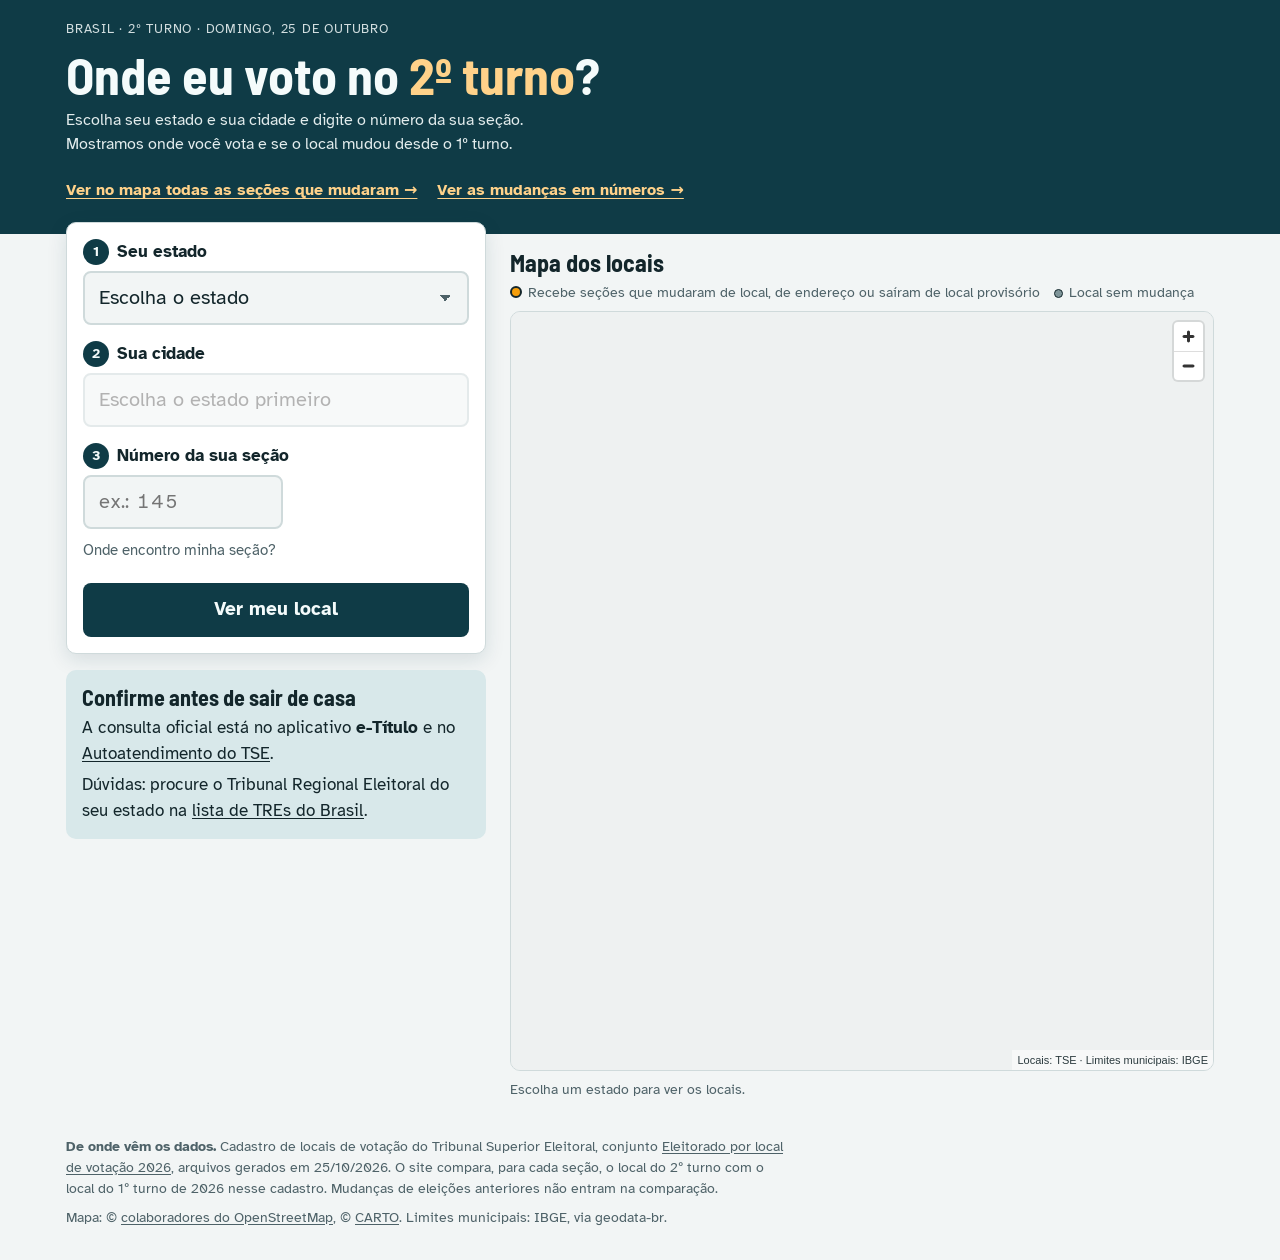
<file: index.html>
<!doctype html>
<html lang="pt-BR">
<head>
<meta charset="utf-8">
<meta name="viewport" content="width=device-width, initial-scale=1, viewport-fit=cover">
<title>Onde voto no 2º turno?</title>
<meta name="description" content="Consulte onde sua seção vota no 2º turno de 25/10/2026, em todo o Brasil e no exterior, e veja se o local mudou desde o 1º turno. Dados do cadastro do TSE.">
<meta name="theme-color" content="#0f3b46">
<link rel="preconnect" href="https://fonts.googleapis.com">
<link rel="preconnect" href="https://fonts.gstatic.com" crossorigin>
<link rel="stylesheet" href="https://fonts.googleapis.com/css2?family=Atkinson+Hyperlegible:wght@400;700&family=Barlow+Semi+Condensed:wght@600;700&display=swap">
<link rel="stylesheet" href="lib/maplibre-gl.css">
<link rel="stylesheet" href="assets/estilo.css?v=2026-10-19g">
</head>
<body>
<header class="topo">
  <div class="faixa">
    <p class="selo">Brasil · 2º turno · domingo, 25 de outubro</p>
    <h1>Onde eu voto no <span>2º turno</span>?</h1>
    <p class="sub">Escolha seu estado e sua cidade e digite o número da sua seção. Mostramos onde você vota e se o local mudou desde o 1º turno.</p>
    <nav class="volta" aria-label="Outras páginas"><a href="mudancas.html">Ver no mapa todas as seções que mudaram →</a> <a href="estatisticas.html">Ver as mudanças em números →</a></nav>
  </div>
</header>

<main class="conteudo">
  <form id="busca" class="busca" autocomplete="off" novalidate>
    <div class="campo">
      <label for="uf"><span class="passo">1</span> Seu estado</label>
      <select id="uf"><option value="">Escolha o estado</option></select>
      <p id="carregando" class="carregando" role="status" hidden></p>
    </div>
    <div class="campo">
      <label for="cidade"><span class="passo">2</span> <span id="rotulo-cidade">Sua cidade</span></label>
      <div class="auto">
        <input id="cidade" type="text" inputmode="search" placeholder="Escolha o estado primeiro" aria-autocomplete="list" aria-controls="sugestoes" aria-expanded="false" enterkeyhint="next" disabled>
        <ul id="sugestoes" class="sugestoes" role="listbox" hidden></ul>
      </div>
      <p id="dica-exterior" class="dica" hidden>No exterior, digite a cidade que aparece no seu título como município. Normalmente é a cidade do consulado ou da embaixada, que pode ser diferente da cidade onde você mora.</p>
    </div>
    <div class="campo">
      <label for="secao"><span class="passo">3</span> Número da sua seção</label>
      <input id="secao" type="text" inputmode="numeric" pattern="[0-9]*" maxlength="4" placeholder="ex.: 145" enterkeyhint="search">
      <details class="ajuda">
        <summary>Onde encontro minha seção?</summary>
        <p>No seu título de eleitor ou no aplicativo e-Título, no campo <b>Seção</b>. A <b>Zona</b> aparece logo ao lado e pode ser pedida se a sua cidade tiver mais de uma zona.</p>
      </details>
    </div>
    <button id="ver" type="submit" class="botao">Ver meu local</button>
    <p id="erro" class="erro" role="alert" hidden></p>
  </form>

  <section id="resultado" class="resultado" aria-live="polite" hidden></section>

  <section id="mapa-bloco" class="mapa-bloco" aria-labelledby="titulo-mapa">
    <div class="mapa-cab">
      <h2 id="titulo-mapa">Mapa dos locais</h2>
      <ul class="legenda">
        <li><span class="pt pt-mud"></span>Recebe seções que mudaram de local, de endereço ou saíram de local provisório</li>
        <li><span class="pt pt-normal"></span>Local sem mudança</li>
      </ul>
    </div>
    <div id="mapa" class="mapa" role="region" aria-label="Mapa dos locais de votação"></div>
    <p class="nota-mapa" id="nota-mapa">Escolha um estado para ver os locais. Toque em um ponto para ver o nome do local e as seções. Os pontos usam as coordenadas do cadastro do TSE e podem estar algumas dezenas de metros fora do lugar exato.</p>
  </section>

  <section id="cidade-lista" class="cidade-lista" hidden></section>

  <aside class="confirme">
    <h2>Confirme antes de sair de casa</h2>
    <p>A consulta oficial está no aplicativo <b>e-Título</b> e no <a href="https://www.tse.jus.br/servicos-eleitorais/autoatendimento-eleitoral" target="_blank" rel="noopener">Autoatendimento do TSE</a>.</p>
    <p id="tre-txt">Dúvidas: procure o Tribunal Regional Eleitoral do seu estado na <a id="tre-link" href="https://www.tse.jus.br/institucional/justica-eleitoral/tres" target="_blank" rel="noopener">lista de TREs do Brasil</a>.</p>
  </aside>
</main>

<footer class="rodape">
  <p><b>De onde vêm os dados.</b> Cadastro de locais de votação do Tribunal Superior Eleitoral, conjunto <a href="https://dadosabertos.tse.jus.br/dataset/eleitorado-2026" target="_blank" rel="noopener">Eleitorado por local de votação 2026</a>, arquivos gerados em <span id="data-tse">—</span>. O site compara, para cada seção, o local do 2º turno com o local do 1º turno de 2026 nesse cadastro. Mudanças de eleições anteriores não entram na comparação.</p>
  <p>Mapa: © <a href="https://www.openstreetmap.org/copyright" target="_blank" rel="noopener">colaboradores do OpenStreetMap</a>, © <a href="https://carto.com/attributions" target="_blank" rel="noopener">CARTO</a>. Limites municipais: IBGE, via geodata-br. <span id="repo-txt" hidden>Código aberto no <a id="link-repo" href="#" target="_blank" rel="noopener">GitHub</a>.</span></p>
</footer>

<script src="lib/maplibre-gl.js"></script>
<script src="assets/app.js?v=2026-10-19g"></script>
</body>
</html>
</file>
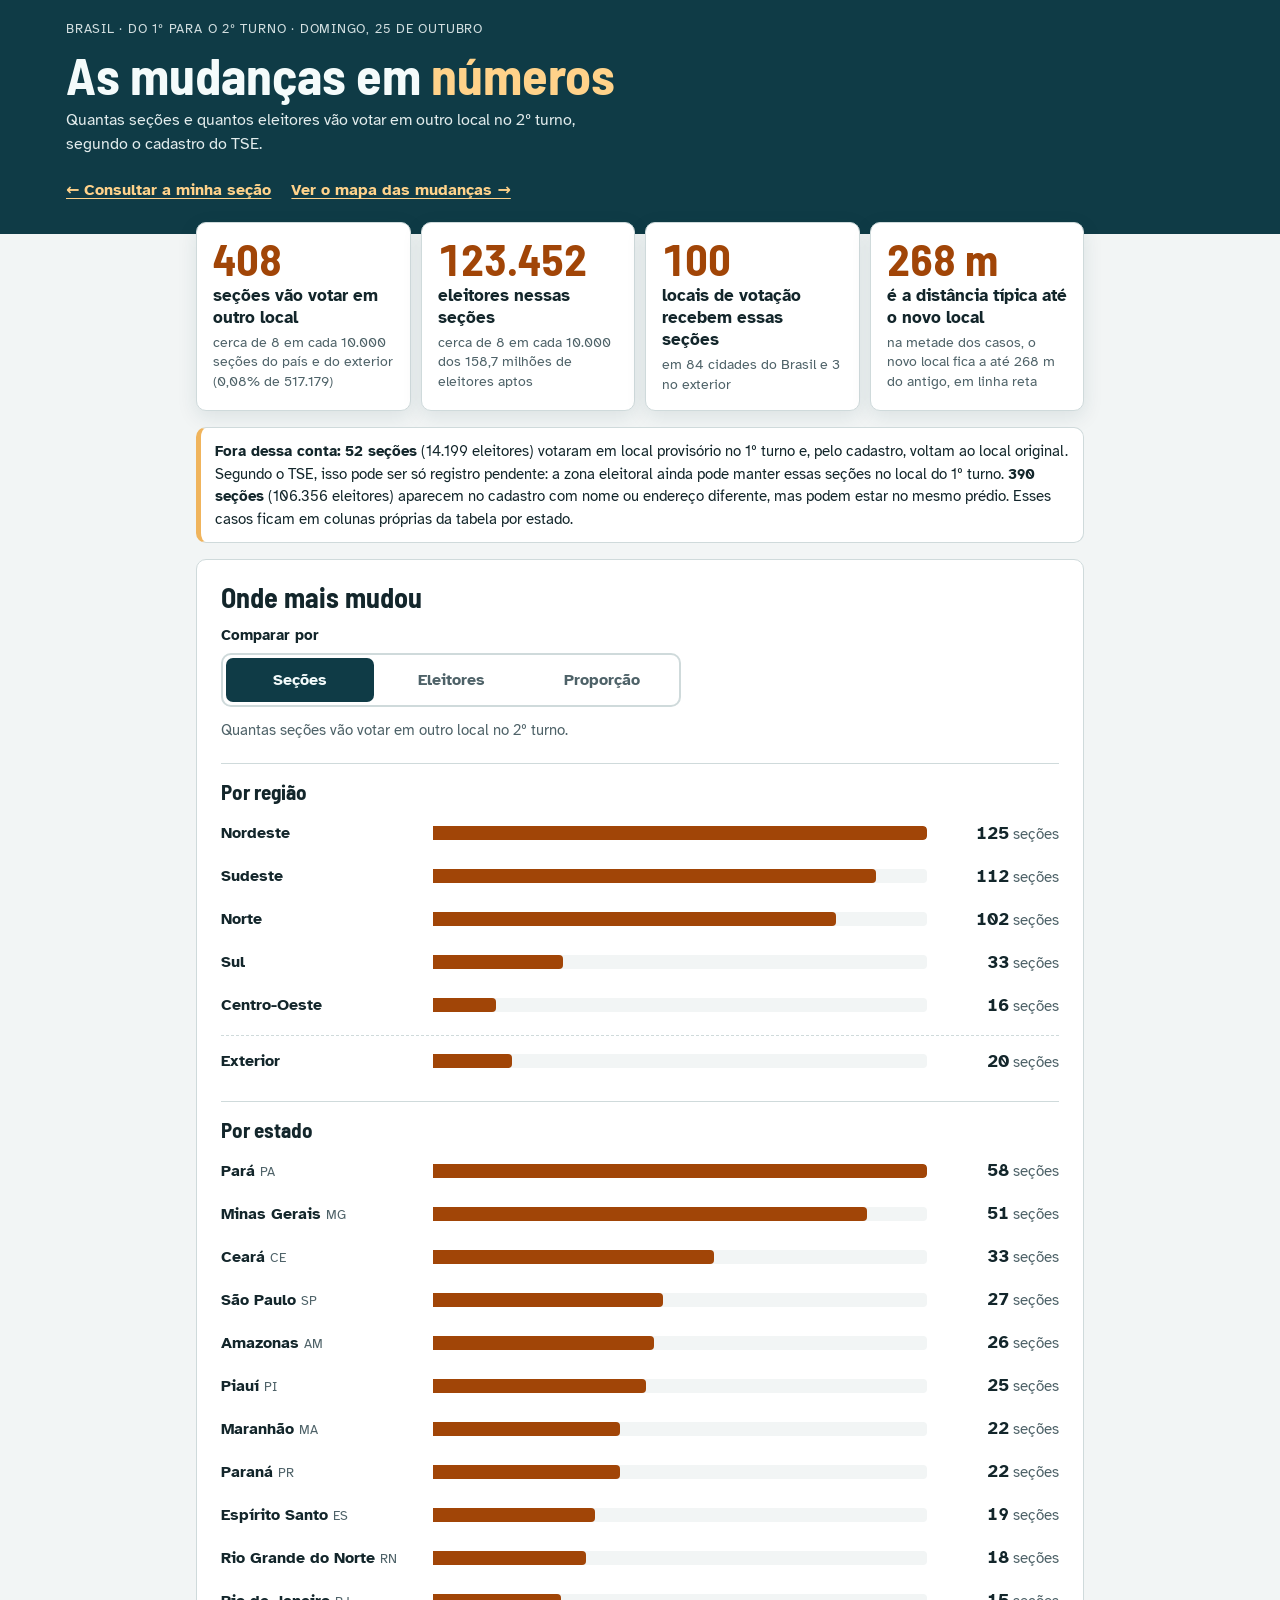
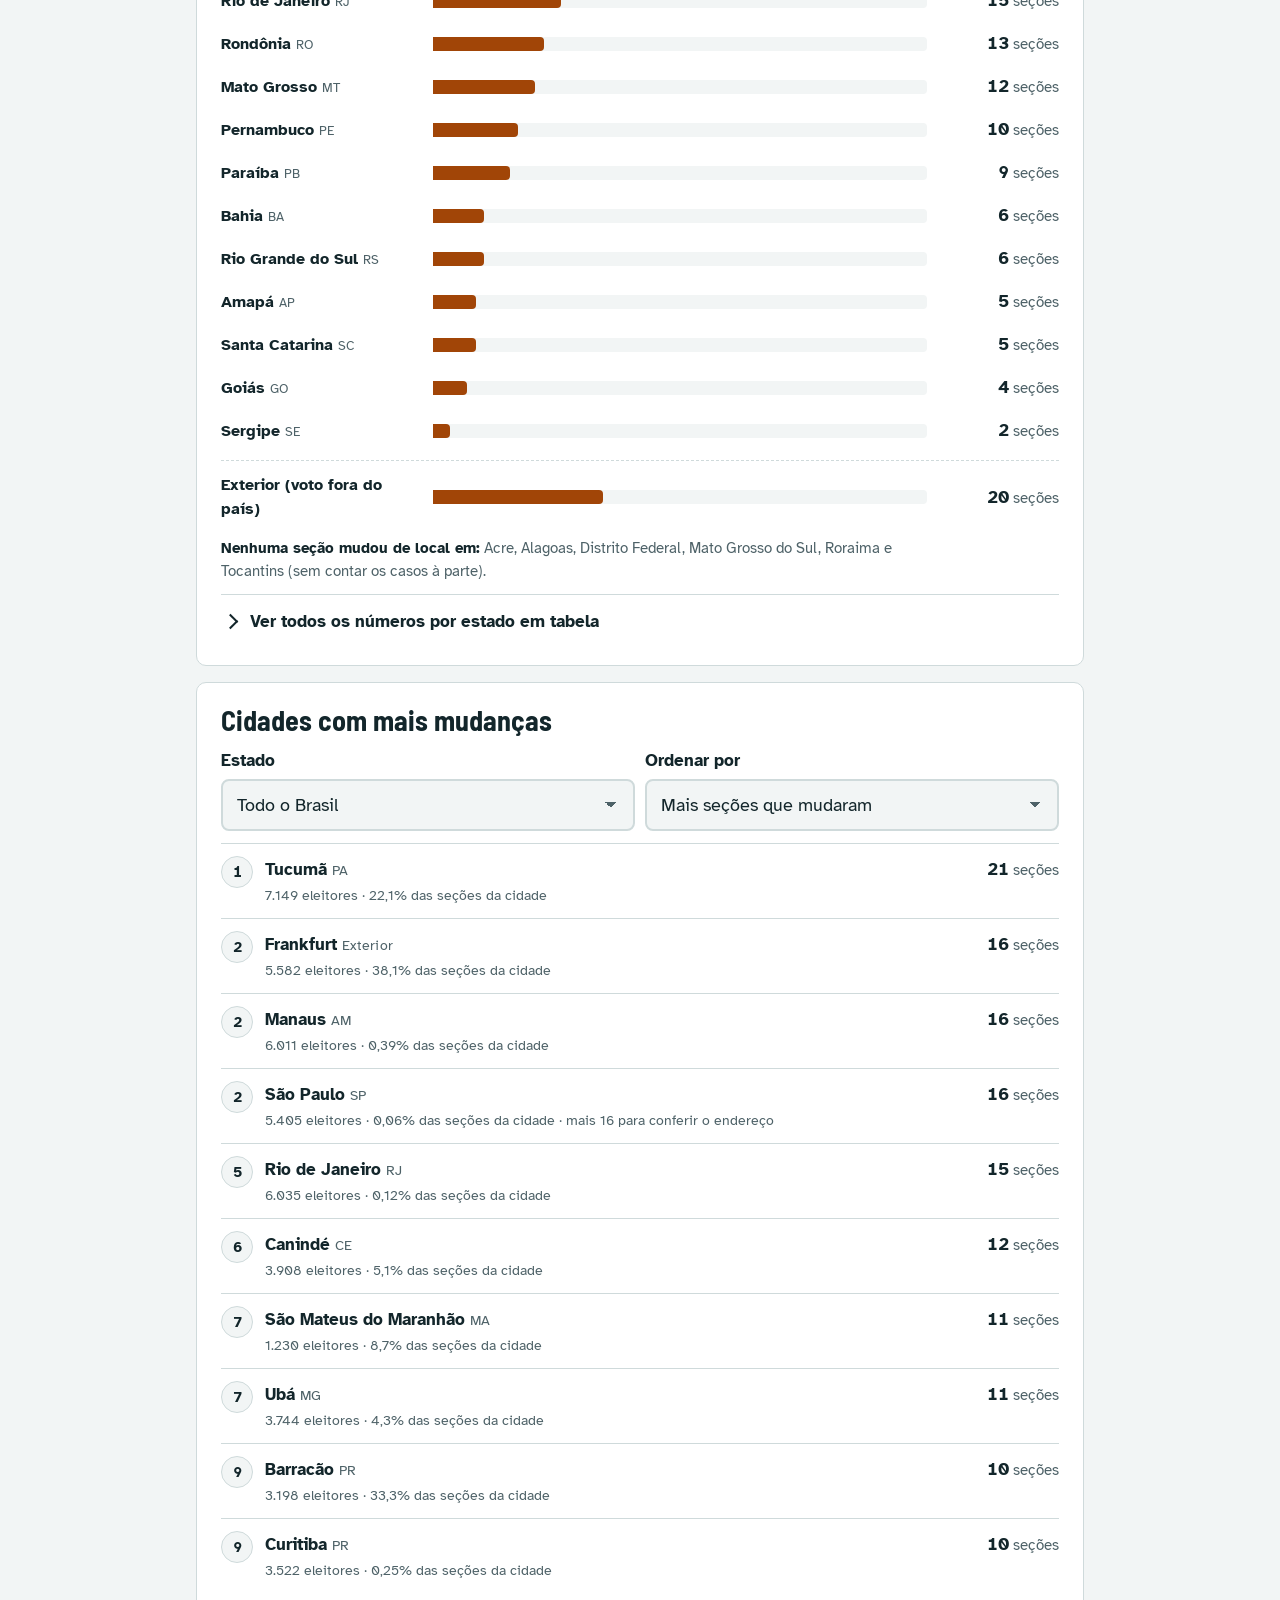
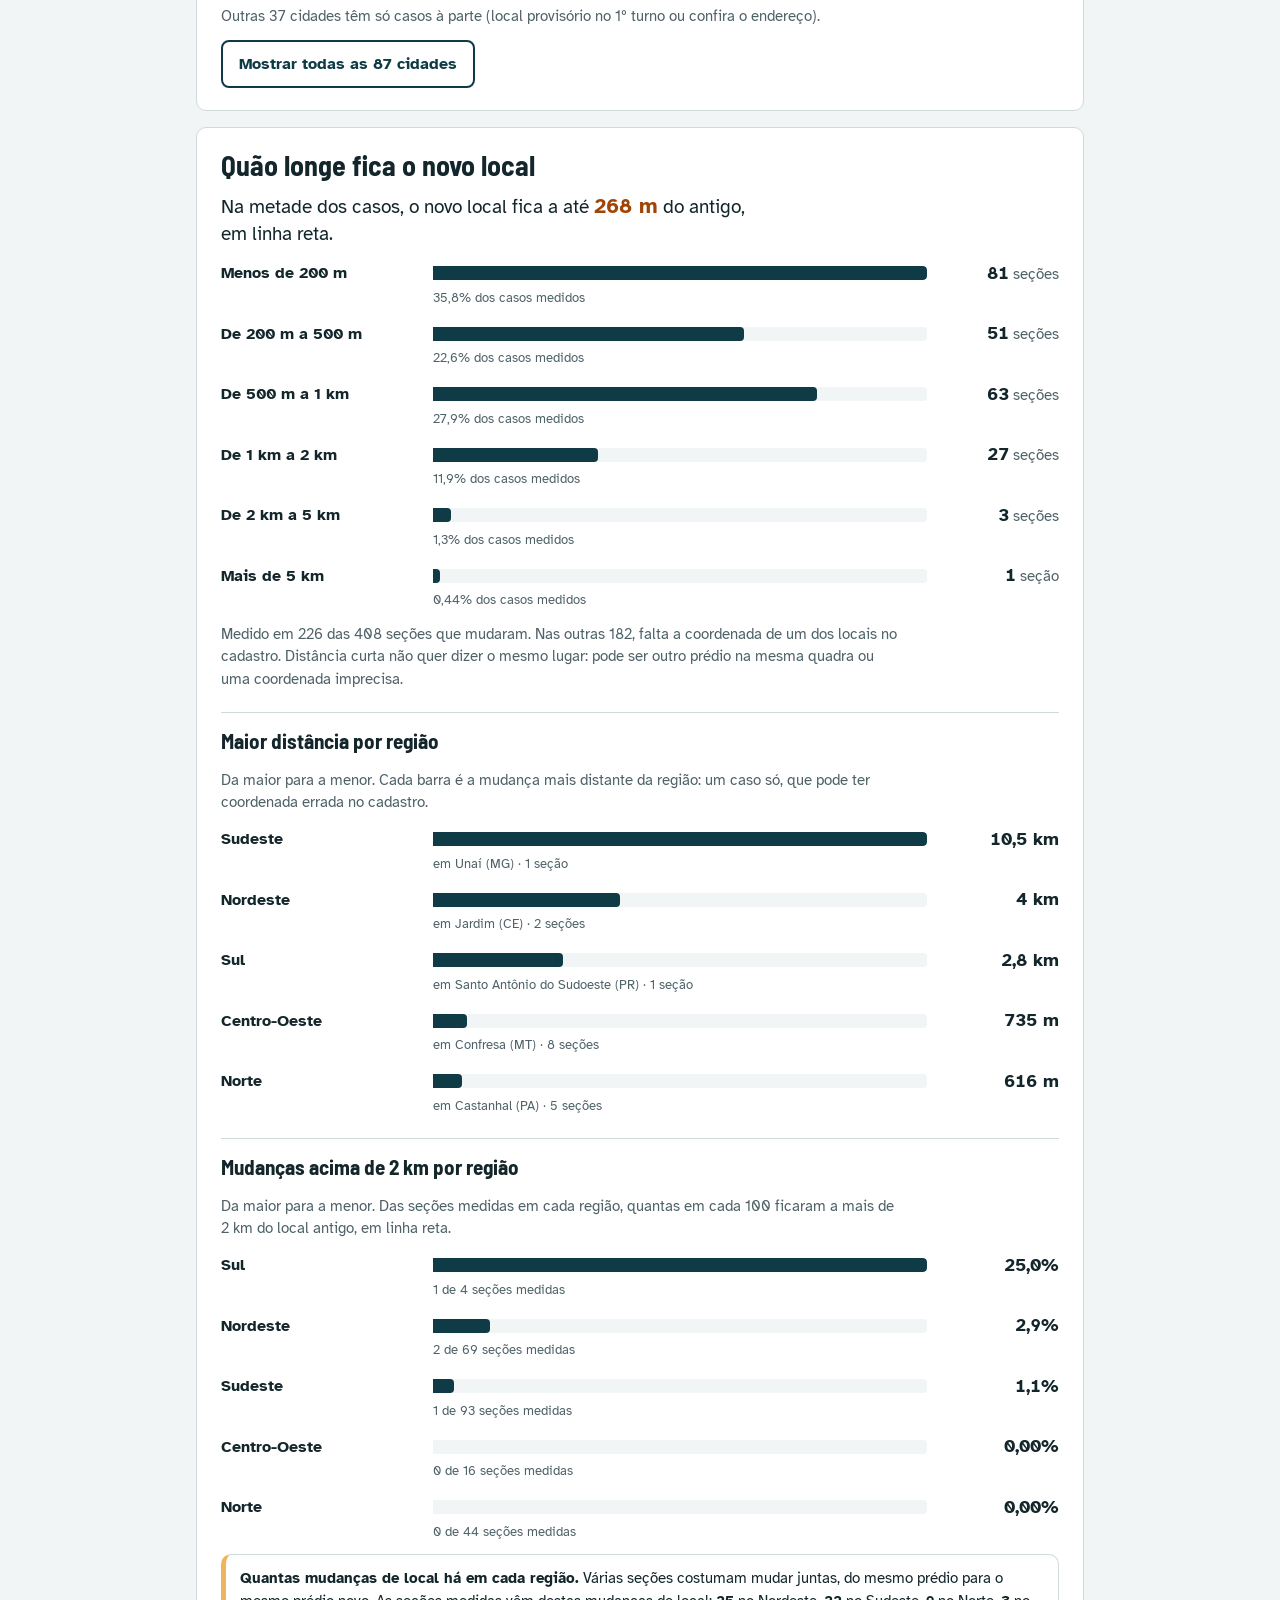
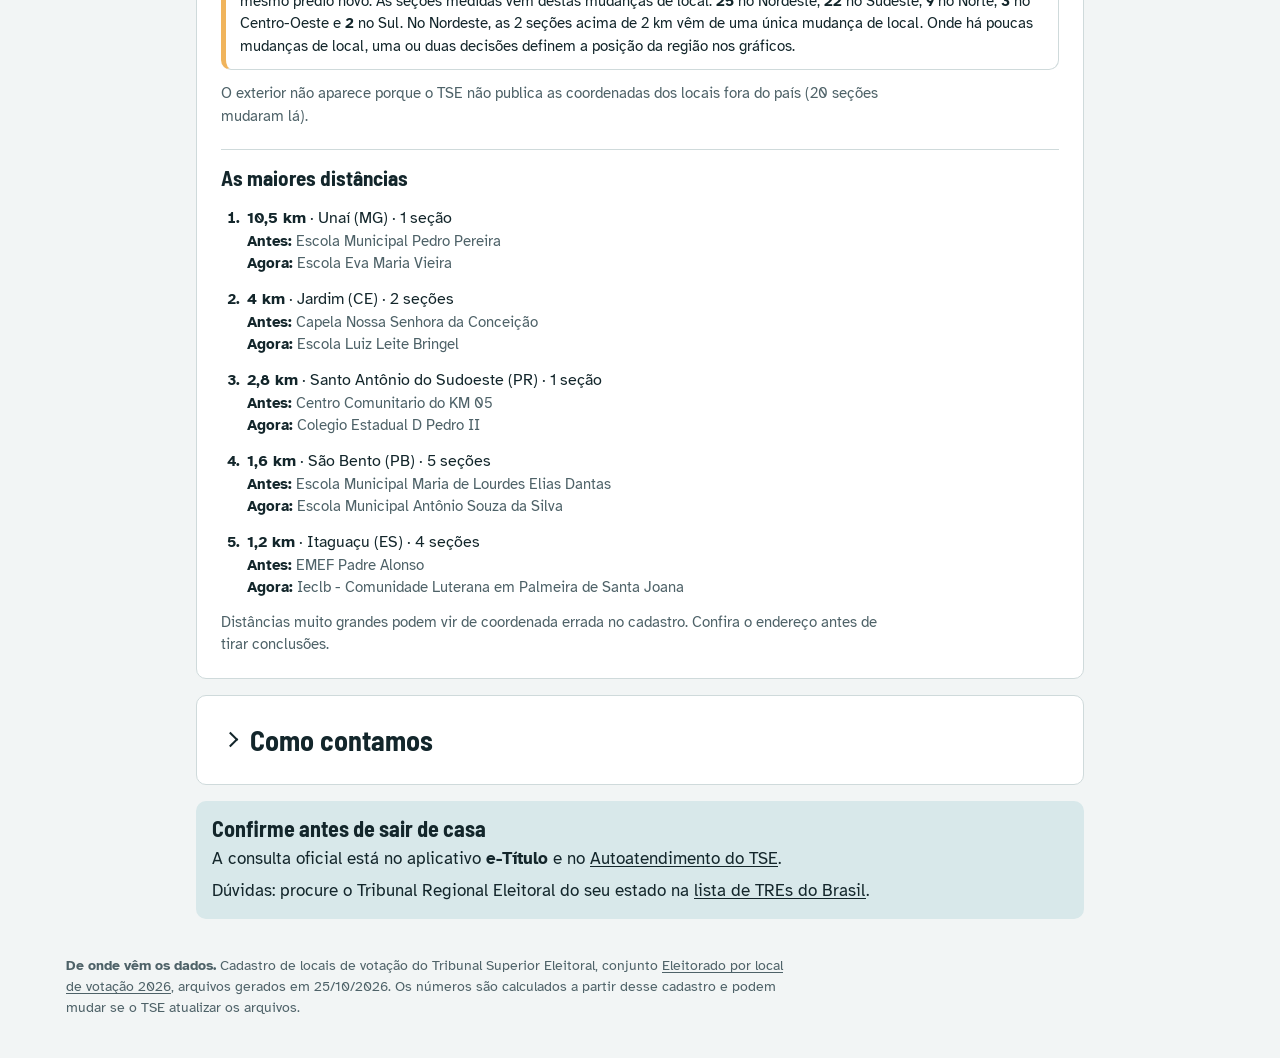
<file: estatisticas.html>
<!doctype html>
<html lang="pt-BR">
<head>
<meta charset="utf-8">
<meta name="viewport" content="width=device-width, initial-scale=1, viewport-fit=cover">
<title>As mudanças em números</title>
<meta name="description" content="Quantas seções e quantos eleitores mudaram de local de votação do 1º para o 2º turno de 2026, por região, estado e cidade. Dados do cadastro do TSE.">
<meta name="theme-color" content="#0f3b46">
<link rel="preconnect" href="https://fonts.googleapis.com">
<link rel="preconnect" href="https://fonts.gstatic.com" crossorigin>
<link rel="stylesheet" href="https://fonts.googleapis.com/css2?family=Atkinson+Hyperlegible:wght@400;700&family=Barlow+Semi+Condensed:wght@600;700&display=swap">
<link rel="stylesheet" href="assets/estilo.css?v=2026-10-19g">
</head>
<body class="pagina-estat">
<header class="topo">
  <div class="faixa">
    <p class="selo">Brasil · do 1º para o 2º turno · domingo, 25 de outubro</p>
    <h1>As mudanças em <span>números</span></h1>
    <p class="sub">Quantas seções e quantos eleitores vão votar em outro local no 2º turno, segundo o cadastro do TSE.</p>
    <nav class="volta" aria-label="Outras páginas"><a href="./">← Consultar a minha seção</a> <a href="mudancas.html">Ver o mapa das mudanças →</a></nav>
  </div>
</header>

<main class="conteudo">
  <p id="erro" class="erro caixa-erro" role="alert" hidden></p>

  <section class="destaques" aria-label="Resumo" id="destaques">
    <p class="carregando" role="status">Carregando os números…</p>
  </section>
  <p class="nota-confira" id="nota-confira" hidden></p>

  <section class="bloco" aria-labelledby="t-onde">
    <h2 id="t-onde">Onde mais mudou</h2>
    <fieldset class="medida">
      <legend>Comparar por</legend>
      <div class="medida-opcoes">
        <label><input type="radio" name="medida" value="sec" checked> <span>Seções</span></label>
        <label><input type="radio" name="medida" value="el"> <span>Eleitores</span></label>
        <label><input type="radio" name="medida" value="pct"> <span>Proporção</span></label>
      </div>
    </fieldset>
    <p class="explica" id="explica-medida" aria-live="polite"></p>

    <h3>Por região</h3>
    <ol class="barras" id="b-regioes"></ol>

    <h3>Por estado</h3>
    <ol class="barras" id="b-ufs"></ol>
    <p class="explica" id="ufs-zero" hidden></p>

    <details class="tabela-det">
      <summary>Ver todos os números por estado em tabela</summary>
      <div class="rolagem" tabindex="0" role="region" aria-label="Tabela por estado (role para os lados)">
        <table id="t-ufs"></table>
      </div>
    </details>
  </section>

  <section class="bloco" aria-labelledby="t-cidades">
    <h2 id="t-cidades">Cidades com mais mudanças</h2>
    <div class="controles">
      <div class="campo">
        <label for="c-uf">Estado</label>
        <select id="c-uf"><option value="">Todo o Brasil</option></select>
      </div>
      <div class="campo">
        <label for="c-ordem">Ordenar por</label>
        <select id="c-ordem">
          <option value="sec">Mais seções que mudaram</option>
          <option value="el">Mais eleitores afetados</option>
          <option value="pct">Maior proporção da cidade</option>
        </select>
      </div>
    </div>
    <p class="explica" id="explica-pct" hidden>Proporção: das seções da cidade, quantas em cada 100 mudaram de local. Em cidades pequenas, poucas seções já dão uma proporção alta.</p>
    <ol class="ranking" id="ranking"></ol>
    <button type="button" class="botao-sec" id="mais-cidades" hidden></button>
  </section>

  <section class="bloco" aria-labelledby="t-dist">
    <h2 id="t-dist">Quão longe fica o novo local</h2>
    <p class="frase-destaque" id="frase-dist"></p>
    <ol class="barras barras-dist" id="b-dist"></ol>
    <p class="explica" id="explica-dist"></p>

    <h3>Maior distância por região</h3>
    <p class="explica">Da maior para a menor. Cada barra é a mudança mais distante da região: um caso só, que pode ter coordenada errada no cadastro.</p>
    <ol class="barras barras-dist" id="b-dist-reg"></ol>

    <h3>Mudanças acima de 2 km por região</h3>
    <p class="explica">Da maior para a menor. Das seções medidas em cada região, quantas em cada 100 ficaram a mais de 2 km do local antigo, em linha reta.</p>
    <ol class="barras barras-dist" id="b-dist-2km"></ol>
    <p class="nota-confira" id="mudancas-reg" hidden></p>
    <p class="explica" id="explica-dist-reg"></p>

    <h3>As maiores distâncias</h3>
    <ol class="maiores" id="maiores"></ol>
    <p class="explica">Distâncias muito grandes podem vir de coordenada errada no cadastro. Confira o endereço antes de tirar conclusões.</p>
  </section>

  <details class="bloco metodo">
    <summary><h2>Como contamos</h2></summary>
    <ul>
      <li><b>Mudou de local:</b> o local da seção no 2º turno é outro em relação ao 1º turno de 2026, no cadastro do TSE. É a mesma regra da página de consulta.</li>
      <li><b>Confira o endereço:</b> o cadastro mostra nome ou endereço diferente para o local, que pode ser o mesmo prédio. Essas seções são contadas à parte e não entram nos números de "mudou".</li>
      <li><b>Local provisório no 1º turno:</b> a seção votou em local provisório no 1º turno e o cadastro a devolve ao local original no 2º. Segundo nota do TSE de 19/10/2026, isso pode ser só registro pendente: a zona eleitoral ainda pode manter a seção no local do 1º turno. Esses casos são contados à parte e não entram nos números de "mudou" nem nas distâncias.</li>
      <li><b>Eleitores:</b> eleitores aptos vinculados a cada seção (campo QT_ELEITOR_SECAO do TSE), o mesmo número nos dois turnos. Não inclui ajustes de voto em trânsito.</li>
      <li><b>Proporção:</b> seções que mudaram divididas pelo total de seções da região, do estado ou da cidade.</li>
      <li><b>Seções agregadas:</b> votam no local da seção principal e seguem a situação desse local, com os próprios eleitores.</li>
      <li><b>Distância:</b> linha reta entre as coordenadas do cadastro nos dois turnos, não o caminho pelas ruas. Coordenadas que caem a mais de 1 km fora do próprio município são descartadas, e essas seções ficam sem distância.</li>
      <li><b>Regiões:</b> grandes regiões do IBGE. O voto no exterior aparece à parte, e lá "cidade" é a cidade do consulado ou da embaixada.</li>
    </ul>
  </details>

  <aside class="confirme">
    <h2>Confirme antes de sair de casa</h2>
    <p>A consulta oficial está no aplicativo <b>e-Título</b> e no <a href="https://www.tse.jus.br/servicos-eleitorais/autoatendimento-eleitoral" target="_blank" rel="noopener">Autoatendimento do TSE</a>.</p>
    <p>Dúvidas: procure o Tribunal Regional Eleitoral do seu estado na <a href="https://www.tse.jus.br/institucional/justica-eleitoral/tres" target="_blank" rel="noopener">lista de TREs do Brasil</a>.</p>
  </aside>
</main>

<footer class="rodape">
  <p><b>De onde vêm os dados.</b> Cadastro de locais de votação do Tribunal Superior Eleitoral, conjunto <a href="https://dadosabertos.tse.jus.br/dataset/eleitorado-2026" target="_blank" rel="noopener">Eleitorado por local de votação 2026</a>, arquivos gerados em <span id="data-tse">—</span>. Os números são calculados a partir desse cadastro e podem mudar se o TSE atualizar os arquivos.</p>
  <p><span id="repo-txt" hidden>Código aberto no <a id="link-repo" href="#" target="_blank" rel="noopener">GitHub</a>.</span></p>
</footer>

<script src="assets/estatisticas.js?v=2026-10-19g"></script>
</body>
</html>
</file>
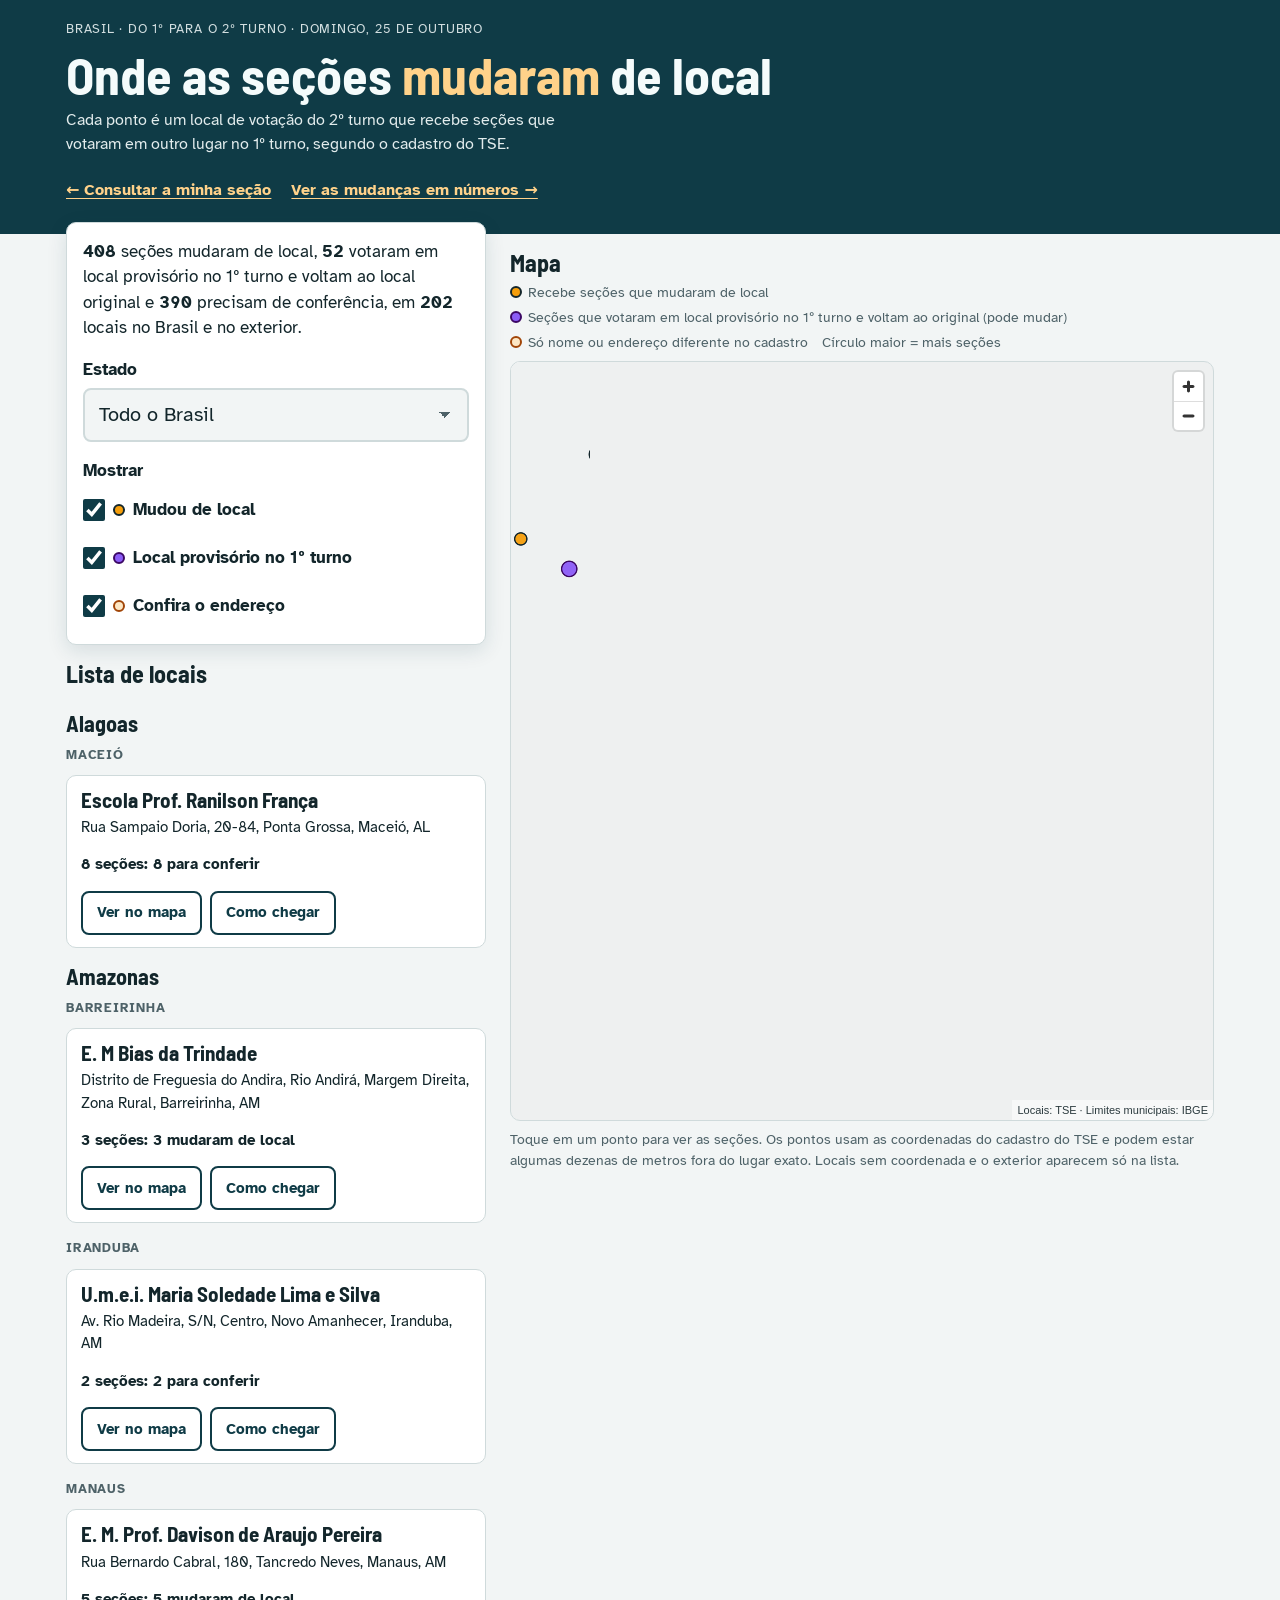
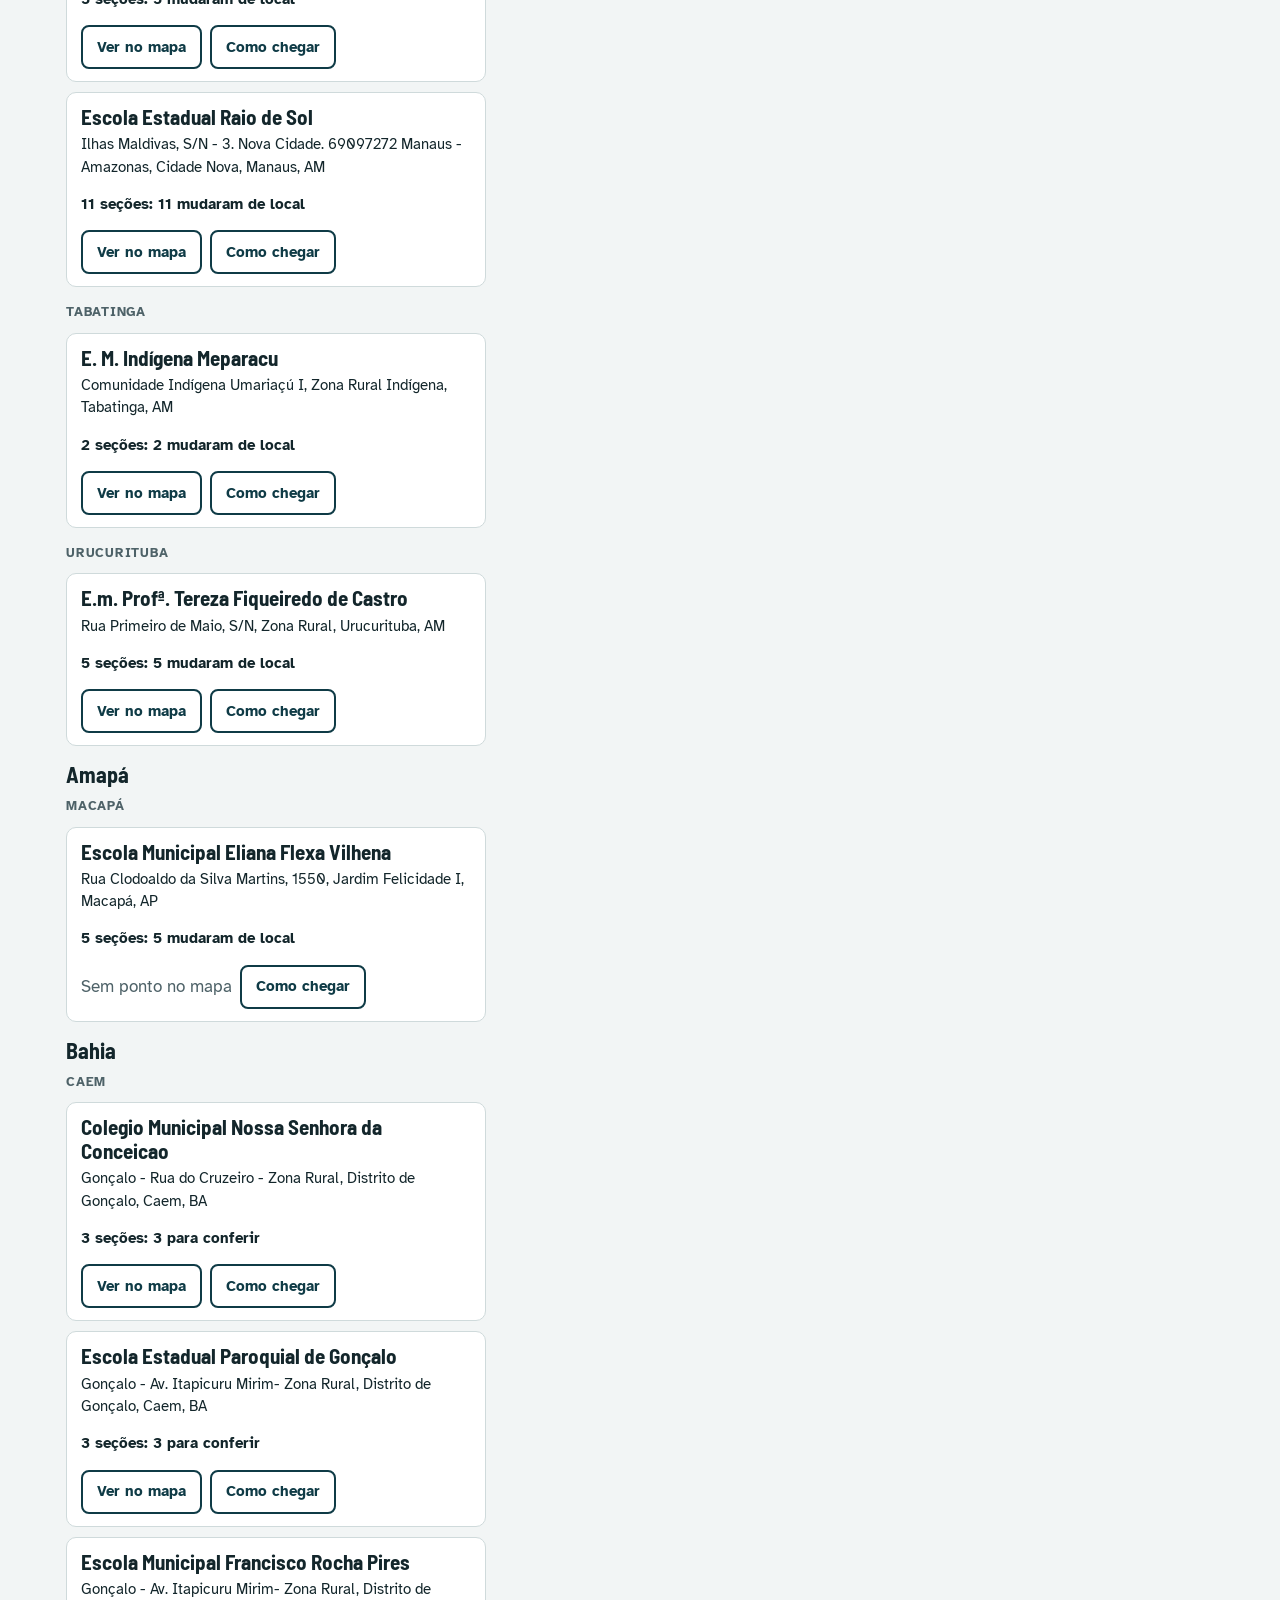
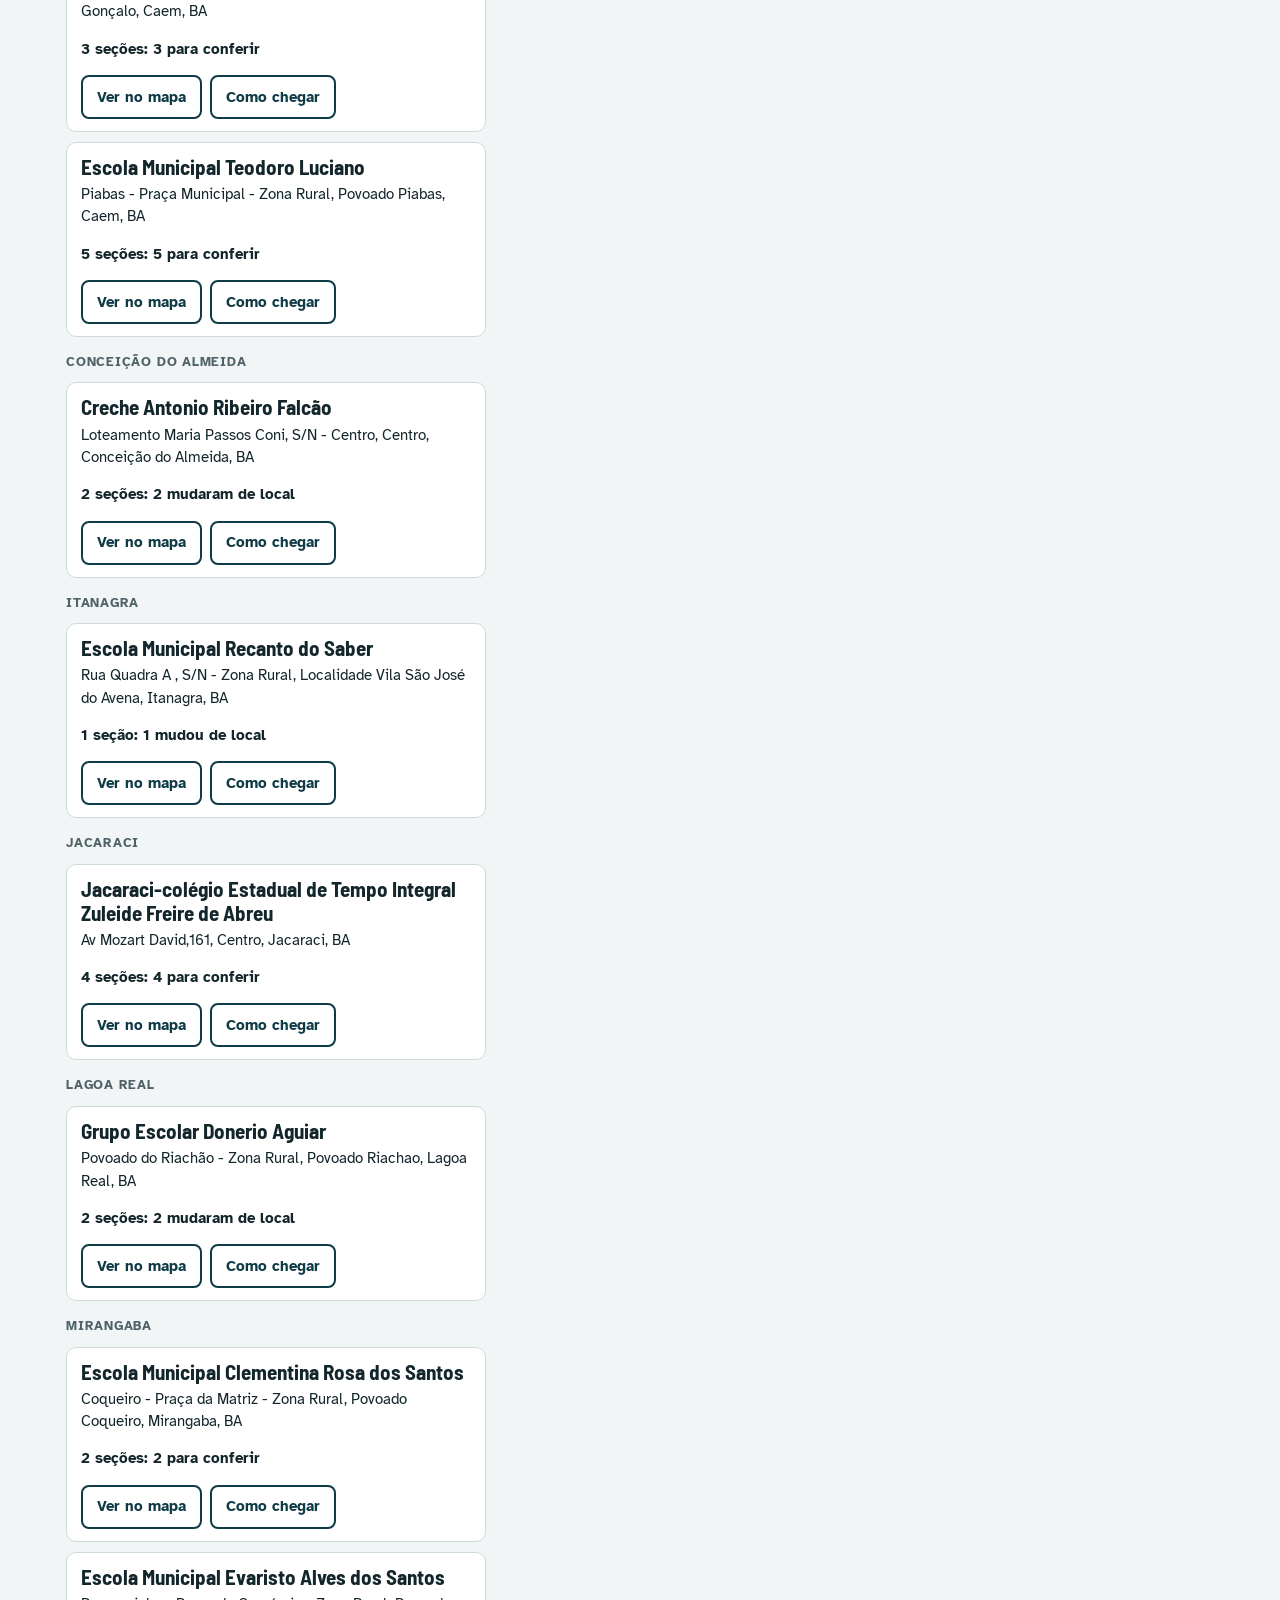
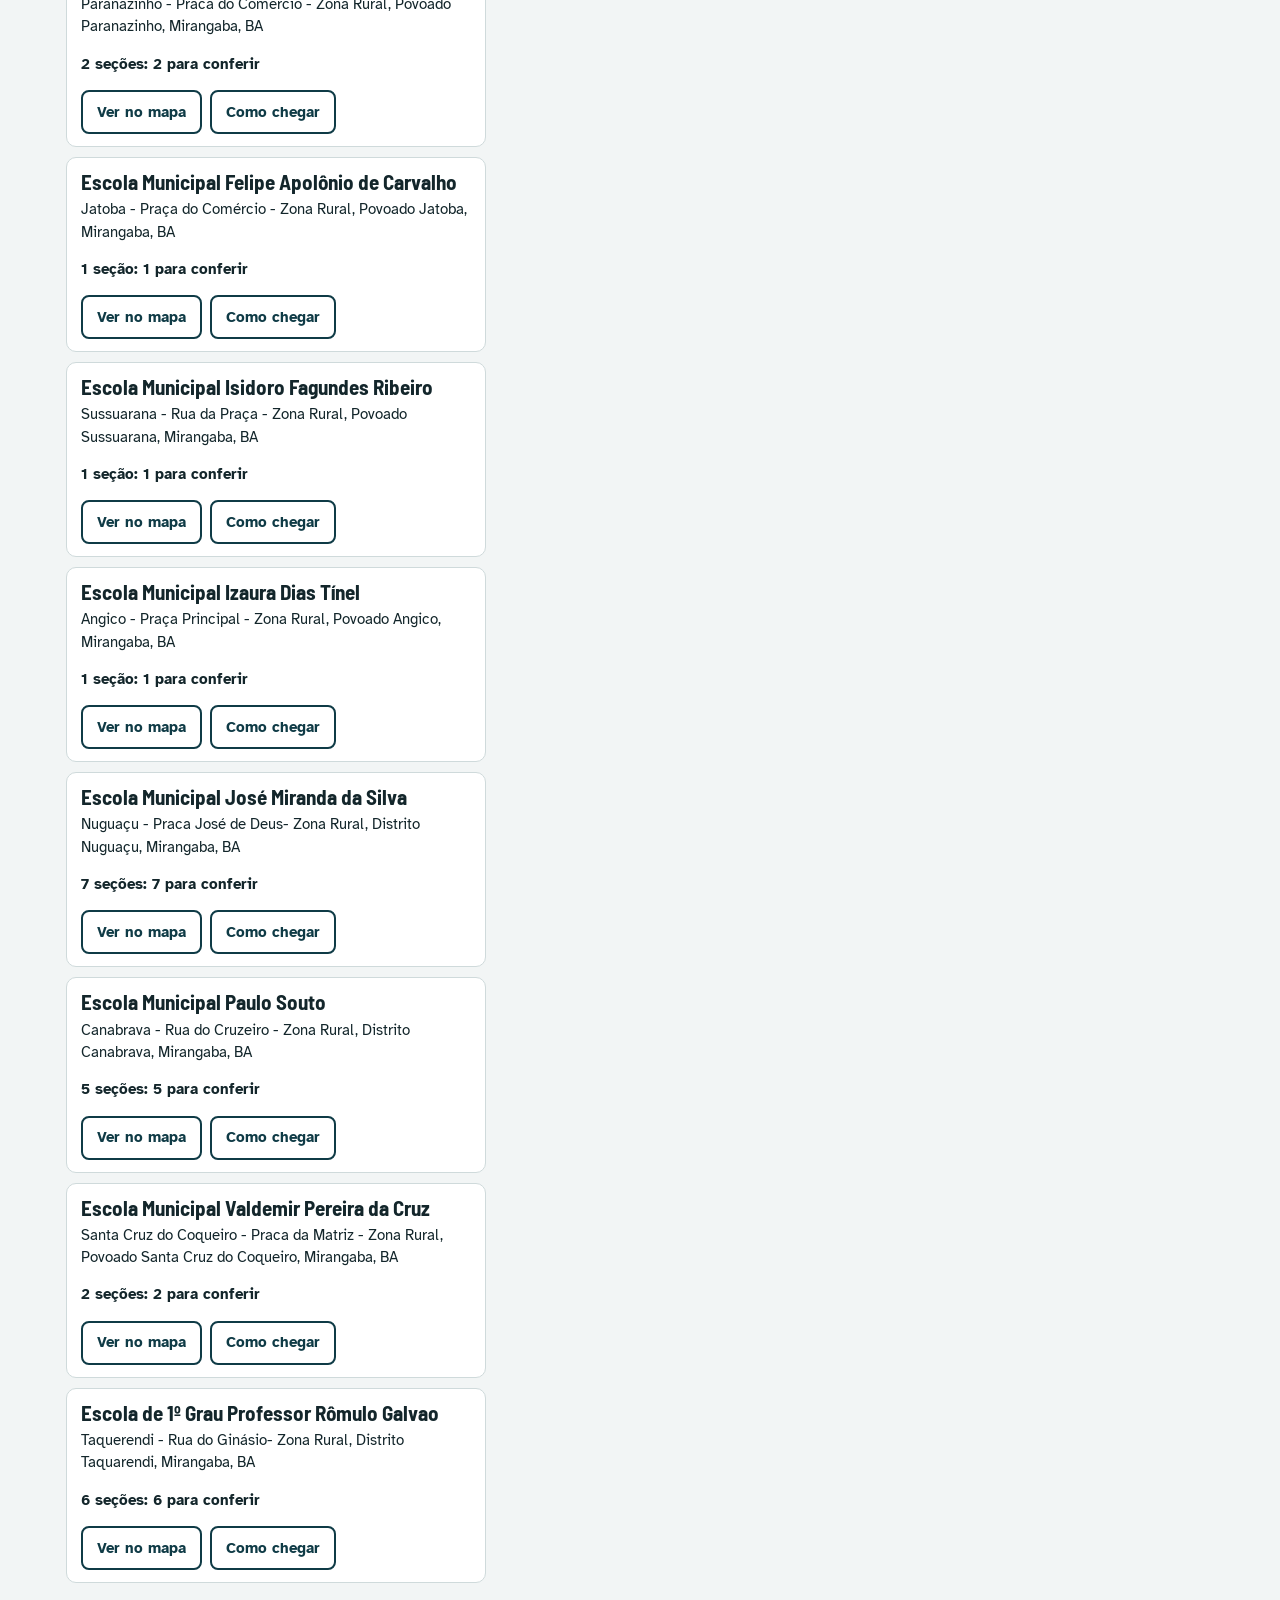
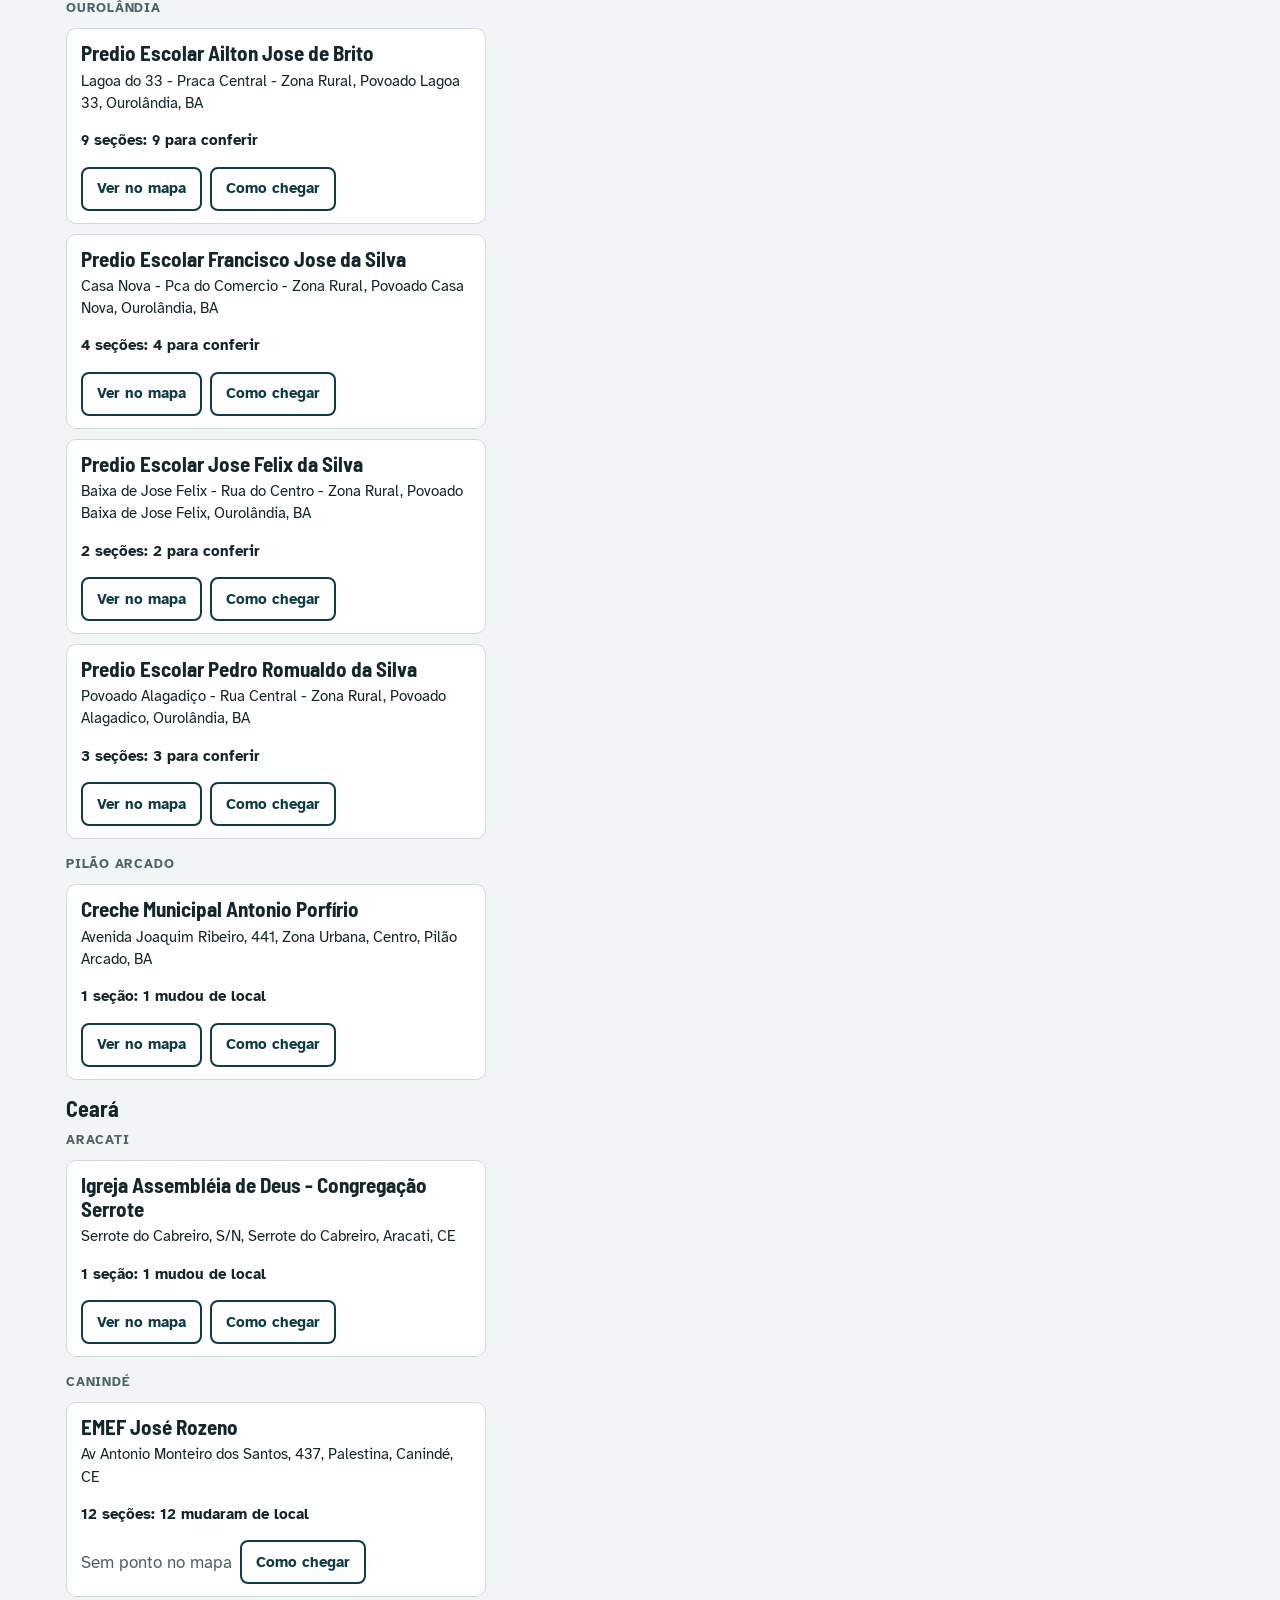
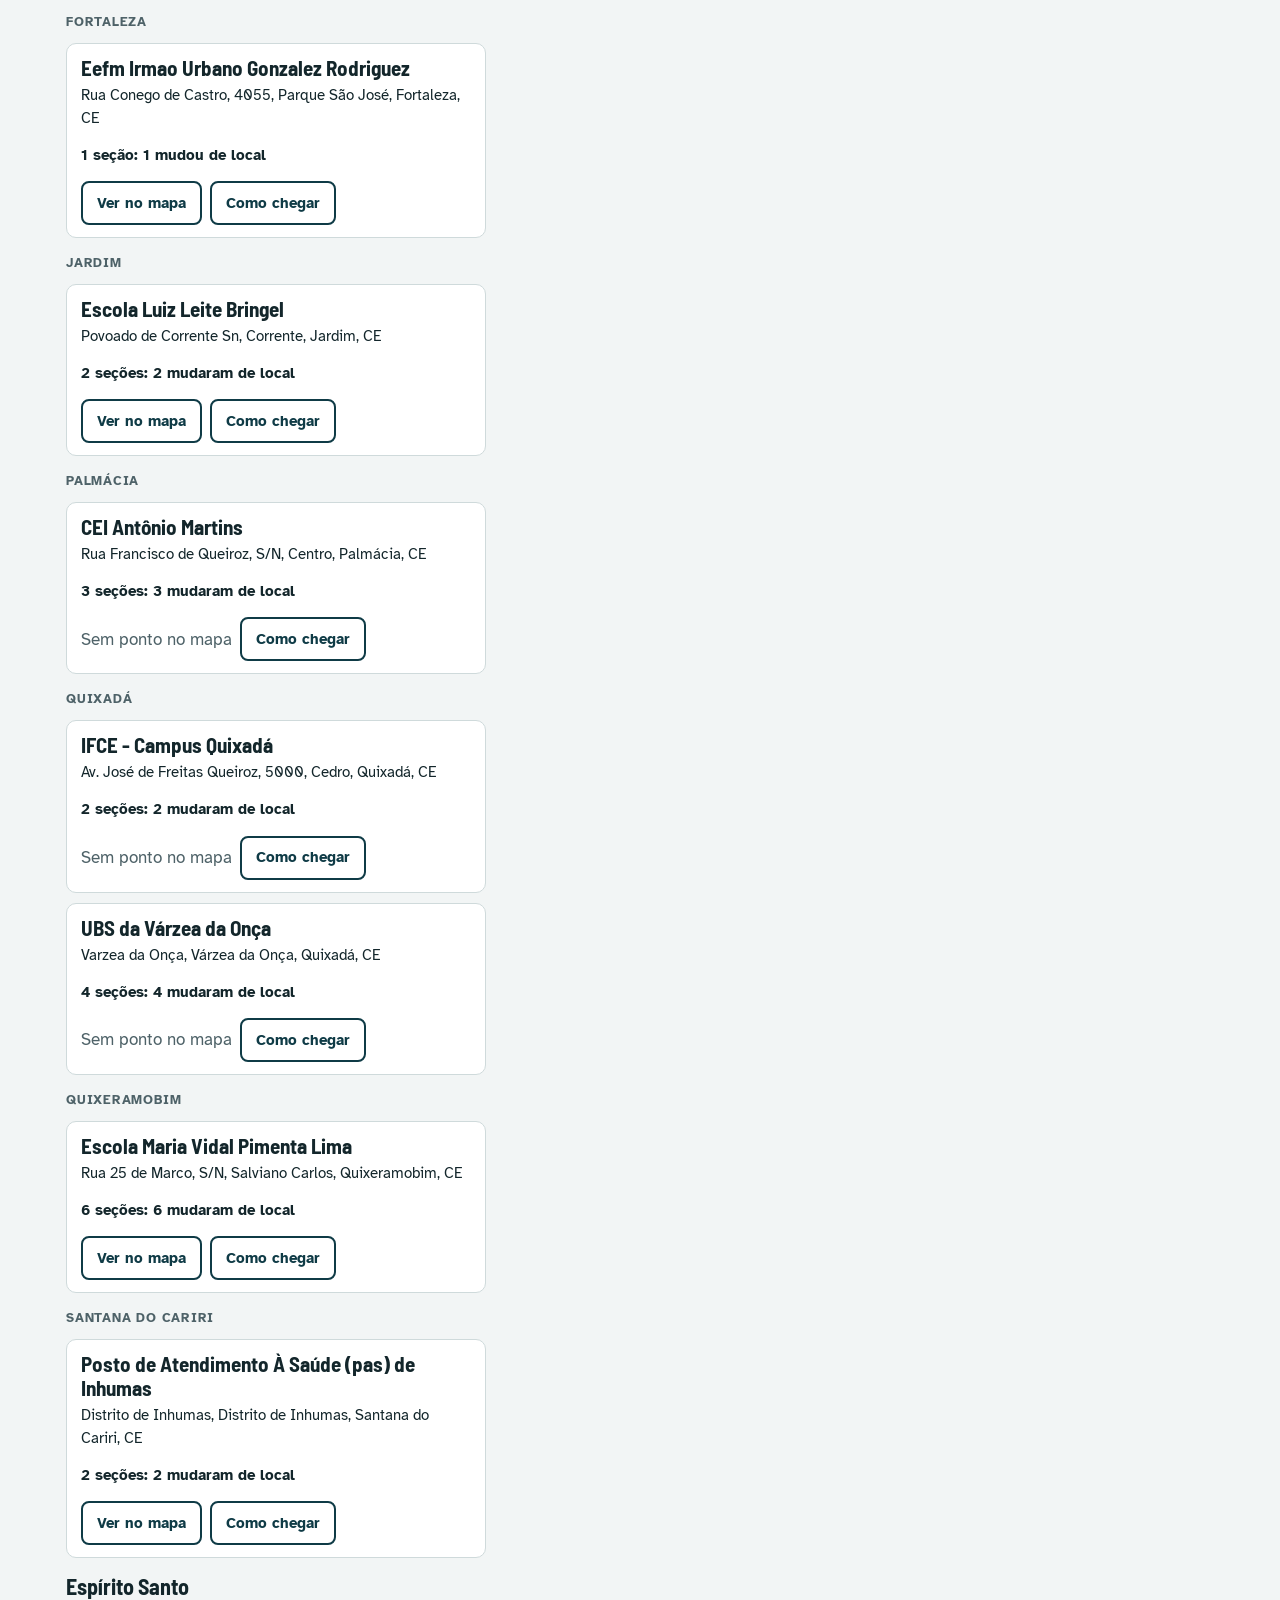
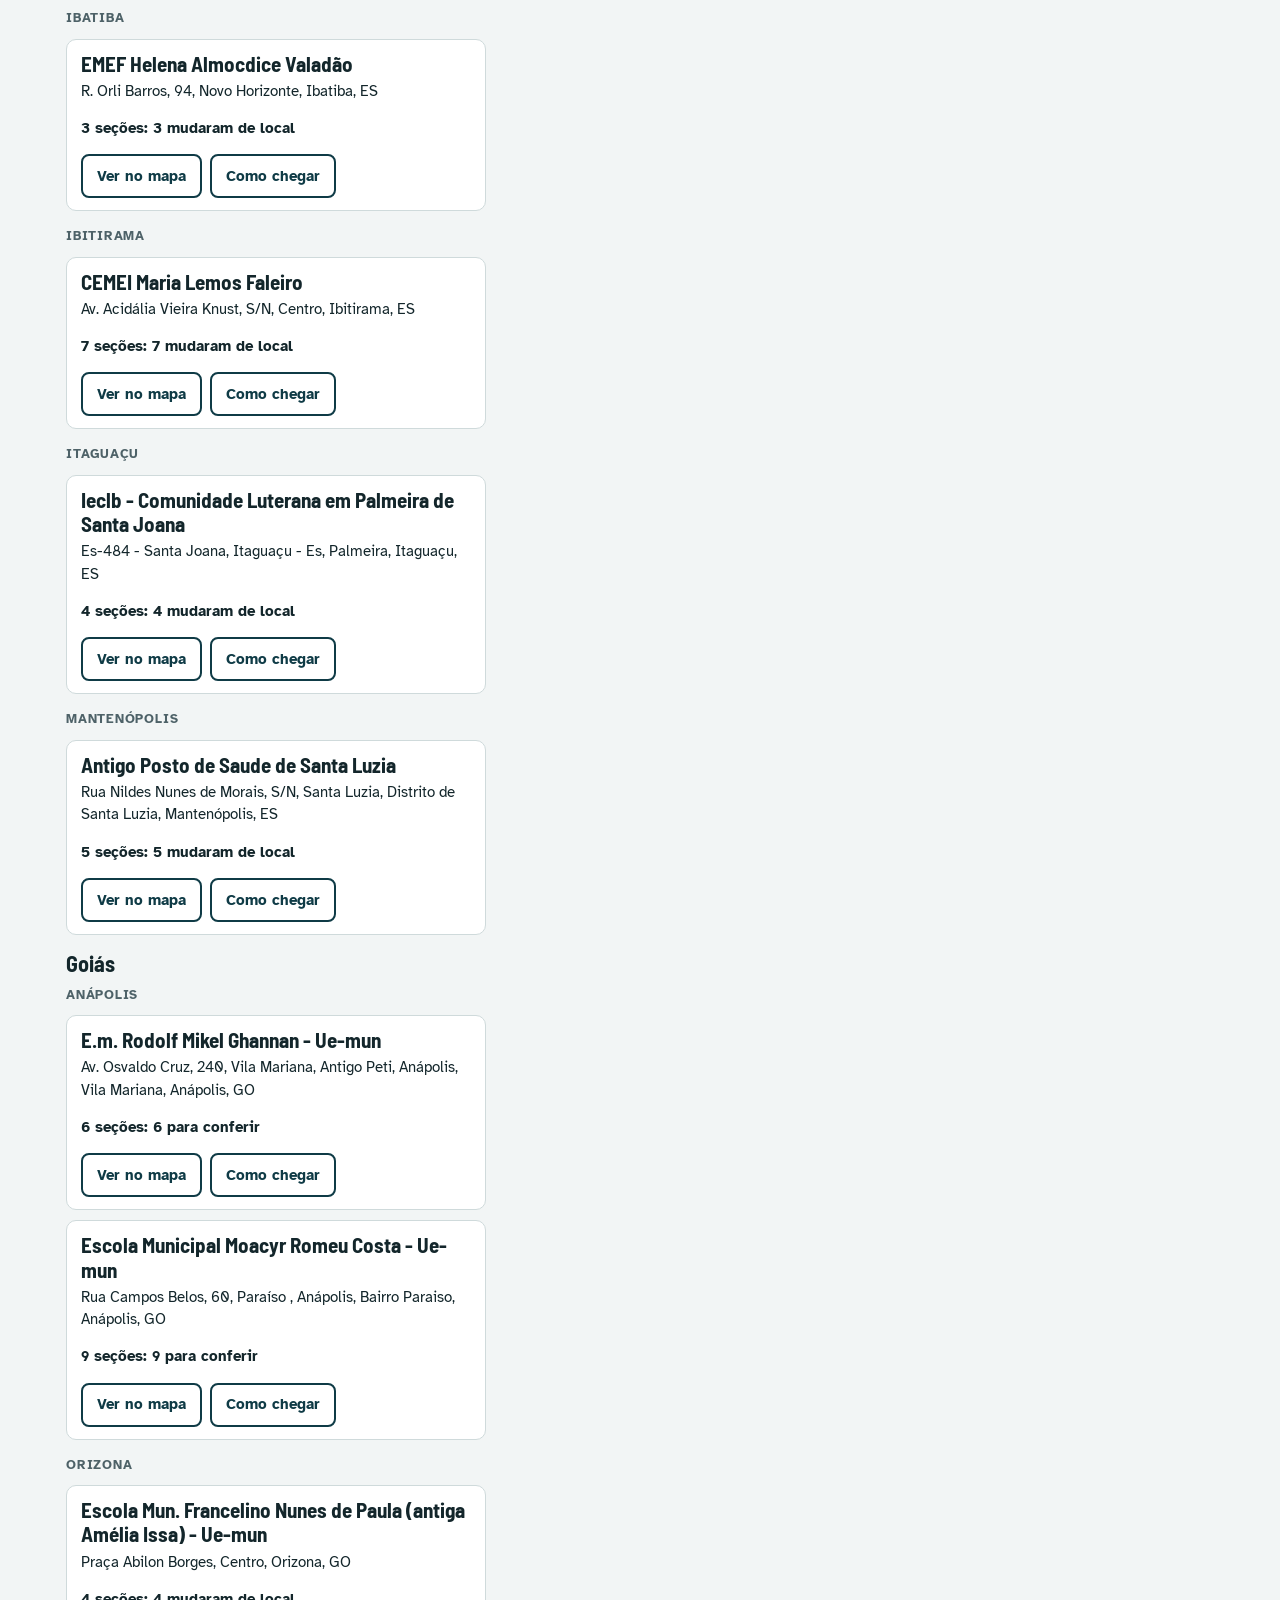
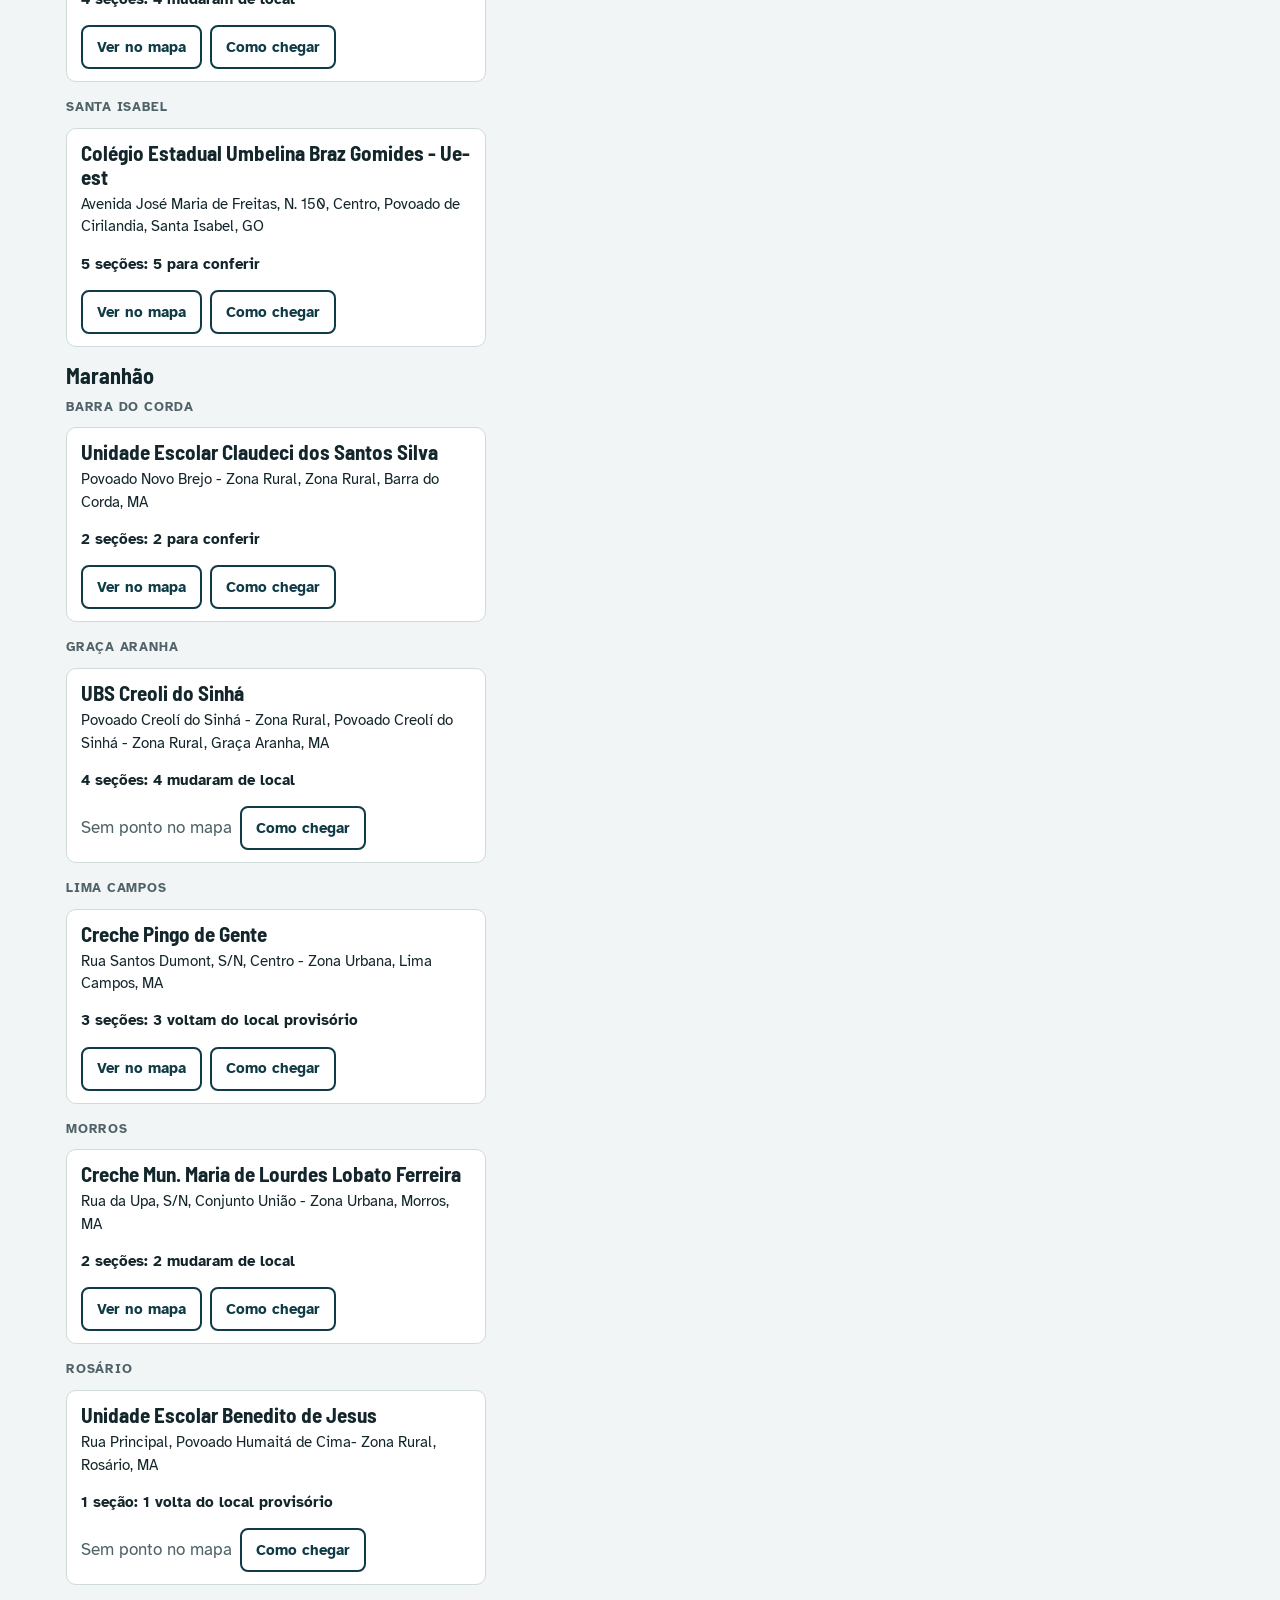
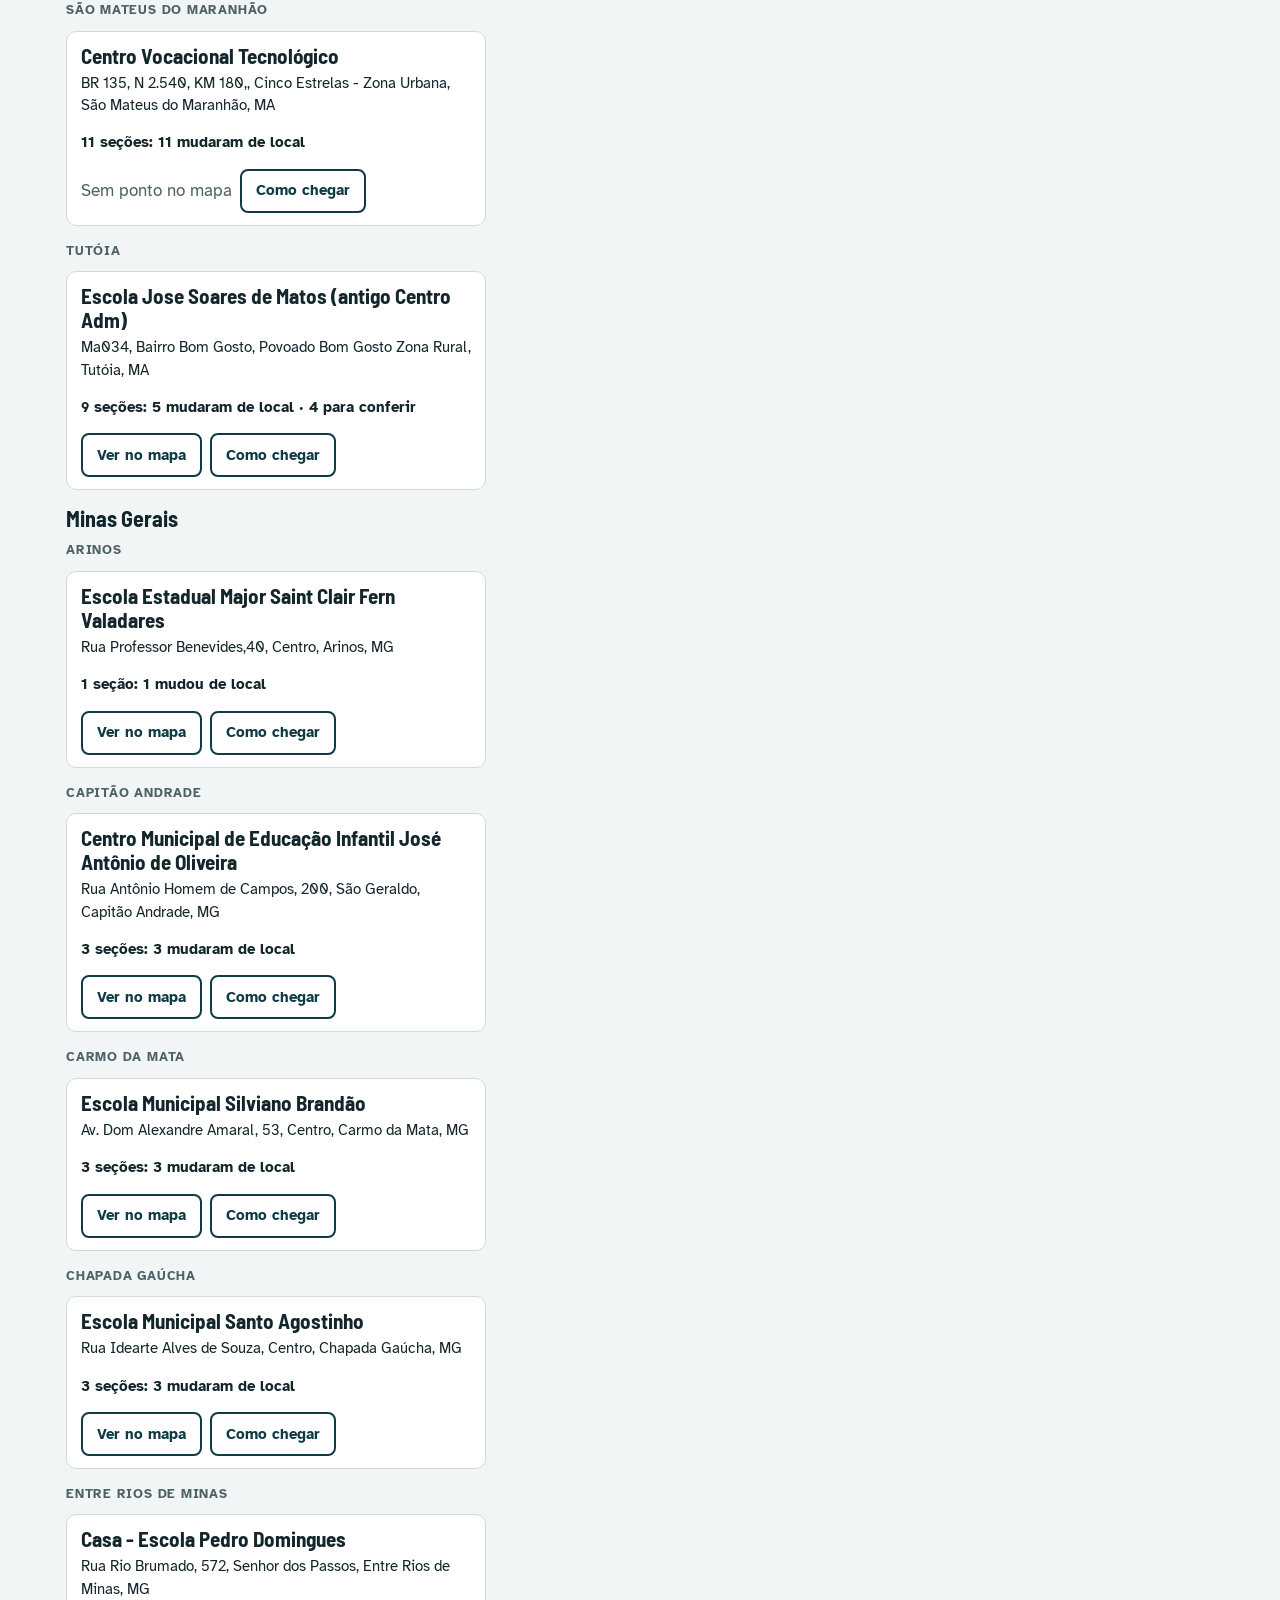
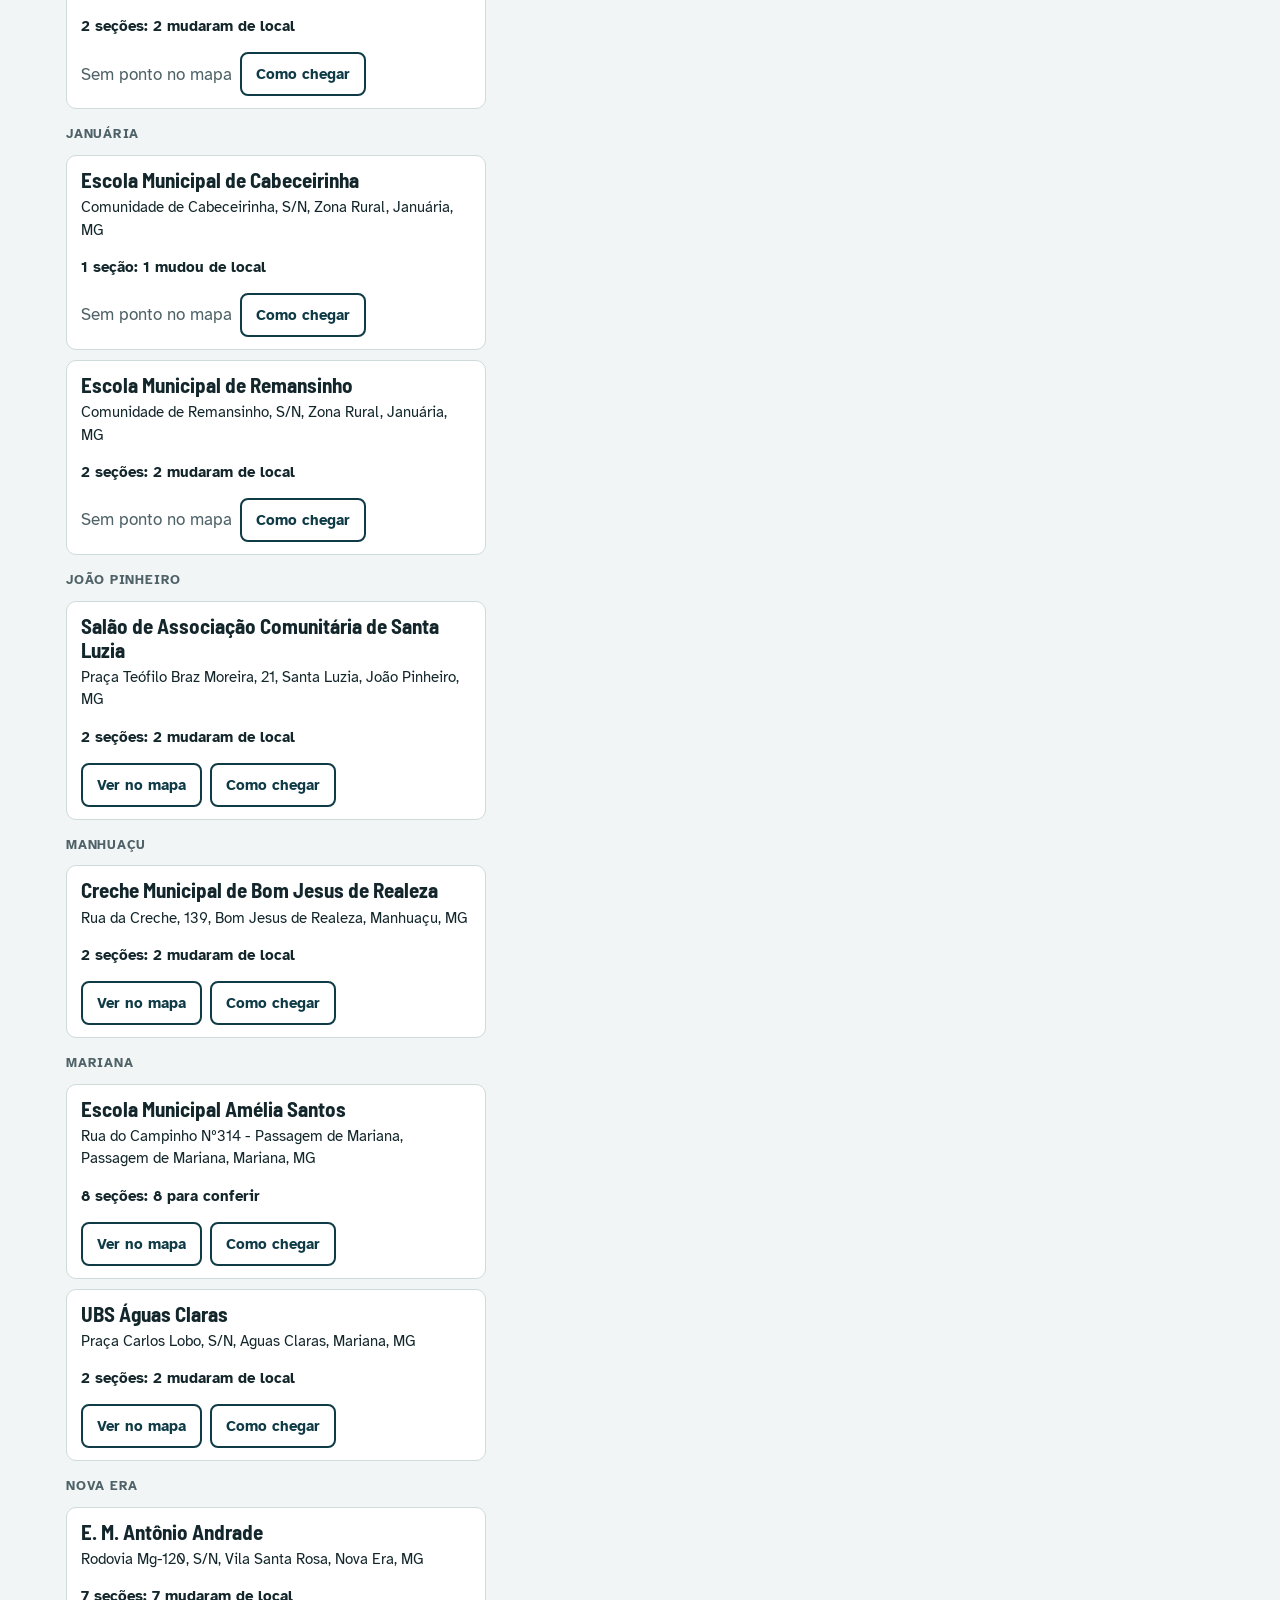
<file: mudancas.html>
<!doctype html>
<html lang="pt-BR">
<head>
<meta charset="utf-8">
<meta name="viewport" content="width=device-width, initial-scale=1, viewport-fit=cover">
<title>Onde as seções mudaram de local</title>
<meta name="description" content="Mapa dos locais de votação que recebem, no 2º turno de 25/10/2026, seções que votaram em outro lugar no 1º turno. Dados do cadastro do TSE.">
<meta name="theme-color" content="#0f3b46">
<link rel="preconnect" href="https://fonts.googleapis.com">
<link rel="preconnect" href="https://fonts.gstatic.com" crossorigin>
<link rel="stylesheet" href="https://fonts.googleapis.com/css2?family=Atkinson+Hyperlegible:wght@400;700&family=Barlow+Semi+Condensed:wght@600;700&display=swap">
<link rel="stylesheet" href="lib/maplibre-gl.css">
<link rel="stylesheet" href="assets/estilo.css?v=2026-10-19g">
</head>
<body class="pagina-mudancas">
<header class="topo">
  <div class="faixa">
    <p class="selo">Brasil · do 1º para o 2º turno · domingo, 25 de outubro</p>
    <h1>Onde as seções <span>mudaram</span> de local</h1>
    <p class="sub">Cada ponto é um local de votação do 2º turno que recebe seções que votaram em outro lugar no 1º turno, segundo o cadastro do TSE.</p>
    <nav class="volta" aria-label="Outras páginas"><a href="./">← Consultar a minha seção</a> <a href="estatisticas.html">Ver as mudanças em números →</a></nav>
  </div>
</header>

<main class="conteudo">
  <section class="busca filtros" aria-label="Filtros">
    <p class="resumo" id="resumo">Carregando as mudanças…</p>
    <div class="campo">
      <label for="f-uf">Estado</label>
      <select id="f-uf"><option value="">Todo o Brasil</option></select>
    </div>
    <fieldset class="campo situacoes">
      <legend>Mostrar</legend>
      <label class="opcao"><input type="checkbox" id="f-mudou" checked> <span class="pt pt-mud"></span> Mudou de local</label>
      <label class="opcao"><input type="checkbox" id="f-volta" checked> <span class="pt pt-volta"></span> Local provisório no 1º turno</label>
      <label class="opcao"><input type="checkbox" id="f-confira" checked> <span class="pt pt-conf"></span> Confira o endereço</label>
    </fieldset>
    <p id="erro" class="erro" role="alert" hidden></p>
  </section>

  <section id="mapa-bloco" class="mapa-bloco" aria-labelledby="titulo-mapa">
    <div class="mapa-cab">
      <h2 id="titulo-mapa">Mapa</h2>
      <ul class="legenda">
        <li><span class="pt pt-mud"></span>Recebe seções que mudaram de local</li>
        <li><span class="pt pt-volta"></span>Seções que votaram em local provisório no 1º turno e voltam ao original (pode mudar)</li>
        <li><span class="pt pt-conf"></span>Só nome ou endereço diferente no cadastro</li>
        <li>Círculo maior = mais seções</li>
      </ul>
    </div>
    <div id="mapa" class="mapa" role="region" aria-label="Mapa dos locais que recebem seções que mudaram de local"></div>
    <p class="nota-mapa">Toque em um ponto para ver as seções. Os pontos usam as coordenadas do cadastro do TSE e podem estar algumas dezenas de metros fora do lugar exato. Locais sem coordenada e o exterior aparecem só na lista.</p>
  </section>

  <section class="lista-mud" aria-labelledby="titulo-lista">
    <h2 id="titulo-lista">Lista de locais</h2>
    <div id="lista"></div>
  </section>

  <aside class="confirme">
    <h2>Confirme antes de sair de casa</h2>
    <p>A consulta oficial está no aplicativo <b>e-Título</b> e no <a href="https://www.tse.jus.br/servicos-eleitorais/autoatendimento-eleitoral" target="_blank" rel="noopener">Autoatendimento do TSE</a>.</p>
    <p>Dúvidas: procure o Tribunal Regional Eleitoral do seu estado na <a href="https://www.tse.jus.br/institucional/justica-eleitoral/tres" target="_blank" rel="noopener">lista de TREs do Brasil</a>.</p>
  </aside>
</main>

<footer class="rodape">
  <p><b>De onde vêm os dados.</b> Cadastro de locais de votação do Tribunal Superior Eleitoral, conjunto <a href="https://dadosabertos.tse.jus.br/dataset/eleitorado-2026" target="_blank" rel="noopener">Eleitorado por local de votação 2026</a>, arquivos gerados em <span id="data-tse">—</span>. "Mudou de local": o local da seção no 2º turno é diferente do 1º turno. "Confira o endereço": o cadastro mostra nome ou endereço diferente para o local, que pode ser o mesmo prédio. "Local provisório no 1º turno": a seção votou em local provisório no 1º turno e o cadastro a devolve ao local original; segundo o TSE, a zona eleitoral ainda pode registrar que ela continua no local do 1º turno.</p>
  <p>Mapa: © <a href="https://www.openstreetmap.org/copyright" target="_blank" rel="noopener">colaboradores do OpenStreetMap</a>, © <a href="https://carto.com/attributions" target="_blank" rel="noopener">CARTO</a>. <span id="repo-txt" hidden>Código aberto no <a id="link-repo" href="#" target="_blank" rel="noopener">GitHub</a>.</span></p>
</footer>

<script src="lib/maplibre-gl.js"></script>
<script src="assets/mudancas.js?v=2026-10-19g"></script>
</body>
</html>
</file>
<file: lib/maplibre-gl.css>
.maplibregl-map{font:12px/20px Helvetica Neue,Arial,Helvetica,sans-serif;overflow:hidden;position:relative;-webkit-tap-highlight-color:rgb(0 0 0/0)}.maplibregl-canvas{left:0;position:absolute;top:0}.maplibregl-map:fullscreen{height:100%;width:100%}.maplibregl-ctrl-group button.maplibregl-ctrl-compass{touch-action:none}.maplibregl-canvas-container.maplibregl-interactive,.maplibregl-ctrl-group button.maplibregl-ctrl-compass{cursor:grab;-webkit-user-select:none;-moz-user-select:none;user-select:none}.maplibregl-canvas-container.maplibregl-interactive.maplibregl-track-pointer{cursor:pointer}.maplibregl-canvas-container.maplibregl-interactive:active,.maplibregl-ctrl-group button.maplibregl-ctrl-compass:active{cursor:grabbing}.maplibregl-canvas-container.maplibregl-touch-zoom-rotate,.maplibregl-canvas-container.maplibregl-touch-zoom-rotate .maplibregl-canvas{touch-action:pan-x pan-y}.maplibregl-canvas-container.maplibregl-touch-drag-pan,.maplibregl-canvas-container.maplibregl-touch-drag-pan .maplibregl-canvas{touch-action:pinch-zoom}.maplibregl-canvas-container.maplibregl-touch-zoom-rotate.maplibregl-touch-drag-pan,.maplibregl-canvas-container.maplibregl-touch-zoom-rotate.maplibregl-touch-drag-pan .maplibregl-canvas{touch-action:none}.maplibregl-canvas-container.maplibregl-touch-drag-pan.maplibregl-cooperative-gestures,.maplibregl-canvas-container.maplibregl-touch-drag-pan.maplibregl-cooperative-gestures .maplibregl-canvas{touch-action:pan-x pan-y}.maplibregl-ctrl-bottom-left,.maplibregl-ctrl-bottom-right,.maplibregl-ctrl-top-left,.maplibregl-ctrl-top-right{pointer-events:none;position:absolute;z-index:2}.maplibregl-ctrl-top-left{left:0;top:0}.maplibregl-ctrl-top-right{right:0;top:0}.maplibregl-ctrl-bottom-left{bottom:0;left:0}.maplibregl-ctrl-bottom-right{bottom:0;right:0}.maplibregl-ctrl{clear:both;pointer-events:auto;transform:translate(0)}.maplibregl-ctrl-top-left .maplibregl-ctrl{float:left;margin:10px 0 0 10px}.maplibregl-ctrl-top-right .maplibregl-ctrl{float:right;margin:10px 10px 0 0}.maplibregl-ctrl-bottom-left .maplibregl-ctrl{float:left;margin:0 0 10px 10px}.maplibregl-ctrl-bottom-right .maplibregl-ctrl{float:right;margin:0 10px 10px 0}.maplibregl-ctrl-group{background:#fff;border-radius:4px}.maplibregl-ctrl-group:not(:empty){box-shadow:0 0 0 2px rgba(0,0,0,.1)}@media (forced-colors:active){.maplibregl-ctrl-group:not(:empty){box-shadow:0 0 0 2px ButtonText}}.maplibregl-ctrl-group button{background-color:transparent;border:0;box-sizing:border-box;cursor:pointer;display:block;height:29px;outline:none;padding:0;width:29px}.maplibregl-ctrl-group button+button{border-top:1px solid #ddd}.maplibregl-ctrl button .maplibregl-ctrl-icon{background-position:50%;background-repeat:no-repeat;display:block;height:100%;width:100%}@media (forced-colors:active){.maplibregl-ctrl-icon{background-color:transparent}.maplibregl-ctrl-group button+button{border-top:1px solid ButtonText}}.maplibregl-ctrl button::-moz-focus-inner{border:0;padding:0}.maplibregl-ctrl-attrib-button:focus,.maplibregl-ctrl-group button:focus{box-shadow:0 0 2px 2px #0096ff}.maplibregl-ctrl button:disabled{cursor:not-allowed}.maplibregl-ctrl button:disabled .maplibregl-ctrl-icon{opacity:.25}.maplibregl-ctrl button:not(:disabled):hover{background-color:rgb(0 0 0/5%)}.maplibregl-ctrl-group button:focus:focus-visible{box-shadow:0 0 2px 2px #0096ff}.maplibregl-ctrl-group button:focus:not(:focus-visible){box-shadow:none}.maplibregl-ctrl-group button:focus:first-child{border-radius:4px 4px 0 0}.maplibregl-ctrl-group button:focus:last-child{border-radius:0 0 4px 4px}.maplibregl-ctrl-group button:focus:only-child{border-radius:inherit}.maplibregl-ctrl button.maplibregl-ctrl-zoom-out .maplibregl-ctrl-icon{background-image:url("data:image/svg+xml;charset=utf-8,%3Csvg xmlns='http://www.w3.org/2000/svg' width='29' height='29' fill='%23333' viewBox='0 0 29 29'%3E%3Cpath d='M10 13c-.75 0-1.5.75-1.5 1.5S9.25 16 10 16h9c.75 0 1.5-.75 1.5-1.5S19.75 13 19 13z'/%3E%3C/svg%3E")}.maplibregl-ctrl button.maplibregl-ctrl-zoom-in .maplibregl-ctrl-icon{background-image:url("data:image/svg+xml;charset=utf-8,%3Csvg xmlns='http://www.w3.org/2000/svg' width='29' height='29' fill='%23333' viewBox='0 0 29 29'%3E%3Cpath d='M14.5 8.5c-.75 0-1.5.75-1.5 1.5v3h-3c-.75 0-1.5.75-1.5 1.5S9.25 16 10 16h3v3c0 .75.75 1.5 1.5 1.5S16 19.75 16 19v-3h3c.75 0 1.5-.75 1.5-1.5S19.75 13 19 13h-3v-3c0-.75-.75-1.5-1.5-1.5'/%3E%3C/svg%3E")}@media (forced-colors:active){.maplibregl-ctrl button.maplibregl-ctrl-zoom-out .maplibregl-ctrl-icon{background-image:url("data:image/svg+xml;charset=utf-8,%3Csvg xmlns='http://www.w3.org/2000/svg' width='29' height='29' fill='%23fff' viewBox='0 0 29 29'%3E%3Cpath d='M10 13c-.75 0-1.5.75-1.5 1.5S9.25 16 10 16h9c.75 0 1.5-.75 1.5-1.5S19.75 13 19 13z'/%3E%3C/svg%3E")}.maplibregl-ctrl button.maplibregl-ctrl-zoom-in .maplibregl-ctrl-icon{background-image:url("data:image/svg+xml;charset=utf-8,%3Csvg xmlns='http://www.w3.org/2000/svg' width='29' height='29' fill='%23fff' viewBox='0 0 29 29'%3E%3Cpath d='M14.5 8.5c-.75 0-1.5.75-1.5 1.5v3h-3c-.75 0-1.5.75-1.5 1.5S9.25 16 10 16h3v3c0 .75.75 1.5 1.5 1.5S16 19.75 16 19v-3h3c.75 0 1.5-.75 1.5-1.5S19.75 13 19 13h-3v-3c0-.75-.75-1.5-1.5-1.5'/%3E%3C/svg%3E")}}@media (forced-colors:active) and (prefers-color-scheme:light){.maplibregl-ctrl button.maplibregl-ctrl-zoom-out .maplibregl-ctrl-icon{background-image:url("data:image/svg+xml;charset=utf-8,%3Csvg xmlns='http://www.w3.org/2000/svg' width='29' height='29' viewBox='0 0 29 29'%3E%3Cpath d='M10 13c-.75 0-1.5.75-1.5 1.5S9.25 16 10 16h9c.75 0 1.5-.75 1.5-1.5S19.75 13 19 13z'/%3E%3C/svg%3E")}.maplibregl-ctrl button.maplibregl-ctrl-zoom-in .maplibregl-ctrl-icon{background-image:url("data:image/svg+xml;charset=utf-8,%3Csvg xmlns='http://www.w3.org/2000/svg' width='29' height='29' viewBox='0 0 29 29'%3E%3Cpath d='M14.5 8.5c-.75 0-1.5.75-1.5 1.5v3h-3c-.75 0-1.5.75-1.5 1.5S9.25 16 10 16h3v3c0 .75.75 1.5 1.5 1.5S16 19.75 16 19v-3h3c.75 0 1.5-.75 1.5-1.5S19.75 13 19 13h-3v-3c0-.75-.75-1.5-1.5-1.5'/%3E%3C/svg%3E")}}.maplibregl-ctrl button.maplibregl-ctrl-fullscreen .maplibregl-ctrl-icon{background-image:url("data:image/svg+xml;charset=utf-8,%3Csvg xmlns='http://www.w3.org/2000/svg' width='29' height='29' fill='%23333' viewBox='0 0 29 29'%3E%3Cpath d='M24 16v5.5c0 1.75-.75 2.5-2.5 2.5H16v-1l3-1.5-4-5.5 1-1 5.5 4 1.5-3zM6 16l1.5 3 5.5-4 1 1-4 5.5 3 1.5v1H7.5C5.75 24 5 23.25 5 21.5V16zm7-11v1l-3 1.5 4 5.5-1 1-5.5-4L6 13H5V7.5C5 5.75 5.75 5 7.5 5zm11 2.5c0-1.75-.75-2.5-2.5-2.5H16v1l3 1.5-4 5.5 1 1 5.5-4 1.5 3h1z'/%3E%3C/svg%3E")}.maplibregl-ctrl button.maplibregl-ctrl-shrink .maplibregl-ctrl-icon{background-image:url("data:image/svg+xml;charset=utf-8,%3Csvg xmlns='http://www.w3.org/2000/svg' width='29' height='29' viewBox='0 0 29 29'%3E%3Cpath d='M18.5 16c-1.75 0-2.5.75-2.5 2.5V24h1l1.5-3 5.5 4 1-1-4-5.5 3-1.5v-1zM13 18.5c0-1.75-.75-2.5-2.5-2.5H5v1l3 1.5L4 24l1 1 5.5-4 1.5 3h1zm3-8c0 1.75.75 2.5 2.5 2.5H24v-1l-3-1.5L25 5l-1-1-5.5 4L17 5h-1zM10.5 13c1.75 0 2.5-.75 2.5-2.5V5h-1l-1.5 3L5 4 4 5l4 5.5L5 12v1z'/%3E%3C/svg%3E")}@media (forced-colors:active){.maplibregl-ctrl button.maplibregl-ctrl-fullscreen .maplibregl-ctrl-icon{background-image:url("data:image/svg+xml;charset=utf-8,%3Csvg xmlns='http://www.w3.org/2000/svg' width='29' height='29' fill='%23fff' viewBox='0 0 29 29'%3E%3Cpath d='M24 16v5.5c0 1.75-.75 2.5-2.5 2.5H16v-1l3-1.5-4-5.5 1-1 5.5 4 1.5-3zM6 16l1.5 3 5.5-4 1 1-4 5.5 3 1.5v1H7.5C5.75 24 5 23.25 5 21.5V16zm7-11v1l-3 1.5 4 5.5-1 1-5.5-4L6 13H5V7.5C5 5.75 5.75 5 7.5 5zm11 2.5c0-1.75-.75-2.5-2.5-2.5H16v1l3 1.5-4 5.5 1 1 5.5-4 1.5 3h1z'/%3E%3C/svg%3E")}.maplibregl-ctrl button.maplibregl-ctrl-shrink .maplibregl-ctrl-icon{background-image:url("data:image/svg+xml;charset=utf-8,%3Csvg xmlns='http://www.w3.org/2000/svg' width='29' height='29' fill='%23fff' viewBox='0 0 29 29'%3E%3Cpath d='M18.5 16c-1.75 0-2.5.75-2.5 2.5V24h1l1.5-3 5.5 4 1-1-4-5.5 3-1.5v-1zM13 18.5c0-1.75-.75-2.5-2.5-2.5H5v1l3 1.5L4 24l1 1 5.5-4 1.5 3h1zm3-8c0 1.75.75 2.5 2.5 2.5H24v-1l-3-1.5L25 5l-1-1-5.5 4L17 5h-1zM10.5 13c1.75 0 2.5-.75 2.5-2.5V5h-1l-1.5 3L5 4 4 5l4 5.5L5 12v1z'/%3E%3C/svg%3E")}}@media (forced-colors:active) and (prefers-color-scheme:light){.maplibregl-ctrl button.maplibregl-ctrl-fullscreen .maplibregl-ctrl-icon{background-image:url("data:image/svg+xml;charset=utf-8,%3Csvg xmlns='http://www.w3.org/2000/svg' width='29' height='29' viewBox='0 0 29 29'%3E%3Cpath d='M24 16v5.5c0 1.75-.75 2.5-2.5 2.5H16v-1l3-1.5-4-5.5 1-1 5.5 4 1.5-3zM6 16l1.5 3 5.5-4 1 1-4 5.5 3 1.5v1H7.5C5.75 24 5 23.25 5 21.5V16zm7-11v1l-3 1.5 4 5.5-1 1-5.5-4L6 13H5V7.5C5 5.75 5.75 5 7.5 5zm11 2.5c0-1.75-.75-2.5-2.5-2.5H16v1l3 1.5-4 5.5 1 1 5.5-4 1.5 3h1z'/%3E%3C/svg%3E")}.maplibregl-ctrl button.maplibregl-ctrl-shrink .maplibregl-ctrl-icon{background-image:url("data:image/svg+xml;charset=utf-8,%3Csvg xmlns='http://www.w3.org/2000/svg' width='29' height='29' viewBox='0 0 29 29'%3E%3Cpath d='M18.5 16c-1.75 0-2.5.75-2.5 2.5V24h1l1.5-3 5.5 4 1-1-4-5.5 3-1.5v-1zM13 18.5c0-1.75-.75-2.5-2.5-2.5H5v1l3 1.5L4 24l1 1 5.5-4 1.5 3h1zm3-8c0 1.75.75 2.5 2.5 2.5H24v-1l-3-1.5L25 5l-1-1-5.5 4L17 5h-1zM10.5 13c1.75 0 2.5-.75 2.5-2.5V5h-1l-1.5 3L5 4 4 5l4 5.5L5 12v1z'/%3E%3C/svg%3E")}}.maplibregl-ctrl button.maplibregl-ctrl-compass .maplibregl-ctrl-icon{background-image:url("data:image/svg+xml;charset=utf-8,%3Csvg xmlns='http://www.w3.org/2000/svg' width='29' height='29' fill='%23333' viewBox='0 0 29 29'%3E%3Cpath d='m10.5 14 4-8 4 8z'/%3E%3Cpath fill='%23ccc' d='m10.5 16 4 8 4-8z'/%3E%3C/svg%3E")}@media (forced-colors:active){.maplibregl-ctrl button.maplibregl-ctrl-compass .maplibregl-ctrl-icon{background-image:url("data:image/svg+xml;charset=utf-8,%3Csvg xmlns='http://www.w3.org/2000/svg' width='29' height='29' fill='%23fff' viewBox='0 0 29 29'%3E%3Cpath d='m10.5 14 4-8 4 8z'/%3E%3Cpath fill='%23ccc' d='m10.5 16 4 8 4-8z'/%3E%3C/svg%3E")}}@media (forced-colors:active) and (prefers-color-scheme:light){.maplibregl-ctrl button.maplibregl-ctrl-compass .maplibregl-ctrl-icon{background-image:url("data:image/svg+xml;charset=utf-8,%3Csvg xmlns='http://www.w3.org/2000/svg' width='29' height='29' viewBox='0 0 29 29'%3E%3Cpath d='m10.5 14 4-8 4 8z'/%3E%3Cpath fill='%23ccc' d='m10.5 16 4 8 4-8z'/%3E%3C/svg%3E")}}.maplibregl-ctrl button.maplibregl-ctrl-terrain .maplibregl-ctrl-icon{background-image:url("data:image/svg+xml;charset=utf-8,%3Csvg xmlns='http://www.w3.org/2000/svg' width='22' height='22' fill='%23333' viewBox='0 0 22 22'%3E%3Cpath d='m1.754 13.406 4.453-4.851 3.09 3.09 3.281 3.277.969-.969-3.309-3.312 3.844-4.121 6.148 6.886h1.082v-.855l-7.207-8.07-4.84 5.187L6.169 6.57l-5.48 5.965v.871ZM.688 16.844h20.625v1.375H.688Zm0 0'/%3E%3C/svg%3E")}.maplibregl-ctrl button.maplibregl-ctrl-terrain-enabled .maplibregl-ctrl-icon{background-image:url("data:image/svg+xml;charset=utf-8,%3Csvg xmlns='http://www.w3.org/2000/svg' width='22' height='22' fill='%2333b5e5' viewBox='0 0 22 22'%3E%3Cpath d='m1.754 13.406 4.453-4.851 3.09 3.09 3.281 3.277.969-.969-3.309-3.312 3.844-4.121 6.148 6.886h1.082v-.855l-7.207-8.07-4.84 5.187L6.169 6.57l-5.48 5.965v.871ZM.688 16.844h20.625v1.375H.688Zm0 0'/%3E%3C/svg%3E")}.maplibregl-ctrl button.maplibregl-ctrl-geolocate .maplibregl-ctrl-icon{background-image:url("data:image/svg+xml;charset=utf-8,%3Csvg xmlns='http://www.w3.org/2000/svg' width='29' height='29' fill='%23333' viewBox='0 0 20 20'%3E%3Cpath d='M10 4C9 4 9 5 9 5v.1A5 5 0 0 0 5.1 9H5s-1 0-1 1 1 1 1 1h.1A5 5 0 0 0 9 14.9v.1s0 1 1 1 1-1 1-1v-.1a5 5 0 0 0 3.9-3.9h.1s1 0 1-1-1-1-1-1h-.1A5 5 0 0 0 11 5.1V5s0-1-1-1m0 2.5a3.5 3.5 0 1 1 0 7 3.5 3.5 0 1 1 0-7'/%3E%3Ccircle cx='10' cy='10' r='2'/%3E%3C/svg%3E")}.maplibregl-ctrl button.maplibregl-ctrl-geolocate:disabled .maplibregl-ctrl-icon{background-image:url("data:image/svg+xml;charset=utf-8,%3Csvg xmlns='http://www.w3.org/2000/svg' width='29' height='29' fill='%23aaa' viewBox='0 0 20 20'%3E%3Cpath d='M10 4C9 4 9 5 9 5v.1A5 5 0 0 0 5.1 9H5s-1 0-1 1 1 1 1 1h.1A5 5 0 0 0 9 14.9v.1s0 1 1 1 1-1 1-1v-.1a5 5 0 0 0 3.9-3.9h.1s1 0 1-1-1-1-1-1h-.1A5 5 0 0 0 11 5.1V5s0-1-1-1m0 2.5a3.5 3.5 0 1 1 0 7 3.5 3.5 0 1 1 0-7'/%3E%3Ccircle cx='10' cy='10' r='2'/%3E%3Cpath fill='red' d='m14 5 1 1-9 9-1-1z'/%3E%3C/svg%3E")}.maplibregl-ctrl button.maplibregl-ctrl-geolocate.maplibregl-ctrl-geolocate-active .maplibregl-ctrl-icon{background-image:url("data:image/svg+xml;charset=utf-8,%3Csvg xmlns='http://www.w3.org/2000/svg' width='29' height='29' fill='%2333b5e5' viewBox='0 0 20 20'%3E%3Cpath d='M10 4C9 4 9 5 9 5v.1A5 5 0 0 0 5.1 9H5s-1 0-1 1 1 1 1 1h.1A5 5 0 0 0 9 14.9v.1s0 1 1 1 1-1 1-1v-.1a5 5 0 0 0 3.9-3.9h.1s1 0 1-1-1-1-1-1h-.1A5 5 0 0 0 11 5.1V5s0-1-1-1m0 2.5a3.5 3.5 0 1 1 0 7 3.5 3.5 0 1 1 0-7'/%3E%3Ccircle cx='10' cy='10' r='2'/%3E%3C/svg%3E")}.maplibregl-ctrl button.maplibregl-ctrl-geolocate.maplibregl-ctrl-geolocate-active-error .maplibregl-ctrl-icon{background-image:url("data:image/svg+xml;charset=utf-8,%3Csvg xmlns='http://www.w3.org/2000/svg' width='29' height='29' fill='%23e58978' viewBox='0 0 20 20'%3E%3Cpath d='M10 4C9 4 9 5 9 5v.1A5 5 0 0 0 5.1 9H5s-1 0-1 1 1 1 1 1h.1A5 5 0 0 0 9 14.9v.1s0 1 1 1 1-1 1-1v-.1a5 5 0 0 0 3.9-3.9h.1s1 0 1-1-1-1-1-1h-.1A5 5 0 0 0 11 5.1V5s0-1-1-1m0 2.5a3.5 3.5 0 1 1 0 7 3.5 3.5 0 1 1 0-7'/%3E%3Ccircle cx='10' cy='10' r='2'/%3E%3C/svg%3E")}.maplibregl-ctrl button.maplibregl-ctrl-geolocate.maplibregl-ctrl-geolocate-background .maplibregl-ctrl-icon{background-image:url("data:image/svg+xml;charset=utf-8,%3Csvg xmlns='http://www.w3.org/2000/svg' width='29' height='29' fill='%2333b5e5' viewBox='0 0 20 20'%3E%3Cpath d='M10 4C9 4 9 5 9 5v.1A5 5 0 0 0 5.1 9H5s-1 0-1 1 1 1 1 1h.1A5 5 0 0 0 9 14.9v.1s0 1 1 1 1-1 1-1v-.1a5 5 0 0 0 3.9-3.9h.1s1 0 1-1-1-1-1-1h-.1A5 5 0 0 0 11 5.1V5s0-1-1-1m0 2.5a3.5 3.5 0 1 1 0 7 3.5 3.5 0 1 1 0-7'/%3E%3C/svg%3E")}.maplibregl-ctrl button.maplibregl-ctrl-geolocate.maplibregl-ctrl-geolocate-background-error .maplibregl-ctrl-icon{background-image:url("data:image/svg+xml;charset=utf-8,%3Csvg xmlns='http://www.w3.org/2000/svg' width='29' height='29' fill='%23e54e33' viewBox='0 0 20 20'%3E%3Cpath d='M10 4C9 4 9 5 9 5v.1A5 5 0 0 0 5.1 9H5s-1 0-1 1 1 1 1 1h.1A5 5 0 0 0 9 14.9v.1s0 1 1 1 1-1 1-1v-.1a5 5 0 0 0 3.9-3.9h.1s1 0 1-1-1-1-1-1h-.1A5 5 0 0 0 11 5.1V5s0-1-1-1m0 2.5a3.5 3.5 0 1 1 0 7 3.5 3.5 0 1 1 0-7'/%3E%3C/svg%3E")}.maplibregl-ctrl button.maplibregl-ctrl-geolocate.maplibregl-ctrl-geolocate-waiting .maplibregl-ctrl-icon{animation:maplibregl-spin 2s linear infinite}@media (forced-colors:active){.maplibregl-ctrl button.maplibregl-ctrl-geolocate .maplibregl-ctrl-icon{background-image:url("data:image/svg+xml;charset=utf-8,%3Csvg xmlns='http://www.w3.org/2000/svg' width='29' height='29' fill='%23fff' viewBox='0 0 20 20'%3E%3Cpath d='M10 4C9 4 9 5 9 5v.1A5 5 0 0 0 5.1 9H5s-1 0-1 1 1 1 1 1h.1A5 5 0 0 0 9 14.9v.1s0 1 1 1 1-1 1-1v-.1a5 5 0 0 0 3.9-3.9h.1s1 0 1-1-1-1-1-1h-.1A5 5 0 0 0 11 5.1V5s0-1-1-1m0 2.5a3.5 3.5 0 1 1 0 7 3.5 3.5 0 1 1 0-7'/%3E%3Ccircle cx='10' cy='10' r='2'/%3E%3C/svg%3E")}.maplibregl-ctrl button.maplibregl-ctrl-geolocate:disabled .maplibregl-ctrl-icon{background-image:url("data:image/svg+xml;charset=utf-8,%3Csvg xmlns='http://www.w3.org/2000/svg' width='29' height='29' fill='%23999' viewBox='0 0 20 20'%3E%3Cpath d='M10 4C9 4 9 5 9 5v.1A5 5 0 0 0 5.1 9H5s-1 0-1 1 1 1 1 1h.1A5 5 0 0 0 9 14.9v.1s0 1 1 1 1-1 1-1v-.1a5 5 0 0 0 3.9-3.9h.1s1 0 1-1-1-1-1-1h-.1A5 5 0 0 0 11 5.1V5s0-1-1-1m0 2.5a3.5 3.5 0 1 1 0 7 3.5 3.5 0 1 1 0-7'/%3E%3Ccircle cx='10' cy='10' r='2'/%3E%3Cpath fill='red' d='m14 5 1 1-9 9-1-1z'/%3E%3C/svg%3E")}.maplibregl-ctrl button.maplibregl-ctrl-geolocate.maplibregl-ctrl-geolocate-active .maplibregl-ctrl-icon{background-image:url("data:image/svg+xml;charset=utf-8,%3Csvg xmlns='http://www.w3.org/2000/svg' width='29' height='29' fill='%2333b5e5' viewBox='0 0 20 20'%3E%3Cpath d='M10 4C9 4 9 5 9 5v.1A5 5 0 0 0 5.1 9H5s-1 0-1 1 1 1 1 1h.1A5 5 0 0 0 9 14.9v.1s0 1 1 1 1-1 1-1v-.1a5 5 0 0 0 3.9-3.9h.1s1 0 1-1-1-1-1-1h-.1A5 5 0 0 0 11 5.1V5s0-1-1-1m0 2.5a3.5 3.5 0 1 1 0 7 3.5 3.5 0 1 1 0-7'/%3E%3Ccircle cx='10' cy='10' r='2'/%3E%3C/svg%3E")}.maplibregl-ctrl button.maplibregl-ctrl-geolocate.maplibregl-ctrl-geolocate-active-error .maplibregl-ctrl-icon{background-image:url("data:image/svg+xml;charset=utf-8,%3Csvg xmlns='http://www.w3.org/2000/svg' width='29' height='29' fill='%23e58978' viewBox='0 0 20 20'%3E%3Cpath d='M10 4C9 4 9 5 9 5v.1A5 5 0 0 0 5.1 9H5s-1 0-1 1 1 1 1 1h.1A5 5 0 0 0 9 14.9v.1s0 1 1 1 1-1 1-1v-.1a5 5 0 0 0 3.9-3.9h.1s1 0 1-1-1-1-1-1h-.1A5 5 0 0 0 11 5.1V5s0-1-1-1m0 2.5a3.5 3.5 0 1 1 0 7 3.5 3.5 0 1 1 0-7'/%3E%3Ccircle cx='10' cy='10' r='2'/%3E%3C/svg%3E")}.maplibregl-ctrl button.maplibregl-ctrl-geolocate.maplibregl-ctrl-geolocate-background .maplibregl-ctrl-icon{background-image:url("data:image/svg+xml;charset=utf-8,%3Csvg xmlns='http://www.w3.org/2000/svg' width='29' height='29' fill='%2333b5e5' viewBox='0 0 20 20'%3E%3Cpath d='M10 4C9 4 9 5 9 5v.1A5 5 0 0 0 5.1 9H5s-1 0-1 1 1 1 1 1h.1A5 5 0 0 0 9 14.9v.1s0 1 1 1 1-1 1-1v-.1a5 5 0 0 0 3.9-3.9h.1s1 0 1-1-1-1-1-1h-.1A5 5 0 0 0 11 5.1V5s0-1-1-1m0 2.5a3.5 3.5 0 1 1 0 7 3.5 3.5 0 1 1 0-7'/%3E%3C/svg%3E")}.maplibregl-ctrl button.maplibregl-ctrl-geolocate.maplibregl-ctrl-geolocate-background-error .maplibregl-ctrl-icon{background-image:url("data:image/svg+xml;charset=utf-8,%3Csvg xmlns='http://www.w3.org/2000/svg' width='29' height='29' fill='%23e54e33' viewBox='0 0 20 20'%3E%3Cpath d='M10 4C9 4 9 5 9 5v.1A5 5 0 0 0 5.1 9H5s-1 0-1 1 1 1 1 1h.1A5 5 0 0 0 9 14.9v.1s0 1 1 1 1-1 1-1v-.1a5 5 0 0 0 3.9-3.9h.1s1 0 1-1-1-1-1-1h-.1A5 5 0 0 0 11 5.1V5s0-1-1-1m0 2.5a3.5 3.5 0 1 1 0 7 3.5 3.5 0 1 1 0-7'/%3E%3C/svg%3E")}}@media (forced-colors:active) and (prefers-color-scheme:light){.maplibregl-ctrl button.maplibregl-ctrl-geolocate .maplibregl-ctrl-icon{background-image:url("data:image/svg+xml;charset=utf-8,%3Csvg xmlns='http://www.w3.org/2000/svg' width='29' height='29' viewBox='0 0 20 20'%3E%3Cpath d='M10 4C9 4 9 5 9 5v.1A5 5 0 0 0 5.1 9H5s-1 0-1 1 1 1 1 1h.1A5 5 0 0 0 9 14.9v.1s0 1 1 1 1-1 1-1v-.1a5 5 0 0 0 3.9-3.9h.1s1 0 1-1-1-1-1-1h-.1A5 5 0 0 0 11 5.1V5s0-1-1-1m0 2.5a3.5 3.5 0 1 1 0 7 3.5 3.5 0 1 1 0-7'/%3E%3Ccircle cx='10' cy='10' r='2'/%3E%3C/svg%3E")}.maplibregl-ctrl button.maplibregl-ctrl-geolocate:disabled .maplibregl-ctrl-icon{background-image:url("data:image/svg+xml;charset=utf-8,%3Csvg xmlns='http://www.w3.org/2000/svg' width='29' height='29' fill='%23666' viewBox='0 0 20 20'%3E%3Cpath d='M10 4C9 4 9 5 9 5v.1A5 5 0 0 0 5.1 9H5s-1 0-1 1 1 1 1 1h.1A5 5 0 0 0 9 14.9v.1s0 1 1 1 1-1 1-1v-.1a5 5 0 0 0 3.9-3.9h.1s1 0 1-1-1-1-1-1h-.1A5 5 0 0 0 11 5.1V5s0-1-1-1m0 2.5a3.5 3.5 0 1 1 0 7 3.5 3.5 0 1 1 0-7'/%3E%3Ccircle cx='10' cy='10' r='2'/%3E%3Cpath fill='red' d='m14 5 1 1-9 9-1-1z'/%3E%3C/svg%3E")}}@keyframes maplibregl-spin{0%{transform:rotate(0deg)}to{transform:rotate(1turn)}}a.maplibregl-ctrl-logo{background-image:url("data:image/svg+xml;charset=utf-8,%3Csvg xmlns='http://www.w3.org/2000/svg' width='88' height='23' fill='none'%3E%3Cpath fill='%23000' fill-opacity='.4' fill-rule='evenodd' d='M17.408 16.796h-1.827l2.501-12.095h.198l3.324 6.533.988 2.19.988-2.19 3.258-6.533h.181l2.6 12.095h-1.81l-1.218-5.644-.362-1.71-.658 1.71-2.929 5.644h-.098l-2.914-5.644-.757-1.71-.345 1.71zm1.958-3.42-.726 3.663a1.255 1.255 0 0 1-1.232 1.011h-1.827a1.255 1.255 0 0 1-1.229-1.509l2.501-12.095a1.255 1.255 0 0 1 1.23-1.001h.197a1.25 1.25 0 0 1 1.12.685l3.19 6.273 3.125-6.263a1.25 1.25 0 0 1 1.123-.695h.181a1.255 1.255 0 0 1 1.227.991l1.443 6.71a5 5 0 0 1 .314-.787l.009-.016a4.6 4.6 0 0 1 1.777-1.887c.782-.46 1.668-.667 2.611-.667a4.6 4.6 0 0 1 1.7.32l.306.134c.21-.16.474-.256.759-.256h1.694a1.255 1.255 0 0 1 1.212.925 1.255 1.255 0 0 1 1.212-.925h1.711c.284 0 .545.094.755.252.613-.3 1.312-.45 2.075-.45 1.356 0 2.557.445 3.482 1.4q.47.48.763 1.064V4.701a1.255 1.255 0 0 1 1.255-1.255h1.86A1.255 1.255 0 0 1 54.44 4.7v9.194h2.217c.19 0 .37.043.532.118v-4.77c0-.356.147-.678.385-.906a2.42 2.42 0 0 1-.682-1.71c0-.665.267-1.253.735-1.7a2.45 2.45 0 0 1 1.722-.674 2.43 2.43 0 0 1 1.705.675q.318.302.504.683V4.7a1.255 1.255 0 0 1 1.255-1.255h1.744A1.255 1.255 0 0 1 65.812 4.7v3.335a4.8 4.8 0 0 1 1.526-.246c.938 0 1.817.214 2.59.69a4.47 4.47 0 0 1 1.67 1.743v-.98a1.255 1.255 0 0 1 1.256-1.256h1.777c.233 0 .451.064.639.174a3.4 3.4 0 0 1 1.567-.372c.346 0 .861.02 1.285.232a1.25 1.25 0 0 1 .689 1.004 4.7 4.7 0 0 1 .853-.588c.795-.44 1.675-.647 2.61-.647 1.385 0 2.65.39 3.525 1.396.836.938 1.168 2.173 1.168 3.528q-.001.515-.056 1.051a1.255 1.255 0 0 1-.947 1.09l.408.952a1.255 1.255 0 0 1-.477 1.552c-.418.268-.92.463-1.458.612-.613.171-1.304.244-2.049.244-1.06 0-2.043-.207-2.886-.698l-.015-.008c-.798-.48-1.419-1.135-1.818-1.963l-.004-.008a5.8 5.8 0 0 1-.548-2.512q0-.429.053-.843a1.3 1.3 0 0 1-.333-.086l-.166-.004c-.223 0-.426.062-.643.228-.03.024-.142.139-.142.59v3.883a1.255 1.255 0 0 1-1.256 1.256h-1.777a1.255 1.255 0 0 1-1.256-1.256V15.69l-.032.057a4.8 4.8 0 0 1-1.86 1.833 5.04 5.04 0 0 1-2.484.634 4.5 4.5 0 0 1-1.935-.424 1.25 1.25 0 0 1-.764.258h-1.71a1.255 1.255 0 0 1-1.256-1.255V7.687a2.4 2.4 0 0 1-.428.625c.253.23.412.561.412.93v7.553a1.255 1.255 0 0 1-1.256 1.255h-1.843a1.25 1.25 0 0 1-.894-.373c-.228.23-.544.373-.894.373H51.32a1.255 1.255 0 0 1-1.256-1.255v-1.251l-.061.117a4.7 4.7 0 0 1-1.782 1.884 4.77 4.77 0 0 1-2.485.67 5.6 5.6 0 0 1-1.485-.188l.009 2.764a1.255 1.255 0 0 1-1.255 1.259h-1.729a1.255 1.255 0 0 1-1.255-1.255v-3.537a1.255 1.255 0 0 1-1.167.793h-1.679a1.25 1.25 0 0 1-.77-.263 4.5 4.5 0 0 1-1.945.429c-.885 0-1.724-.21-2.495-.632l-.017-.01a5 5 0 0 1-1.081-.836 1.255 1.255 0 0 1-1.254 1.312h-1.81a1.255 1.255 0 0 1-1.228-.99l-.782-3.625-2.044 3.939a1.25 1.25 0 0 1-1.115.676h-.098a1.25 1.25 0 0 1-1.116-.68l-2.061-3.994zM35.92 16.63l.207-.114.223-.15q.493-.356.735-.785l.061-.118.033 1.332h1.678V9.242h-1.694l-.033 1.267q-.133-.329-.526-.658l-.032-.028a3.2 3.2 0 0 0-.668-.428l-.27-.12a3.3 3.3 0 0 0-1.235-.23q-1.136-.001-1.974.493a3.36 3.36 0 0 0-1.3 1.382q-.445.89-.444 2.074 0 1.2.51 2.107a3.8 3.8 0 0 0 1.382 1.381 3.9 3.9 0 0 0 1.893.477q.795 0 1.455-.33zm-2.789-5.38q-.576.675-.575 1.762 0 1.102.559 1.794.576.675 1.645.675a2.25 2.25 0 0 0 .934-.19 2.2 2.2 0 0 0 .468-.29l.178-.161a2.2 2.2 0 0 0 .397-.561q.244-.5.244-1.15v-.115q0-.708-.296-1.267l-.043-.077a2.2 2.2 0 0 0-.633-.709l-.13-.086-.047-.028a2.1 2.1 0 0 0-1.073-.285q-1.052 0-1.629.692zm2.316 2.706c.163-.17.28-.407.28-.83v-.114c0-.292-.06-.508-.15-.68a.96.96 0 0 0-.353-.389.85.85 0 0 0-.464-.127c-.4 0-.56.114-.664.239l-.01.012c-.148.174-.275.45-.275.945 0 .506.122.801.27.99.097.11.266.224.68.224.303 0 .504-.09.687-.269zm7.545 1.705a2.6 2.6 0 0 0 .331.423q.319.33.755.548l.173.074q.65.255 1.49.255 1.02 0 1.844-.493a3.45 3.45 0 0 0 1.316-1.4q.493-.904.493-2.089 0-1.909-.988-2.913-.988-1.02-2.584-1.02-.898 0-1.575.347a3 3 0 0 0-.415.262l-.199.166a3.4 3.4 0 0 0-.64.82V9.242h-1.712v11.553h1.729l-.017-5.134zm.53-1.138q.206.29.48.5l.155.11.053.034q.51.296 1.119.297 1.07 0 1.645-.675.577-.69.576-1.762 0-1.119-.576-1.777-.558-.675-1.645-.675-.435 0-.835.16a2 2 0 0 0-.284.136 2 2 0 0 0-.363.254 2.2 2.2 0 0 0-.46.569l-.082.162a2.6 2.6 0 0 0-.213 1.072v.115q0 .707.296 1.267l.135.211zm.964-.818a1.1 1.1 0 0 0 .367.385.94.94 0 0 0 .476.118c.423 0 .59-.117.687-.23.159-.194.28-.478.28-.95 0-.53-.133-.8-.266-.952l-.021-.025c-.078-.094-.231-.221-.68-.221a1 1 0 0 0-.503.135l-.012.007a.86.86 0 0 0-.335.343c-.073.133-.132.324-.132.614v.115a1.4 1.4 0 0 0 .14.66zm15.7-6.222q.347-.346.346-.856a1.05 1.05 0 0 0-.345-.79 1.18 1.18 0 0 0-.84-.329q-.51 0-.855.33a1.05 1.05 0 0 0-.346.79q0 .51.346.855.345.346.856.346.51 0 .839-.346zm4.337 9.314.033-1.332q.191.403.59.747l.098.081a4 4 0 0 0 .316.224l.223.122a3.2 3.2 0 0 0 1.44.322 3.8 3.8 0 0 0 1.875-.477 3.5 3.5 0 0 0 1.382-1.366q.527-.89.526-2.09 0-1.184-.444-2.073a3.24 3.24 0 0 0-1.283-1.399q-.823-.51-1.942-.51a3.5 3.5 0 0 0-1.527.344l-.086.043-.165.09a3 3 0 0 0-.33.214q-.432.315-.656.707a2 2 0 0 0-.099.198l.082-1.283V4.701h-1.744v12.095zm.473-2.509a2.5 2.5 0 0 0 .566.7q.117.098.245.18l.144.08a2.1 2.1 0 0 0 .975.232q1.07 0 1.645-.675.576-.69.576-1.778 0-1.102-.576-1.777-.56-.691-1.645-.692a2.2 2.2 0 0 0-1.015.235q-.22.113-.415.282l-.15.142a2.1 2.1 0 0 0-.42.594q-.223.479-.223 1.1v.115q0 .705.293 1.26zm2.616-.293c.157-.191.28-.479.28-.967 0-.51-.13-.79-.276-.961l-.021-.026c-.082-.1-.232-.225-.67-.225a.87.87 0 0 0-.681.279l-.012.011c-.154.155-.274.38-.274.807v.115c0 .285.057.499.144.669a1.1 1.1 0 0 0 .367.405c.137.082.28.123.455.123.423 0 .59-.118.686-.23zm8.266-3.013q.345-.13.724-.14l.069-.002q.493 0 .642.099l.247-1.794q-.196-.099-.717-.099a2.3 2.3 0 0 0-.545.063 2 2 0 0 0-.411.148 2.2 2.2 0 0 0-.4.249 2.5 2.5 0 0 0-.485.499 2.7 2.7 0 0 0-.32.581l-.05.137v-1.48h-1.778v7.553h1.777v-3.884q0-.546.159-.943a1.5 1.5 0 0 1 .466-.636 2.5 2.5 0 0 1 .399-.253 2 2 0 0 1 .224-.099zm9.784 2.656.05-.922q0-1.743-.856-2.698-.838-.97-2.584-.97-1.119-.001-2.007.493a3.46 3.46 0 0 0-1.4 1.382q-.493.906-.493 2.106 0 1.07.428 1.975.428.89 1.332 1.432.906.526 2.255.526.973 0 1.668-.185l.044-.012.135-.04q.613-.184.984-.421l-.542-1.267q-.3.162-.642.274l-.297.087q-.51.131-1.3.131-.954 0-1.497-.444a1.6 1.6 0 0 1-.192-.193q-.366-.44-.512-1.234l-.004-.021zm-5.427-1.256-.003.022h3.752v-.138q-.011-.727-.288-1.118a1 1 0 0 0-.156-.176q-.46-.428-1.316-.428-.986 0-1.494.604-.379.45-.494 1.234zm-27.053 2.77V4.7h-1.86v12.095h5.333V15.15zm7.103-5.908v7.553h-1.843V9.242h1.843z'/%3E%3Cpath fill='%23fff' d='m19.63 11.151-.757-1.71-.345 1.71-1.12 5.644h-1.827L18.083 4.7h.197l3.325 6.533.988 2.19.988-2.19L26.839 4.7h.181l2.6 12.095h-1.81l-1.218-5.644-.362-1.71-.658 1.71-2.93 5.644h-.098l-2.913-5.644zm14.836 5.81q-1.02 0-1.893-.478a3.8 3.8 0 0 1-1.381-1.382q-.51-.906-.51-2.106 0-1.185.444-2.074a3.36 3.36 0 0 1 1.3-1.382q.839-.494 1.974-.494a3.3 3.3 0 0 1 1.234.231 3.3 3.3 0 0 1 .97.575q.396.33.527.659l.033-1.267h1.694v7.553H37.18l-.033-1.332q-.279.593-1.02 1.053a3.17 3.17 0 0 1-1.662.444zm.296-1.482q.938 0 1.58-.642.642-.66.642-1.711v-.115q0-.708-.296-1.267a2.2 2.2 0 0 0-.807-.872 2.1 2.1 0 0 0-1.119-.313q-1.053 0-1.629.692-.575.675-.575 1.76 0 1.103.559 1.795.577.675 1.645.675zm6.521-6.237h1.711v1.4q.906-1.597 2.83-1.597 1.596 0 2.584 1.02.988 1.005.988 2.914 0 1.185-.493 2.09a3.46 3.46 0 0 1-1.316 1.399 3.5 3.5 0 0 1-1.844.493q-.954 0-1.662-.329a2.67 2.67 0 0 1-1.086-.97l.017 5.134h-1.728zm4.048 6.22q1.07 0 1.645-.674.577-.69.576-1.762 0-1.119-.576-1.777-.558-.675-1.645-.675-.592 0-1.12.296-.51.28-.822.823-.296.527-.296 1.234v.115q0 .708.296 1.267.313.543.823.855.51.296 1.119.297z'/%3E%3Cpath fill='%23e1e3e9' d='M51.325 4.7h1.86v10.45h3.473v1.646h-5.333zm7.12 4.542h1.843v7.553h-1.843zm.905-1.415a1.16 1.16 0 0 1-.856-.346 1.17 1.17 0 0 1-.346-.856 1.05 1.05 0 0 1 .346-.79q.346-.329.856-.329.494 0 .839.33a1.05 1.05 0 0 1 .345.79 1.16 1.16 0 0 1-.345.855q-.33.346-.84.346zm7.875 9.133a3.17 3.17 0 0 1-1.662-.444q-.723-.46-1.004-1.053l-.033 1.332h-1.71V4.701h1.743v4.657l-.082 1.283q.279-.658 1.086-1.119a3.5 3.5 0 0 1 1.778-.477q1.119 0 1.942.51a3.24 3.24 0 0 1 1.283 1.4q.445.888.444 2.072 0 1.201-.526 2.09a3.5 3.5 0 0 1-1.382 1.366 3.8 3.8 0 0 1-1.876.477zm-.296-1.481q1.069 0 1.645-.675.577-.69.577-1.778 0-1.102-.577-1.776-.56-.691-1.645-.692a2.12 2.12 0 0 0-1.58.659q-.642.641-.642 1.694v.115q0 .71.296 1.267a2.4 2.4 0 0 0 .807.872 2.1 2.1 0 0 0 1.119.313zm5.927-6.237h1.777v1.481q.263-.757.856-1.217a2.14 2.14 0 0 1 1.349-.46q.527 0 .724.098l-.247 1.794q-.149-.099-.642-.099-.774 0-1.416.494-.626.493-.626 1.58v3.883h-1.777V9.242zm9.534 7.718q-1.35 0-2.255-.526-.904-.543-1.332-1.432a4.6 4.6 0 0 1-.428-1.975q0-1.2.493-2.106a3.46 3.46 0 0 1 1.4-1.382q.889-.495 2.007-.494 1.744 0 2.584.97.855.956.856 2.7 0 .444-.05.92h-5.43q.18 1.005.708 1.45.542.443 1.497.443.79 0 1.3-.131a4 4 0 0 0 .938-.362l.542 1.267q-.411.263-1.119.46-.708.198-1.711.197zm1.596-4.558q.016-1.02-.444-1.432-.46-.428-1.316-.428-1.728 0-1.991 1.86z'/%3E%3Cpath d='M5.074 15.948a.484.657 0 0 0-.486.659v1.84a.484.657 0 0 0 .486.659h4.101a.484.657 0 0 0 .486-.659v-1.84a.484.657 0 0 0-.486-.659zm3.56 1.16H5.617v.838h3.017z' style='fill:%23fff;fill-rule:evenodd;stroke-width:1.03600001'/%3E%3Cg style='stroke-width:1.12603545'%3E%3Cpath d='M-9.408-1.416c-3.833-.025-7.056 2.912-7.08 6.615-.02 3.08 1.653 4.832 3.107 6.268.903.892 1.721 1.74 2.32 2.902l-.525-.004c-.543-.003-.992.304-1.24.639a1.87 1.87 0 0 0-.362 1.121l-.011 1.877c-.003.402.104.787.347 1.125.244.338.688.653 1.23.656l4.142.028c.542.003.99-.306 1.238-.641a1.87 1.87 0 0 0 .363-1.121l.012-1.875a1.87 1.87 0 0 0-.348-1.127c-.243-.338-.688-.653-1.23-.656l-.518-.004c.597-1.145 1.425-1.983 2.348-2.87 1.473-1.414 3.18-3.149 3.2-6.226-.016-3.59-2.923-6.684-6.993-6.707m-.006 1.1v.002c3.274.02 5.92 2.532 5.9 5.6-.017 2.706-1.39 4.026-2.863 5.44-1.034.994-2.118 2.033-2.814 3.633-.018.041-.052.055-.075.065q-.013.004-.02.01a.34.34 0 0 1-.226.084.34.34 0 0 1-.224-.086l-.092-.077c-.699-1.615-1.768-2.669-2.781-3.67-1.454-1.435-2.797-2.762-2.78-5.478.02-3.067 2.7-5.545 5.975-5.523m-.02 2.826c-1.62-.01-2.944 1.315-2.955 2.96-.01 1.646 1.295 2.988 2.916 2.999h.002c1.621.01 2.943-1.316 2.953-2.961.011-1.646-1.294-2.988-2.916-2.998m-.005 1.1c1.017.006 1.829.83 1.822 1.89s-.83 1.874-1.848 1.867c-1.018-.006-1.829-.83-1.822-1.89s.83-1.874 1.848-1.868m-2.155 11.857 4.14.025c.271.002.49.305.487.676l-.013 1.875c-.003.37-.224.67-.495.668l-4.14-.025c-.27-.002-.487-.306-.485-.676l.012-1.875c.003-.37.224-.67.494-.668' style='color:%23000;font-style:normal;font-variant:normal;font-weight:400;font-stretch:normal;font-size:medium;line-height:normal;font-family:sans-serif;font-variant-ligatures:normal;font-variant-position:normal;font-variant-caps:normal;font-variant-numeric:normal;font-variant-alternates:normal;font-feature-settings:normal;text-indent:0;text-align:start;text-decoration:none;text-decoration-line:none;text-decoration-style:solid;text-decoration-color:%23000;letter-spacing:normal;word-spacing:normal;text-transform:none;writing-mode:lr-tb;direction:ltr;text-orientation:mixed;dominant-baseline:auto;baseline-shift:baseline;text-anchor:start;white-space:normal;shape-padding:0;clip-rule:evenodd;display:inline;overflow:visible;visibility:visible;opacity:1;isolation:auto;mix-blend-mode:normal;color-interpolation:sRGB;color-interpolation-filters:linearRGB;solid-color:%23000;solid-opacity:1;vector-effect:none;fill:%23000;fill-opacity:.4;fill-rule:evenodd;stroke:none;stroke-width:2.47727823;stroke-linecap:butt;stroke-linejoin:miter;stroke-miterlimit:4;stroke-dasharray:none;stroke-dashoffset:0;stroke-opacity:1;color-rendering:auto;image-rendering:auto;shape-rendering:auto;text-rendering:auto' transform='translate(15.553 2.85)scale(.88807)'/%3E%3Cpath d='M-9.415-.316C-12.69-.338-15.37 2.14-15.39 5.207c-.017 2.716 1.326 4.041 2.78 5.477 1.013 1 2.081 2.055 2.78 3.67l.092.076a.34.34 0 0 0 .225.086.34.34 0 0 0 .227-.083l.019-.01c.022-.009.057-.024.074-.064.697-1.6 1.78-2.64 2.814-3.634 1.473-1.414 2.847-2.733 2.864-5.44.02-3.067-2.627-5.58-5.901-5.601m-.057 8.784c1.621.011 2.944-1.315 2.955-2.96.01-1.646-1.295-2.988-2.916-2.999-1.622-.01-2.945 1.315-2.955 2.96s1.295 2.989 2.916 3' style='clip-rule:evenodd;fill:%23e1e3e9;fill-opacity:1;fill-rule:evenodd;stroke:none;stroke-width:2.47727823;stroke-miterlimit:4;stroke-dasharray:none;stroke-opacity:.4' transform='translate(15.553 2.85)scale(.88807)'/%3E%3Cpath d='M-11.594 15.465c-.27-.002-.492.297-.494.668l-.012 1.876c-.003.371.214.673.485.675l4.14.027c.271.002.492-.298.495-.668l.012-1.877c.003-.37-.215-.672-.485-.674z' style='clip-rule:evenodd;fill:%23fff;fill-opacity:1;fill-rule:evenodd;stroke:none;stroke-width:2.47727823;stroke-miterlimit:4;stroke-dasharray:none;stroke-opacity:.4' transform='translate(15.553 2.85)scale(.88807)'/%3E%3C/g%3E%3C/svg%3E");background-repeat:no-repeat;cursor:pointer;display:block;height:23px;margin:0 0 -4px -4px;overflow:hidden;width:88px}a.maplibregl-ctrl-logo.maplibregl-compact{width:14px}@media (forced-colors:active){a.maplibregl-ctrl-logo{background-color:transparent;background-image:url("data:image/svg+xml;charset=utf-8,%3Csvg xmlns='http://www.w3.org/2000/svg' width='88' height='23' fill='none'%3E%3Cpath fill='%23000' fill-opacity='.4' fill-rule='evenodd' d='M17.408 16.796h-1.827l2.501-12.095h.198l3.324 6.533.988 2.19.988-2.19 3.258-6.533h.181l2.6 12.095h-1.81l-1.218-5.644-.362-1.71-.658 1.71-2.929 5.644h-.098l-2.914-5.644-.757-1.71-.345 1.71zm1.958-3.42-.726 3.663a1.255 1.255 0 0 1-1.232 1.011h-1.827a1.255 1.255 0 0 1-1.229-1.509l2.501-12.095a1.255 1.255 0 0 1 1.23-1.001h.197a1.25 1.25 0 0 1 1.12.685l3.19 6.273 3.125-6.263a1.25 1.25 0 0 1 1.123-.695h.181a1.255 1.255 0 0 1 1.227.991l1.443 6.71a5 5 0 0 1 .314-.787l.009-.016a4.6 4.6 0 0 1 1.777-1.887c.782-.46 1.668-.667 2.611-.667a4.6 4.6 0 0 1 1.7.32l.306.134c.21-.16.474-.256.759-.256h1.694a1.255 1.255 0 0 1 1.212.925 1.255 1.255 0 0 1 1.212-.925h1.711c.284 0 .545.094.755.252.613-.3 1.312-.45 2.075-.45 1.356 0 2.557.445 3.482 1.4q.47.48.763 1.064V4.701a1.255 1.255 0 0 1 1.255-1.255h1.86A1.255 1.255 0 0 1 54.44 4.7v9.194h2.217c.19 0 .37.043.532.118v-4.77c0-.356.147-.678.385-.906a2.42 2.42 0 0 1-.682-1.71c0-.665.267-1.253.735-1.7a2.45 2.45 0 0 1 1.722-.674 2.43 2.43 0 0 1 1.705.675q.318.302.504.683V4.7a1.255 1.255 0 0 1 1.255-1.255h1.744A1.255 1.255 0 0 1 65.812 4.7v3.335a4.8 4.8 0 0 1 1.526-.246c.938 0 1.817.214 2.59.69a4.47 4.47 0 0 1 1.67 1.743v-.98a1.255 1.255 0 0 1 1.256-1.256h1.777c.233 0 .451.064.639.174a3.4 3.4 0 0 1 1.567-.372c.346 0 .861.02 1.285.232a1.25 1.25 0 0 1 .689 1.004 4.7 4.7 0 0 1 .853-.588c.795-.44 1.675-.647 2.61-.647 1.385 0 2.65.39 3.525 1.396.836.938 1.168 2.173 1.168 3.528q-.001.515-.056 1.051a1.255 1.255 0 0 1-.947 1.09l.408.952a1.255 1.255 0 0 1-.477 1.552c-.418.268-.92.463-1.458.612-.613.171-1.304.244-2.049.244-1.06 0-2.043-.207-2.886-.698l-.015-.008c-.798-.48-1.419-1.135-1.818-1.963l-.004-.008a5.8 5.8 0 0 1-.548-2.512q0-.429.053-.843a1.3 1.3 0 0 1-.333-.086l-.166-.004c-.223 0-.426.062-.643.228-.03.024-.142.139-.142.59v3.883a1.255 1.255 0 0 1-1.256 1.256h-1.777a1.255 1.255 0 0 1-1.256-1.256V15.69l-.032.057a4.8 4.8 0 0 1-1.86 1.833 5.04 5.04 0 0 1-2.484.634 4.5 4.5 0 0 1-1.935-.424 1.25 1.25 0 0 1-.764.258h-1.71a1.255 1.255 0 0 1-1.256-1.255V7.687a2.4 2.4 0 0 1-.428.625c.253.23.412.561.412.93v7.553a1.255 1.255 0 0 1-1.256 1.255h-1.843a1.25 1.25 0 0 1-.894-.373c-.228.23-.544.373-.894.373H51.32a1.255 1.255 0 0 1-1.256-1.255v-1.251l-.061.117a4.7 4.7 0 0 1-1.782 1.884 4.77 4.77 0 0 1-2.485.67 5.6 5.6 0 0 1-1.485-.188l.009 2.764a1.255 1.255 0 0 1-1.255 1.259h-1.729a1.255 1.255 0 0 1-1.255-1.255v-3.537a1.255 1.255 0 0 1-1.167.793h-1.679a1.25 1.25 0 0 1-.77-.263 4.5 4.5 0 0 1-1.945.429c-.885 0-1.724-.21-2.495-.632l-.017-.01a5 5 0 0 1-1.081-.836 1.255 1.255 0 0 1-1.254 1.312h-1.81a1.255 1.255 0 0 1-1.228-.99l-.782-3.625-2.044 3.939a1.25 1.25 0 0 1-1.115.676h-.098a1.25 1.25 0 0 1-1.116-.68l-2.061-3.994zM35.92 16.63l.207-.114.223-.15q.493-.356.735-.785l.061-.118.033 1.332h1.678V9.242h-1.694l-.033 1.267q-.133-.329-.526-.658l-.032-.028a3.2 3.2 0 0 0-.668-.428l-.27-.12a3.3 3.3 0 0 0-1.235-.23q-1.136-.001-1.974.493a3.36 3.36 0 0 0-1.3 1.382q-.445.89-.444 2.074 0 1.2.51 2.107a3.8 3.8 0 0 0 1.382 1.381 3.9 3.9 0 0 0 1.893.477q.795 0 1.455-.33zm-2.789-5.38q-.576.675-.575 1.762 0 1.102.559 1.794.576.675 1.645.675a2.25 2.25 0 0 0 .934-.19 2.2 2.2 0 0 0 .468-.29l.178-.161a2.2 2.2 0 0 0 .397-.561q.244-.5.244-1.15v-.115q0-.708-.296-1.267l-.043-.077a2.2 2.2 0 0 0-.633-.709l-.13-.086-.047-.028a2.1 2.1 0 0 0-1.073-.285q-1.052 0-1.629.692zm2.316 2.706c.163-.17.28-.407.28-.83v-.114c0-.292-.06-.508-.15-.68a.96.96 0 0 0-.353-.389.85.85 0 0 0-.464-.127c-.4 0-.56.114-.664.239l-.01.012c-.148.174-.275.45-.275.945 0 .506.122.801.27.99.097.11.266.224.68.224.303 0 .504-.09.687-.269zm7.545 1.705a2.6 2.6 0 0 0 .331.423q.319.33.755.548l.173.074q.65.255 1.49.255 1.02 0 1.844-.493a3.45 3.45 0 0 0 1.316-1.4q.493-.904.493-2.089 0-1.909-.988-2.913-.988-1.02-2.584-1.02-.898 0-1.575.347a3 3 0 0 0-.415.262l-.199.166a3.4 3.4 0 0 0-.64.82V9.242h-1.712v11.553h1.729l-.017-5.134zm.53-1.138q.206.29.48.5l.155.11.053.034q.51.296 1.119.297 1.07 0 1.645-.675.577-.69.576-1.762 0-1.119-.576-1.777-.558-.675-1.645-.675-.435 0-.835.16a2 2 0 0 0-.284.136 2 2 0 0 0-.363.254 2.2 2.2 0 0 0-.46.569l-.082.162a2.6 2.6 0 0 0-.213 1.072v.115q0 .707.296 1.267l.135.211zm.964-.818a1.1 1.1 0 0 0 .367.385.94.94 0 0 0 .476.118c.423 0 .59-.117.687-.23.159-.194.28-.478.28-.95 0-.53-.133-.8-.266-.952l-.021-.025c-.078-.094-.231-.221-.68-.221a1 1 0 0 0-.503.135l-.012.007a.86.86 0 0 0-.335.343c-.073.133-.132.324-.132.614v.115a1.4 1.4 0 0 0 .14.66zm15.7-6.222q.347-.346.346-.856a1.05 1.05 0 0 0-.345-.79 1.18 1.18 0 0 0-.84-.329q-.51 0-.855.33a1.05 1.05 0 0 0-.346.79q0 .51.346.855.345.346.856.346.51 0 .839-.346zm4.337 9.314.033-1.332q.191.403.59.747l.098.081a4 4 0 0 0 .316.224l.223.122a3.2 3.2 0 0 0 1.44.322 3.8 3.8 0 0 0 1.875-.477 3.5 3.5 0 0 0 1.382-1.366q.527-.89.526-2.09 0-1.184-.444-2.073a3.24 3.24 0 0 0-1.283-1.399q-.823-.51-1.942-.51a3.5 3.5 0 0 0-1.527.344l-.086.043-.165.09a3 3 0 0 0-.33.214q-.432.315-.656.707a2 2 0 0 0-.099.198l.082-1.283V4.701h-1.744v12.095zm.473-2.509a2.5 2.5 0 0 0 .566.7q.117.098.245.18l.144.08a2.1 2.1 0 0 0 .975.232q1.07 0 1.645-.675.576-.69.576-1.778 0-1.102-.576-1.777-.56-.691-1.645-.692a2.2 2.2 0 0 0-1.015.235q-.22.113-.415.282l-.15.142a2.1 2.1 0 0 0-.42.594q-.223.479-.223 1.1v.115q0 .705.293 1.26zm2.616-.293c.157-.191.28-.479.28-.967 0-.51-.13-.79-.276-.961l-.021-.026c-.082-.1-.232-.225-.67-.225a.87.87 0 0 0-.681.279l-.012.011c-.154.155-.274.38-.274.807v.115c0 .285.057.499.144.669a1.1 1.1 0 0 0 .367.405c.137.082.28.123.455.123.423 0 .59-.118.686-.23zm8.266-3.013q.345-.13.724-.14l.069-.002q.493 0 .642.099l.247-1.794q-.196-.099-.717-.099a2.3 2.3 0 0 0-.545.063 2 2 0 0 0-.411.148 2.2 2.2 0 0 0-.4.249 2.5 2.5 0 0 0-.485.499 2.7 2.7 0 0 0-.32.581l-.05.137v-1.48h-1.778v7.553h1.777v-3.884q0-.546.159-.943a1.5 1.5 0 0 1 .466-.636 2.5 2.5 0 0 1 .399-.253 2 2 0 0 1 .224-.099zm9.784 2.656.05-.922q0-1.743-.856-2.698-.838-.97-2.584-.97-1.119-.001-2.007.493a3.46 3.46 0 0 0-1.4 1.382q-.493.906-.493 2.106 0 1.07.428 1.975.428.89 1.332 1.432.906.526 2.255.526.973 0 1.668-.185l.044-.012.135-.04q.613-.184.984-.421l-.542-1.267q-.3.162-.642.274l-.297.087q-.51.131-1.3.131-.954 0-1.497-.444a1.6 1.6 0 0 1-.192-.193q-.366-.44-.512-1.234l-.004-.021zm-5.427-1.256-.003.022h3.752v-.138q-.011-.727-.288-1.118a1 1 0 0 0-.156-.176q-.46-.428-1.316-.428-.986 0-1.494.604-.379.45-.494 1.234zm-27.053 2.77V4.7h-1.86v12.095h5.333V15.15zm7.103-5.908v7.553h-1.843V9.242h1.843z'/%3E%3Cpath fill='%23fff' d='m19.63 11.151-.757-1.71-.345 1.71-1.12 5.644h-1.827L18.083 4.7h.197l3.325 6.533.988 2.19.988-2.19L26.839 4.7h.181l2.6 12.095h-1.81l-1.218-5.644-.362-1.71-.658 1.71-2.93 5.644h-.098l-2.913-5.644zm14.836 5.81q-1.02 0-1.893-.478a3.8 3.8 0 0 1-1.381-1.382q-.51-.906-.51-2.106 0-1.185.444-2.074a3.36 3.36 0 0 1 1.3-1.382q.839-.494 1.974-.494a3.3 3.3 0 0 1 1.234.231 3.3 3.3 0 0 1 .97.575q.396.33.527.659l.033-1.267h1.694v7.553H37.18l-.033-1.332q-.279.593-1.02 1.053a3.17 3.17 0 0 1-1.662.444zm.296-1.482q.938 0 1.58-.642.642-.66.642-1.711v-.115q0-.708-.296-1.267a2.2 2.2 0 0 0-.807-.872 2.1 2.1 0 0 0-1.119-.313q-1.053 0-1.629.692-.575.675-.575 1.76 0 1.103.559 1.795.577.675 1.645.675zm6.521-6.237h1.711v1.4q.906-1.597 2.83-1.597 1.596 0 2.584 1.02.988 1.005.988 2.914 0 1.185-.493 2.09a3.46 3.46 0 0 1-1.316 1.399 3.5 3.5 0 0 1-1.844.493q-.954 0-1.662-.329a2.67 2.67 0 0 1-1.086-.97l.017 5.134h-1.728zm4.048 6.22q1.07 0 1.645-.674.577-.69.576-1.762 0-1.119-.576-1.777-.558-.675-1.645-.675-.592 0-1.12.296-.51.28-.822.823-.296.527-.296 1.234v.115q0 .708.296 1.267.313.543.823.855.51.296 1.119.297z'/%3E%3Cpath fill='%23e1e3e9' d='M51.325 4.7h1.86v10.45h3.473v1.646h-5.333zm7.12 4.542h1.843v7.553h-1.843zm.905-1.415a1.16 1.16 0 0 1-.856-.346 1.17 1.17 0 0 1-.346-.856 1.05 1.05 0 0 1 .346-.79q.346-.329.856-.329.494 0 .839.33a1.05 1.05 0 0 1 .345.79 1.16 1.16 0 0 1-.345.855q-.33.346-.84.346zm7.875 9.133a3.17 3.17 0 0 1-1.662-.444q-.723-.46-1.004-1.053l-.033 1.332h-1.71V4.701h1.743v4.657l-.082 1.283q.279-.658 1.086-1.119a3.5 3.5 0 0 1 1.778-.477q1.119 0 1.942.51a3.24 3.24 0 0 1 1.283 1.4q.445.888.444 2.072 0 1.201-.526 2.09a3.5 3.5 0 0 1-1.382 1.366 3.8 3.8 0 0 1-1.876.477zm-.296-1.481q1.069 0 1.645-.675.577-.69.577-1.778 0-1.102-.577-1.776-.56-.691-1.645-.692a2.12 2.12 0 0 0-1.58.659q-.642.641-.642 1.694v.115q0 .71.296 1.267a2.4 2.4 0 0 0 .807.872 2.1 2.1 0 0 0 1.119.313zm5.927-6.237h1.777v1.481q.263-.757.856-1.217a2.14 2.14 0 0 1 1.349-.46q.527 0 .724.098l-.247 1.794q-.149-.099-.642-.099-.774 0-1.416.494-.626.493-.626 1.58v3.883h-1.777V9.242zm9.534 7.718q-1.35 0-2.255-.526-.904-.543-1.332-1.432a4.6 4.6 0 0 1-.428-1.975q0-1.2.493-2.106a3.46 3.46 0 0 1 1.4-1.382q.889-.495 2.007-.494 1.744 0 2.584.97.855.956.856 2.7 0 .444-.05.92h-5.43q.18 1.005.708 1.45.542.443 1.497.443.79 0 1.3-.131a4 4 0 0 0 .938-.362l.542 1.267q-.411.263-1.119.46-.708.198-1.711.197zm1.596-4.558q.016-1.02-.444-1.432-.46-.428-1.316-.428-1.728 0-1.991 1.86z'/%3E%3Cpath d='M5.074 15.948a.484.657 0 0 0-.486.659v1.84a.484.657 0 0 0 .486.659h4.101a.484.657 0 0 0 .486-.659v-1.84a.484.657 0 0 0-.486-.659zm3.56 1.16H5.617v.838h3.017z' style='fill:%23fff;fill-rule:evenodd;stroke-width:1.03600001'/%3E%3Cg style='stroke-width:1.12603545'%3E%3Cpath d='M-9.408-1.416c-3.833-.025-7.056 2.912-7.08 6.615-.02 3.08 1.653 4.832 3.107 6.268.903.892 1.721 1.74 2.32 2.902l-.525-.004c-.543-.003-.992.304-1.24.639a1.87 1.87 0 0 0-.362 1.121l-.011 1.877c-.003.402.104.787.347 1.125.244.338.688.653 1.23.656l4.142.028c.542.003.99-.306 1.238-.641a1.87 1.87 0 0 0 .363-1.121l.012-1.875a1.87 1.87 0 0 0-.348-1.127c-.243-.338-.688-.653-1.23-.656l-.518-.004c.597-1.145 1.425-1.983 2.348-2.87 1.473-1.414 3.18-3.149 3.2-6.226-.016-3.59-2.923-6.684-6.993-6.707m-.006 1.1v.002c3.274.02 5.92 2.532 5.9 5.6-.017 2.706-1.39 4.026-2.863 5.44-1.034.994-2.118 2.033-2.814 3.633-.018.041-.052.055-.075.065q-.013.004-.02.01a.34.34 0 0 1-.226.084.34.34 0 0 1-.224-.086l-.092-.077c-.699-1.615-1.768-2.669-2.781-3.67-1.454-1.435-2.797-2.762-2.78-5.478.02-3.067 2.7-5.545 5.975-5.523m-.02 2.826c-1.62-.01-2.944 1.315-2.955 2.96-.01 1.646 1.295 2.988 2.916 2.999h.002c1.621.01 2.943-1.316 2.953-2.961.011-1.646-1.294-2.988-2.916-2.998m-.005 1.1c1.017.006 1.829.83 1.822 1.89s-.83 1.874-1.848 1.867c-1.018-.006-1.829-.83-1.822-1.89s.83-1.874 1.848-1.868m-2.155 11.857 4.14.025c.271.002.49.305.487.676l-.013 1.875c-.003.37-.224.67-.495.668l-4.14-.025c-.27-.002-.487-.306-.485-.676l.012-1.875c.003-.37.224-.67.494-.668' style='color:%23000;font-style:normal;font-variant:normal;font-weight:400;font-stretch:normal;font-size:medium;line-height:normal;font-family:sans-serif;font-variant-ligatures:normal;font-variant-position:normal;font-variant-caps:normal;font-variant-numeric:normal;font-variant-alternates:normal;font-feature-settings:normal;text-indent:0;text-align:start;text-decoration:none;text-decoration-line:none;text-decoration-style:solid;text-decoration-color:%23000;letter-spacing:normal;word-spacing:normal;text-transform:none;writing-mode:lr-tb;direction:ltr;text-orientation:mixed;dominant-baseline:auto;baseline-shift:baseline;text-anchor:start;white-space:normal;shape-padding:0;clip-rule:evenodd;display:inline;overflow:visible;visibility:visible;opacity:1;isolation:auto;mix-blend-mode:normal;color-interpolation:sRGB;color-interpolation-filters:linearRGB;solid-color:%23000;solid-opacity:1;vector-effect:none;fill:%23000;fill-opacity:.4;fill-rule:evenodd;stroke:none;stroke-width:2.47727823;stroke-linecap:butt;stroke-linejoin:miter;stroke-miterlimit:4;stroke-dasharray:none;stroke-dashoffset:0;stroke-opacity:1;color-rendering:auto;image-rendering:auto;shape-rendering:auto;text-rendering:auto' transform='translate(15.553 2.85)scale(.88807)'/%3E%3Cpath d='M-9.415-.316C-12.69-.338-15.37 2.14-15.39 5.207c-.017 2.716 1.326 4.041 2.78 5.477 1.013 1 2.081 2.055 2.78 3.67l.092.076a.34.34 0 0 0 .225.086.34.34 0 0 0 .227-.083l.019-.01c.022-.009.057-.024.074-.064.697-1.6 1.78-2.64 2.814-3.634 1.473-1.414 2.847-2.733 2.864-5.44.02-3.067-2.627-5.58-5.901-5.601m-.057 8.784c1.621.011 2.944-1.315 2.955-2.96.01-1.646-1.295-2.988-2.916-2.999-1.622-.01-2.945 1.315-2.955 2.96s1.295 2.989 2.916 3' style='clip-rule:evenodd;fill:%23e1e3e9;fill-opacity:1;fill-rule:evenodd;stroke:none;stroke-width:2.47727823;stroke-miterlimit:4;stroke-dasharray:none;stroke-opacity:.4' transform='translate(15.553 2.85)scale(.88807)'/%3E%3Cpath d='M-11.594 15.465c-.27-.002-.492.297-.494.668l-.012 1.876c-.003.371.214.673.485.675l4.14.027c.271.002.492-.298.495-.668l.012-1.877c.003-.37-.215-.672-.485-.674z' style='clip-rule:evenodd;fill:%23fff;fill-opacity:1;fill-rule:evenodd;stroke:none;stroke-width:2.47727823;stroke-miterlimit:4;stroke-dasharray:none;stroke-opacity:.4' transform='translate(15.553 2.85)scale(.88807)'/%3E%3C/g%3E%3C/svg%3E")}}@media (forced-colors:active) and (prefers-color-scheme:light){a.maplibregl-ctrl-logo{background-image:url("data:image/svg+xml;charset=utf-8,%3Csvg xmlns='http://www.w3.org/2000/svg' width='88' height='23' fill='none'%3E%3Cpath fill='%23000' fill-opacity='.4' fill-rule='evenodd' d='M17.408 16.796h-1.827l2.501-12.095h.198l3.324 6.533.988 2.19.988-2.19 3.258-6.533h.181l2.6 12.095h-1.81l-1.218-5.644-.362-1.71-.658 1.71-2.929 5.644h-.098l-2.914-5.644-.757-1.71-.345 1.71zm1.958-3.42-.726 3.663a1.255 1.255 0 0 1-1.232 1.011h-1.827a1.255 1.255 0 0 1-1.229-1.509l2.501-12.095a1.255 1.255 0 0 1 1.23-1.001h.197a1.25 1.25 0 0 1 1.12.685l3.19 6.273 3.125-6.263a1.25 1.25 0 0 1 1.123-.695h.181a1.255 1.255 0 0 1 1.227.991l1.443 6.71a5 5 0 0 1 .314-.787l.009-.016a4.6 4.6 0 0 1 1.777-1.887c.782-.46 1.668-.667 2.611-.667a4.6 4.6 0 0 1 1.7.32l.306.134c.21-.16.474-.256.759-.256h1.694a1.255 1.255 0 0 1 1.212.925 1.255 1.255 0 0 1 1.212-.925h1.711c.284 0 .545.094.755.252.613-.3 1.312-.45 2.075-.45 1.356 0 2.557.445 3.482 1.4q.47.48.763 1.064V4.701a1.255 1.255 0 0 1 1.255-1.255h1.86A1.255 1.255 0 0 1 54.44 4.7v9.194h2.217c.19 0 .37.043.532.118v-4.77c0-.356.147-.678.385-.906a2.42 2.42 0 0 1-.682-1.71c0-.665.267-1.253.735-1.7a2.45 2.45 0 0 1 1.722-.674 2.43 2.43 0 0 1 1.705.675q.318.302.504.683V4.7a1.255 1.255 0 0 1 1.255-1.255h1.744A1.255 1.255 0 0 1 65.812 4.7v3.335a4.8 4.8 0 0 1 1.526-.246c.938 0 1.817.214 2.59.69a4.47 4.47 0 0 1 1.67 1.743v-.98a1.255 1.255 0 0 1 1.256-1.256h1.777c.233 0 .451.064.639.174a3.4 3.4 0 0 1 1.567-.372c.346 0 .861.02 1.285.232a1.25 1.25 0 0 1 .689 1.004 4.7 4.7 0 0 1 .853-.588c.795-.44 1.675-.647 2.61-.647 1.385 0 2.65.39 3.525 1.396.836.938 1.168 2.173 1.168 3.528q-.001.515-.056 1.051a1.255 1.255 0 0 1-.947 1.09l.408.952a1.255 1.255 0 0 1-.477 1.552c-.418.268-.92.463-1.458.612-.613.171-1.304.244-2.049.244-1.06 0-2.043-.207-2.886-.698l-.015-.008c-.798-.48-1.419-1.135-1.818-1.963l-.004-.008a5.8 5.8 0 0 1-.548-2.512q0-.429.053-.843a1.3 1.3 0 0 1-.333-.086l-.166-.004c-.223 0-.426.062-.643.228-.03.024-.142.139-.142.59v3.883a1.255 1.255 0 0 1-1.256 1.256h-1.777a1.255 1.255 0 0 1-1.256-1.256V15.69l-.032.057a4.8 4.8 0 0 1-1.86 1.833 5.04 5.04 0 0 1-2.484.634 4.5 4.5 0 0 1-1.935-.424 1.25 1.25 0 0 1-.764.258h-1.71a1.255 1.255 0 0 1-1.256-1.255V7.687a2.4 2.4 0 0 1-.428.625c.253.23.412.561.412.93v7.553a1.255 1.255 0 0 1-1.256 1.255h-1.843a1.25 1.25 0 0 1-.894-.373c-.228.23-.544.373-.894.373H51.32a1.255 1.255 0 0 1-1.256-1.255v-1.251l-.061.117a4.7 4.7 0 0 1-1.782 1.884 4.77 4.77 0 0 1-2.485.67 5.6 5.6 0 0 1-1.485-.188l.009 2.764a1.255 1.255 0 0 1-1.255 1.259h-1.729a1.255 1.255 0 0 1-1.255-1.255v-3.537a1.255 1.255 0 0 1-1.167.793h-1.679a1.25 1.25 0 0 1-.77-.263 4.5 4.5 0 0 1-1.945.429c-.885 0-1.724-.21-2.495-.632l-.017-.01a5 5 0 0 1-1.081-.836 1.255 1.255 0 0 1-1.254 1.312h-1.81a1.255 1.255 0 0 1-1.228-.99l-.782-3.625-2.044 3.939a1.25 1.25 0 0 1-1.115.676h-.098a1.25 1.25 0 0 1-1.116-.68l-2.061-3.994zM35.92 16.63l.207-.114.223-.15q.493-.356.735-.785l.061-.118.033 1.332h1.678V9.242h-1.694l-.033 1.267q-.133-.329-.526-.658l-.032-.028a3.2 3.2 0 0 0-.668-.428l-.27-.12a3.3 3.3 0 0 0-1.235-.23q-1.136-.001-1.974.493a3.36 3.36 0 0 0-1.3 1.382q-.445.89-.444 2.074 0 1.2.51 2.107a3.8 3.8 0 0 0 1.382 1.381 3.9 3.9 0 0 0 1.893.477q.795 0 1.455-.33zm-2.789-5.38q-.576.675-.575 1.762 0 1.102.559 1.794.576.675 1.645.675a2.25 2.25 0 0 0 .934-.19 2.2 2.2 0 0 0 .468-.29l.178-.161a2.2 2.2 0 0 0 .397-.561q.244-.5.244-1.15v-.115q0-.708-.296-1.267l-.043-.077a2.2 2.2 0 0 0-.633-.709l-.13-.086-.047-.028a2.1 2.1 0 0 0-1.073-.285q-1.052 0-1.629.692zm2.316 2.706c.163-.17.28-.407.28-.83v-.114c0-.292-.06-.508-.15-.68a.96.96 0 0 0-.353-.389.85.85 0 0 0-.464-.127c-.4 0-.56.114-.664.239l-.01.012c-.148.174-.275.45-.275.945 0 .506.122.801.27.99.097.11.266.224.68.224.303 0 .504-.09.687-.269zm7.545 1.705a2.6 2.6 0 0 0 .331.423q.319.33.755.548l.173.074q.65.255 1.49.255 1.02 0 1.844-.493a3.45 3.45 0 0 0 1.316-1.4q.493-.904.493-2.089 0-1.909-.988-2.913-.988-1.02-2.584-1.02-.898 0-1.575.347a3 3 0 0 0-.415.262l-.199.166a3.4 3.4 0 0 0-.64.82V9.242h-1.712v11.553h1.729l-.017-5.134zm.53-1.138q.206.29.48.5l.155.11.053.034q.51.296 1.119.297 1.07 0 1.645-.675.577-.69.576-1.762 0-1.119-.576-1.777-.558-.675-1.645-.675-.435 0-.835.16a2 2 0 0 0-.284.136 2 2 0 0 0-.363.254 2.2 2.2 0 0 0-.46.569l-.082.162a2.6 2.6 0 0 0-.213 1.072v.115q0 .707.296 1.267l.135.211zm.964-.818a1.1 1.1 0 0 0 .367.385.94.94 0 0 0 .476.118c.423 0 .59-.117.687-.23.159-.194.28-.478.28-.95 0-.53-.133-.8-.266-.952l-.021-.025c-.078-.094-.231-.221-.68-.221a1 1 0 0 0-.503.135l-.012.007a.86.86 0 0 0-.335.343c-.073.133-.132.324-.132.614v.115a1.4 1.4 0 0 0 .14.66zm15.7-6.222q.347-.346.346-.856a1.05 1.05 0 0 0-.345-.79 1.18 1.18 0 0 0-.84-.329q-.51 0-.855.33a1.05 1.05 0 0 0-.346.79q0 .51.346.855.345.346.856.346.51 0 .839-.346zm4.337 9.314.033-1.332q.191.403.59.747l.098.081a4 4 0 0 0 .316.224l.223.122a3.2 3.2 0 0 0 1.44.322 3.8 3.8 0 0 0 1.875-.477 3.5 3.5 0 0 0 1.382-1.366q.527-.89.526-2.09 0-1.184-.444-2.073a3.24 3.24 0 0 0-1.283-1.399q-.823-.51-1.942-.51a3.5 3.5 0 0 0-1.527.344l-.086.043-.165.09a3 3 0 0 0-.33.214q-.432.315-.656.707a2 2 0 0 0-.099.198l.082-1.283V4.701h-1.744v12.095zm.473-2.509a2.5 2.5 0 0 0 .566.7q.117.098.245.18l.144.08a2.1 2.1 0 0 0 .975.232q1.07 0 1.645-.675.576-.69.576-1.778 0-1.102-.576-1.777-.56-.691-1.645-.692a2.2 2.2 0 0 0-1.015.235q-.22.113-.415.282l-.15.142a2.1 2.1 0 0 0-.42.594q-.223.479-.223 1.1v.115q0 .705.293 1.26zm2.616-.293c.157-.191.28-.479.28-.967 0-.51-.13-.79-.276-.961l-.021-.026c-.082-.1-.232-.225-.67-.225a.87.87 0 0 0-.681.279l-.012.011c-.154.155-.274.38-.274.807v.115c0 .285.057.499.144.669a1.1 1.1 0 0 0 .367.405c.137.082.28.123.455.123.423 0 .59-.118.686-.23zm8.266-3.013q.345-.13.724-.14l.069-.002q.493 0 .642.099l.247-1.794q-.196-.099-.717-.099a2.3 2.3 0 0 0-.545.063 2 2 0 0 0-.411.148 2.2 2.2 0 0 0-.4.249 2.5 2.5 0 0 0-.485.499 2.7 2.7 0 0 0-.32.581l-.05.137v-1.48h-1.778v7.553h1.777v-3.884q0-.546.159-.943a1.5 1.5 0 0 1 .466-.636 2.5 2.5 0 0 1 .399-.253 2 2 0 0 1 .224-.099zm9.784 2.656.05-.922q0-1.743-.856-2.698-.838-.97-2.584-.97-1.119-.001-2.007.493a3.46 3.46 0 0 0-1.4 1.382q-.493.906-.493 2.106 0 1.07.428 1.975.428.89 1.332 1.432.906.526 2.255.526.973 0 1.668-.185l.044-.012.135-.04q.613-.184.984-.421l-.542-1.267q-.3.162-.642.274l-.297.087q-.51.131-1.3.131-.954 0-1.497-.444a1.6 1.6 0 0 1-.192-.193q-.366-.44-.512-1.234l-.004-.021zm-5.427-1.256-.003.022h3.752v-.138q-.011-.727-.288-1.118a1 1 0 0 0-.156-.176q-.46-.428-1.316-.428-.986 0-1.494.604-.379.45-.494 1.234zm-27.053 2.77V4.7h-1.86v12.095h5.333V15.15zm7.103-5.908v7.553h-1.843V9.242h1.843z'/%3E%3Cpath fill='%23fff' d='m19.63 11.151-.757-1.71-.345 1.71-1.12 5.644h-1.827L18.083 4.7h.197l3.325 6.533.988 2.19.988-2.19L26.839 4.7h.181l2.6 12.095h-1.81l-1.218-5.644-.362-1.71-.658 1.71-2.93 5.644h-.098l-2.913-5.644zm14.836 5.81q-1.02 0-1.893-.478a3.8 3.8 0 0 1-1.381-1.382q-.51-.906-.51-2.106 0-1.185.444-2.074a3.36 3.36 0 0 1 1.3-1.382q.839-.494 1.974-.494a3.3 3.3 0 0 1 1.234.231 3.3 3.3 0 0 1 .97.575q.396.33.527.659l.033-1.267h1.694v7.553H37.18l-.033-1.332q-.279.593-1.02 1.053a3.17 3.17 0 0 1-1.662.444zm.296-1.482q.938 0 1.58-.642.642-.66.642-1.711v-.115q0-.708-.296-1.267a2.2 2.2 0 0 0-.807-.872 2.1 2.1 0 0 0-1.119-.313q-1.053 0-1.629.692-.575.675-.575 1.76 0 1.103.559 1.795.577.675 1.645.675zm6.521-6.237h1.711v1.4q.906-1.597 2.83-1.597 1.596 0 2.584 1.02.988 1.005.988 2.914 0 1.185-.493 2.09a3.46 3.46 0 0 1-1.316 1.399 3.5 3.5 0 0 1-1.844.493q-.954 0-1.662-.329a2.67 2.67 0 0 1-1.086-.97l.017 5.134h-1.728zm4.048 6.22q1.07 0 1.645-.674.577-.69.576-1.762 0-1.119-.576-1.777-.558-.675-1.645-.675-.592 0-1.12.296-.51.28-.822.823-.296.527-.296 1.234v.115q0 .708.296 1.267.313.543.823.855.51.296 1.119.297z'/%3E%3Cpath fill='%23e1e3e9' d='M51.325 4.7h1.86v10.45h3.473v1.646h-5.333zm7.12 4.542h1.843v7.553h-1.843zm.905-1.415a1.16 1.16 0 0 1-.856-.346 1.17 1.17 0 0 1-.346-.856 1.05 1.05 0 0 1 .346-.79q.346-.329.856-.329.494 0 .839.33a1.05 1.05 0 0 1 .345.79 1.16 1.16 0 0 1-.345.855q-.33.346-.84.346zm7.875 9.133a3.17 3.17 0 0 1-1.662-.444q-.723-.46-1.004-1.053l-.033 1.332h-1.71V4.701h1.743v4.657l-.082 1.283q.279-.658 1.086-1.119a3.5 3.5 0 0 1 1.778-.477q1.119 0 1.942.51a3.24 3.24 0 0 1 1.283 1.4q.445.888.444 2.072 0 1.201-.526 2.09a3.5 3.5 0 0 1-1.382 1.366 3.8 3.8 0 0 1-1.876.477zm-.296-1.481q1.069 0 1.645-.675.577-.69.577-1.778 0-1.102-.577-1.776-.56-.691-1.645-.692a2.12 2.12 0 0 0-1.58.659q-.642.641-.642 1.694v.115q0 .71.296 1.267a2.4 2.4 0 0 0 .807.872 2.1 2.1 0 0 0 1.119.313zm5.927-6.237h1.777v1.481q.263-.757.856-1.217a2.14 2.14 0 0 1 1.349-.46q.527 0 .724.098l-.247 1.794q-.149-.099-.642-.099-.774 0-1.416.494-.626.493-.626 1.58v3.883h-1.777V9.242zm9.534 7.718q-1.35 0-2.255-.526-.904-.543-1.332-1.432a4.6 4.6 0 0 1-.428-1.975q0-1.2.493-2.106a3.46 3.46 0 0 1 1.4-1.382q.889-.495 2.007-.494 1.744 0 2.584.97.855.956.856 2.7 0 .444-.05.92h-5.43q.18 1.005.708 1.45.542.443 1.497.443.79 0 1.3-.131a4 4 0 0 0 .938-.362l.542 1.267q-.411.263-1.119.46-.708.198-1.711.197zm1.596-4.558q.016-1.02-.444-1.432-.46-.428-1.316-.428-1.728 0-1.991 1.86z'/%3E%3Cpath d='M5.074 15.948a.484.657 0 0 0-.486.659v1.84a.484.657 0 0 0 .486.659h4.101a.484.657 0 0 0 .486-.659v-1.84a.484.657 0 0 0-.486-.659zm3.56 1.16H5.617v.838h3.017z' style='fill:%23fff;fill-rule:evenodd;stroke-width:1.03600001'/%3E%3Cg style='stroke-width:1.12603545'%3E%3Cpath d='M-9.408-1.416c-3.833-.025-7.056 2.912-7.08 6.615-.02 3.08 1.653 4.832 3.107 6.268.903.892 1.721 1.74 2.32 2.902l-.525-.004c-.543-.003-.992.304-1.24.639a1.87 1.87 0 0 0-.362 1.121l-.011 1.877c-.003.402.104.787.347 1.125.244.338.688.653 1.23.656l4.142.028c.542.003.99-.306 1.238-.641a1.87 1.87 0 0 0 .363-1.121l.012-1.875a1.87 1.87 0 0 0-.348-1.127c-.243-.338-.688-.653-1.23-.656l-.518-.004c.597-1.145 1.425-1.983 2.348-2.87 1.473-1.414 3.18-3.149 3.2-6.226-.016-3.59-2.923-6.684-6.993-6.707m-.006 1.1v.002c3.274.02 5.92 2.532 5.9 5.6-.017 2.706-1.39 4.026-2.863 5.44-1.034.994-2.118 2.033-2.814 3.633-.018.041-.052.055-.075.065q-.013.004-.02.01a.34.34 0 0 1-.226.084.34.34 0 0 1-.224-.086l-.092-.077c-.699-1.615-1.768-2.669-2.781-3.67-1.454-1.435-2.797-2.762-2.78-5.478.02-3.067 2.7-5.545 5.975-5.523m-.02 2.826c-1.62-.01-2.944 1.315-2.955 2.96-.01 1.646 1.295 2.988 2.916 2.999h.002c1.621.01 2.943-1.316 2.953-2.961.011-1.646-1.294-2.988-2.916-2.998m-.005 1.1c1.017.006 1.829.83 1.822 1.89s-.83 1.874-1.848 1.867c-1.018-.006-1.829-.83-1.822-1.89s.83-1.874 1.848-1.868m-2.155 11.857 4.14.025c.271.002.49.305.487.676l-.013 1.875c-.003.37-.224.67-.495.668l-4.14-.025c-.27-.002-.487-.306-.485-.676l.012-1.875c.003-.37.224-.67.494-.668' style='color:%23000;font-style:normal;font-variant:normal;font-weight:400;font-stretch:normal;font-size:medium;line-height:normal;font-family:sans-serif;font-variant-ligatures:normal;font-variant-position:normal;font-variant-caps:normal;font-variant-numeric:normal;font-variant-alternates:normal;font-feature-settings:normal;text-indent:0;text-align:start;text-decoration:none;text-decoration-line:none;text-decoration-style:solid;text-decoration-color:%23000;letter-spacing:normal;word-spacing:normal;text-transform:none;writing-mode:lr-tb;direction:ltr;text-orientation:mixed;dominant-baseline:auto;baseline-shift:baseline;text-anchor:start;white-space:normal;shape-padding:0;clip-rule:evenodd;display:inline;overflow:visible;visibility:visible;opacity:1;isolation:auto;mix-blend-mode:normal;color-interpolation:sRGB;color-interpolation-filters:linearRGB;solid-color:%23000;solid-opacity:1;vector-effect:none;fill:%23000;fill-opacity:.4;fill-rule:evenodd;stroke:none;stroke-width:2.47727823;stroke-linecap:butt;stroke-linejoin:miter;stroke-miterlimit:4;stroke-dasharray:none;stroke-dashoffset:0;stroke-opacity:1;color-rendering:auto;image-rendering:auto;shape-rendering:auto;text-rendering:auto' transform='translate(15.553 2.85)scale(.88807)'/%3E%3Cpath d='M-9.415-.316C-12.69-.338-15.37 2.14-15.39 5.207c-.017 2.716 1.326 4.041 2.78 5.477 1.013 1 2.081 2.055 2.78 3.67l.092.076a.34.34 0 0 0 .225.086.34.34 0 0 0 .227-.083l.019-.01c.022-.009.057-.024.074-.064.697-1.6 1.78-2.64 2.814-3.634 1.473-1.414 2.847-2.733 2.864-5.44.02-3.067-2.627-5.58-5.901-5.601m-.057 8.784c1.621.011 2.944-1.315 2.955-2.96.01-1.646-1.295-2.988-2.916-2.999-1.622-.01-2.945 1.315-2.955 2.96s1.295 2.989 2.916 3' style='clip-rule:evenodd;fill:%23e1e3e9;fill-opacity:1;fill-rule:evenodd;stroke:none;stroke-width:2.47727823;stroke-miterlimit:4;stroke-dasharray:none;stroke-opacity:.4' transform='translate(15.553 2.85)scale(.88807)'/%3E%3Cpath d='M-11.594 15.465c-.27-.002-.492.297-.494.668l-.012 1.876c-.003.371.214.673.485.675l4.14.027c.271.002.492-.298.495-.668l.012-1.877c.003-.37-.215-.672-.485-.674z' style='clip-rule:evenodd;fill:%23fff;fill-opacity:1;fill-rule:evenodd;stroke:none;stroke-width:2.47727823;stroke-miterlimit:4;stroke-dasharray:none;stroke-opacity:.4' transform='translate(15.553 2.85)scale(.88807)'/%3E%3C/g%3E%3C/svg%3E")}}.maplibregl-ctrl.maplibregl-ctrl-attrib{background-color:hsla(0,0%,100%,.5);margin:0;padding:0 5px}@media screen{.maplibregl-ctrl-attrib.maplibregl-compact{background-color:#fff;border-radius:12px;box-sizing:content-box;color:#000;margin:10px;min-height:20px;padding:2px 24px 2px 0;position:relative}.maplibregl-ctrl-attrib.maplibregl-compact-show{padding:2px 28px 2px 8px;visibility:visible}.maplibregl-ctrl-bottom-left>.maplibregl-ctrl-attrib.maplibregl-compact-show,.maplibregl-ctrl-top-left>.maplibregl-ctrl-attrib.maplibregl-compact-show{border-radius:12px;padding:2px 8px 2px 28px}.maplibregl-ctrl-attrib.maplibregl-compact .maplibregl-ctrl-attrib-inner{display:none}.maplibregl-ctrl-attrib-button{background-color:hsla(0,0%,100%,.5);background-image:url("data:image/svg+xml;charset=utf-8,%3Csvg xmlns='http://www.w3.org/2000/svg' width='24' height='24' fill-rule='evenodd' viewBox='0 0 20 20'%3E%3Cpath d='M4 10a6 6 0 1 0 12 0 6 6 0 1 0-12 0m5-3a1 1 0 1 0 2 0 1 1 0 1 0-2 0m0 3a1 1 0 1 1 2 0v3a1 1 0 1 1-2 0'/%3E%3C/svg%3E");border:0;border-radius:12px;box-sizing:border-box;cursor:pointer;display:none;height:24px;outline:none;position:absolute;right:0;top:0;width:24px}.maplibregl-ctrl-attrib summary.maplibregl-ctrl-attrib-button{-webkit-appearance:none;-moz-appearance:none;appearance:none;list-style:none}.maplibregl-ctrl-attrib summary.maplibregl-ctrl-attrib-button::-webkit-details-marker{display:none}.maplibregl-ctrl-bottom-left .maplibregl-ctrl-attrib-button,.maplibregl-ctrl-top-left .maplibregl-ctrl-attrib-button{left:0}.maplibregl-ctrl-attrib.maplibregl-compact .maplibregl-ctrl-attrib-button,.maplibregl-ctrl-attrib.maplibregl-compact-show .maplibregl-ctrl-attrib-inner{display:block}.maplibregl-ctrl-attrib.maplibregl-compact-show .maplibregl-ctrl-attrib-button{background-color:rgb(0 0 0/5%)}.maplibregl-ctrl-bottom-right>.maplibregl-ctrl-attrib.maplibregl-compact:after{bottom:0;right:0}.maplibregl-ctrl-top-right>.maplibregl-ctrl-attrib.maplibregl-compact:after{right:0;top:0}.maplibregl-ctrl-top-left>.maplibregl-ctrl-attrib.maplibregl-compact:after{left:0;top:0}.maplibregl-ctrl-bottom-left>.maplibregl-ctrl-attrib.maplibregl-compact:after{bottom:0;left:0}}@media screen and (forced-colors:active){.maplibregl-ctrl-attrib.maplibregl-compact:after{background-image:url("data:image/svg+xml;charset=utf-8,%3Csvg xmlns='http://www.w3.org/2000/svg' width='24' height='24' fill='%23fff' fill-rule='evenodd' viewBox='0 0 20 20'%3E%3Cpath d='M4 10a6 6 0 1 0 12 0 6 6 0 1 0-12 0m5-3a1 1 0 1 0 2 0 1 1 0 1 0-2 0m0 3a1 1 0 1 1 2 0v3a1 1 0 1 1-2 0'/%3E%3C/svg%3E")}}@media screen and (forced-colors:active) and (prefers-color-scheme:light){.maplibregl-ctrl-attrib.maplibregl-compact:after{background-image:url("data:image/svg+xml;charset=utf-8,%3Csvg xmlns='http://www.w3.org/2000/svg' width='24' height='24' fill-rule='evenodd' viewBox='0 0 20 20'%3E%3Cpath d='M4 10a6 6 0 1 0 12 0 6 6 0 1 0-12 0m5-3a1 1 0 1 0 2 0 1 1 0 1 0-2 0m0 3a1 1 0 1 1 2 0v3a1 1 0 1 1-2 0'/%3E%3C/svg%3E")}}.maplibregl-ctrl-attrib a{color:rgba(0,0,0,.75);text-decoration:none}.maplibregl-ctrl-attrib a:hover{color:inherit;text-decoration:underline}.maplibregl-attrib-empty{display:none}.maplibregl-ctrl-scale{background-color:hsla(0,0%,100%,.75);border:2px solid #333;border-top:#333;box-sizing:border-box;color:#333;font-size:10px;padding:0 5px}.maplibregl-popup{display:flex;left:0;pointer-events:none;position:absolute;top:0;will-change:transform}.maplibregl-popup-anchor-top,.maplibregl-popup-anchor-top-left,.maplibregl-popup-anchor-top-right{flex-direction:column}.maplibregl-popup-anchor-bottom,.maplibregl-popup-anchor-bottom-left,.maplibregl-popup-anchor-bottom-right{flex-direction:column-reverse}.maplibregl-popup-anchor-left{flex-direction:row}.maplibregl-popup-anchor-right{flex-direction:row-reverse}.maplibregl-popup-tip{border:10px solid transparent;height:0;width:0;z-index:1}.maplibregl-popup-anchor-top .maplibregl-popup-tip{align-self:center;border-bottom-color:#fff;border-top:none}.maplibregl-popup-anchor-top-left .maplibregl-popup-tip{align-self:flex-start;border-bottom-color:#fff;border-left:none;border-top:none}.maplibregl-popup-anchor-top-right .maplibregl-popup-tip{align-self:flex-end;border-bottom-color:#fff;border-right:none;border-top:none}.maplibregl-popup-anchor-bottom .maplibregl-popup-tip{align-self:center;border-bottom:none;border-top-color:#fff}.maplibregl-popup-anchor-bottom-left .maplibregl-popup-tip{align-self:flex-start;border-bottom:none;border-left:none;border-top-color:#fff}.maplibregl-popup-anchor-bottom-right .maplibregl-popup-tip{align-self:flex-end;border-bottom:none;border-right:none;border-top-color:#fff}.maplibregl-popup-anchor-left .maplibregl-popup-tip{align-self:center;border-left:none;border-right-color:#fff}.maplibregl-popup-anchor-right .maplibregl-popup-tip{align-self:center;border-left-color:#fff;border-right:none}.maplibregl-popup-close-button{background-color:transparent;border:0;border-radius:0 3px 0 0;cursor:pointer;position:absolute;right:0;top:0}.maplibregl-popup-close-button:hover{background-color:rgb(0 0 0/5%)}.maplibregl-popup-content{background:#fff;border-radius:3px;box-shadow:0 1px 2px rgba(0,0,0,.1);padding:15px 10px;pointer-events:auto;position:relative}.maplibregl-popup-anchor-top-left .maplibregl-popup-content{border-top-left-radius:0}.maplibregl-popup-anchor-top-right .maplibregl-popup-content{border-top-right-radius:0}.maplibregl-popup-anchor-bottom-left .maplibregl-popup-content{border-bottom-left-radius:0}.maplibregl-popup-anchor-bottom-right .maplibregl-popup-content{border-bottom-right-radius:0}.maplibregl-popup-track-pointer{display:none}.maplibregl-popup-track-pointer *{pointer-events:none;-webkit-user-select:none;-moz-user-select:none;user-select:none}.maplibregl-map:hover .maplibregl-popup-track-pointer{display:flex}.maplibregl-map:active .maplibregl-popup-track-pointer{display:none}.maplibregl-marker{left:0;position:absolute;top:0;transition:opacity .2s;will-change:transform}.maplibregl-user-location-dot,.maplibregl-user-location-dot:before{background-color:#1da1f2;border-radius:50%;height:15px;width:15px}.maplibregl-user-location-dot:before{animation:maplibregl-user-location-dot-pulse 2s infinite;content:"";position:absolute}.maplibregl-user-location-dot:after{border:2px solid #fff;border-radius:50%;box-shadow:0 0 3px rgba(0,0,0,.35);box-sizing:border-box;content:"";height:19px;left:-2px;position:absolute;top:-2px;width:19px}@keyframes maplibregl-user-location-dot-pulse{0%{opacity:1;transform:scale(1)}70%{opacity:0;transform:scale(3)}to{opacity:0;transform:scale(1)}}.maplibregl-user-location-dot-stale{background-color:#aaa}.maplibregl-user-location-dot-stale:after{display:none}.maplibregl-user-location-accuracy-circle{background-color:#1da1f233;border-radius:100%;height:1px;width:1px}.maplibregl-crosshair,.maplibregl-crosshair .maplibregl-interactive,.maplibregl-crosshair .maplibregl-interactive:active{cursor:crosshair}.maplibregl-boxzoom{background:#fff;border:2px dotted #202020;height:0;left:0;opacity:.5;position:absolute;top:0;width:0}.maplibregl-cooperative-gesture-screen{align-items:center;background:rgba(0,0,0,.4);color:#fff;display:flex;font-size:1.4em;inset:0;justify-content:center;line-height:1.2;opacity:0;padding:1rem;pointer-events:none;position:absolute;transition:opacity 1s ease 1s;z-index:99999}.maplibregl-cooperative-gesture-screen.maplibregl-show{opacity:1;transition:opacity .05s}.maplibregl-cooperative-gesture-screen .maplibregl-mobile-message{display:none}@media (hover:none),(width <= 480px){.maplibregl-cooperative-gesture-screen .maplibregl-desktop-message{display:none}.maplibregl-cooperative-gesture-screen .maplibregl-mobile-message{display:block}}.maplibregl-pseudo-fullscreen{height:100%!important;left:0!important;position:fixed!important;top:0!important;width:100%!important;z-index:99999}
</file>
<file: assets/estilo.css>
/* Layout: coluna única pensada para celular; no desktop, formulário e resultado à esquerda e mapa fixo à direita.
   Cor: azul-petróleo institucional para estrutura, âmbar para "mudou", verde para "mesmo local". */
:root{
  --fundo:#f2f5f5; --papel:#ffffff; --tinta:#13262b; --suave:#4e6268; --linha:#cfdadb;
  --petroleo:#0f3b46; --petroleo-claro:#d8e8ea; --sobre-petroleo:#f4fbfb;
  --ambar:#a14507; --ambar-fundo:#fdf0dc; --ambar-borda:#f0b45c; --ambar-ponto:#f59e0b;
  --verde:#166534; --verde-fundo:#e2f3e7; --ponto-normal:#7f9599; --anel:#13262b;
  --foco:#2563eb;
  --f-titulo:"Barlow Semi Condensed","Arial Narrow",Arial,sans-serif;
  --f-texto:"Atkinson Hyperlegible",system-ui,-apple-system,"Segoe UI",Roboto,Arial,sans-serif;
  --raio:10px;
}
@media (prefers-color-scheme: dark){:root:not([data-theme="light"]){
  --fundo:#0d1719; --papel:#152427; --tinta:#e7f0f1; --suave:#9fb3b7; --linha:#2b3f43;
  --petroleo:#0b2e36; --petroleo-claro:#1f3e45; --sobre-petroleo:#e7f6f7;
  --ambar:#fbbf6a; --ambar-fundo:#3b2a10; --ambar-borda:#8a5a17; --ambar-ponto:#f59e0b;
  --verde:#8fdcaa; --verde-fundo:#14301f; --ponto-normal:#8aa2a6; --anel:#0b1214; --foco:#7aa7ff; color-scheme:dark}}
:root[data-theme="dark"]{
  --fundo:#0d1719; --papel:#152427; --tinta:#e7f0f1; --suave:#9fb3b7; --linha:#2b3f43;
  --petroleo:#0b2e36; --petroleo-claro:#1f3e45; --sobre-petroleo:#e7f6f7;
  --ambar:#fbbf6a; --ambar-fundo:#3b2a10; --ambar-borda:#8a5a17; --ambar-ponto:#f59e0b;
  --verde:#8fdcaa; --verde-fundo:#14301f; --ponto-normal:#8aa2a6; --anel:#0b1214; --foco:#7aa7ff; color-scheme:dark}

*{box-sizing:border-box}
html{-webkit-text-size-adjust:100%}
body{margin:0;background:var(--fundo);color:var(--tinta);font-family:var(--f-texto);font-size:17px;line-height:1.5;padding-bottom:env(safe-area-inset-bottom,0px)}
[hidden]{display:none!important}
a{color:inherit;text-underline-offset:2px}
:focus-visible{outline:3px solid var(--foco);outline-offset:2px}
h1,h2{font-family:var(--f-titulo);line-height:1.08;text-wrap:balance;margin:0}

.topo{background:var(--petroleo);color:var(--sobre-petroleo);padding-top:env(safe-area-inset-top,0px)}
.faixa{max-width:1180px;margin:0 auto;padding-left:max(16px,env(safe-area-inset-left,0px));padding-right:max(16px,env(safe-area-inset-right,0px));padding-block:20px 22px;display:grid;gap:6px}
.selo{margin:0;font-size:13px;letter-spacing:.06em;text-transform:uppercase;opacity:.85}
.topo h1{font-size:clamp(32px,8.5vw,52px);font-weight:700}
.topo h1 span{color:#ffd28a}
.sub{margin:0;max-width:52ch;font-size:16px;opacity:.92}

.conteudo{max-width:1180px;margin:0 auto;padding-left:max(16px,env(safe-area-inset-left,0px));padding-right:max(16px,env(safe-area-inset-right,0px));padding-block:16px 28px;display:grid;gap:16px;grid-template-columns:minmax(0,1fr)}

.busca{background:var(--papel);border:1px solid var(--linha);border-radius:var(--raio);padding:16px;display:grid;gap:16px;margin-top:-28px;box-shadow:0 6px 20px rgba(15,59,70,.12)}
.campo{display:grid;gap:6px;min-width:0}
.campo label{font-weight:700;font-size:17px;display:flex;align-items:center;gap:8px}
.passo{display:inline-grid;place-items:center;width:26px;height:26px;border-radius:50%;background:var(--petroleo);color:var(--sobre-petroleo);font-size:14px;flex:none}
input[type=text],select{font:inherit;font-size:20px;width:100%;min-width:0;min-height:52px;padding:10px 14px;border:2px solid var(--linha);border-radius:8px;background:var(--fundo);color:var(--tinta)}
select{appearance:none;-webkit-appearance:none;padding-right:44px;background-image:linear-gradient(45deg,transparent 50%,var(--suave) 50%),linear-gradient(135deg,var(--suave) 50%,transparent 50%);background-position:calc(100% - 22px) 50%,calc(100% - 16px) 50%;background-size:6px 6px,6px 6px;background-repeat:no-repeat}
input[type=text]:focus,select:focus{border-color:var(--foco);outline:none;background-color:var(--papel)}
input[type=text]:disabled{opacity:.55;cursor:not-allowed}
.carregando{margin:0;font-size:15px;color:var(--suave)}
.dica{margin:0;font-size:15px;color:var(--suave);max-width:60ch}
#secao{font-variant-numeric:tabular-nums;letter-spacing:.04em;max-width:200px}
.auto{position:relative}
.sugestoes{list-style:none;margin:4px 0 0;padding:4px;position:absolute;left:0;right:0;z-index:20;background:var(--papel);border:1px solid var(--linha);border-radius:8px;box-shadow:0 10px 24px rgba(0,0,0,.18);max-height:260px;overflow:auto}
.sugestoes li{padding:12px 12px;border-radius:6px;cursor:pointer;font-size:18px;min-height:44px}
.sugestoes li[aria-selected="true"],.sugestoes li:hover{background:var(--petroleo-claro)}
.ajuda summary{cursor:pointer;color:var(--suave);font-size:15px;min-height:32px;display:flex;align-items:center}
.ajuda p{margin:4px 0 0;font-size:15px;color:var(--suave);max-width:60ch}
.botao{font:inherit;font-weight:700;font-size:19px;min-height:54px;border:0;border-radius:8px;background:var(--petroleo);color:var(--sobre-petroleo);cursor:pointer;width:100%}
.botao:active{transform:translateY(1px)}
.erro{margin:0;color:var(--ambar);font-weight:700}

.resultado{background:var(--papel);border:1px solid var(--linha);border-radius:var(--raio);overflow:hidden;display:grid}
.res-cab{padding:14px 16px;display:grid;gap:2px}
.res-cab.mudou{background:var(--ambar-fundo);color:var(--ambar);border-bottom:2px solid var(--ambar-borda)}
.res-cab.igual{background:var(--verde-fundo);color:var(--verde)}
.res-cab b{font-family:var(--f-titulo);font-size:26px;line-height:1.1}
.res-cab small{font-size:14px;color:var(--suave)}
.res-corpo{padding:16px;display:grid;gap:14px}
.local{display:grid;gap:2px}
.rotulo{font-size:13px;text-transform:uppercase;letter-spacing:.06em;color:var(--suave);font-weight:700}
.local .nome{font-family:var(--f-titulo);font-size:28px;font-weight:700;line-height:1.1}
.local .end{font-size:17px}
.antes{border-left:4px solid var(--linha);padding-left:12px;color:var(--suave)}
.antes .nome{font-size:20px}
.antes.riscado .nome{text-decoration:line-through;text-decoration-color:var(--linha)}
.info{background:var(--fundo);border-radius:8px;padding:10px 12px;font-size:15px}
.acoes{display:grid;grid-template-columns:repeat(auto-fit,minmax(150px,1fr));gap:8px}
.acoes a,.acoes button{font:inherit;font-weight:700;font-size:16px;display:flex;align-items:center;justify-content:center;text-align:center;min-height:48px;padding:8px 12px;border-radius:8px;border:2px solid var(--petroleo);color:var(--petroleo);background:transparent;text-decoration:none;cursor:pointer}
.acoes .principal{background:var(--petroleo);color:var(--sobre-petroleo)}
:root[data-theme="dark"] .acoes a:not(.principal),:root[data-theme="dark"] .acoes button{color:var(--tinta);border-color:var(--linha)}
@media (prefers-color-scheme: dark){:root:not([data-theme="light"]) .acoes a:not(.principal),:root:not([data-theme="light"]) .acoes button{color:var(--tinta);border-color:var(--linha)}}
.lembrete{font-size:15px;color:var(--suave);margin:0}
.zonas{display:flex;flex-wrap:wrap;gap:8px}
.zonas{display:grid;grid-template-columns:repeat(auto-fill,minmax(140px,1fr))}
.zonas button{font:inherit;font-weight:700;font-size:18px;min-height:56px;padding:8px 10px;border-radius:8px;border:2px solid var(--petroleo);background:var(--papel);color:var(--tinta);cursor:pointer;display:grid;gap:2px;text-align:left}
.zonas button small{font-weight:400;font-size:14px;color:var(--suave);overflow-wrap:anywhere}

.mapa-bloco{display:grid;gap:8px;min-width:0}
.mapa-cab{display:flex;flex-wrap:wrap;justify-content:space-between;align-items:baseline;gap:6px 16px}
.mapa-cab h2{font-size:24px}
.legenda{list-style:none;margin:0;padding:0;display:flex;flex-wrap:wrap;gap:4px 14px;font-size:14px;color:var(--suave)}
.pt{display:inline-block;width:12px;height:12px;border-radius:50%;margin-right:6px;vertical-align:-1px;border:2px solid var(--anel)}
.pt-mud{background:var(--ambar-ponto)}
.pt-normal{background:var(--ponto-normal);width:9px;height:9px;border-width:1px}
.mapa{height:62vh;min-height:340px;max-height:640px;border-radius:var(--raio);overflow:hidden;border:1px solid var(--linha);background:#eef0f0}
.nota-mapa{margin:0;font-size:14px;color:var(--suave)}
.maplibregl-popup-content{font-family:var(--f-texto);font-size:15px;color:#13262b;padding:12px 36px 12px 14px;border-radius:8px;max-width:270px}
.maplibregl-popup-content b{font-size:16px}
.maplibregl-popup-close-button{font-size:22px;width:32px;height:32px}
.maplibregl-ctrl-attrib{font-size:11px;color:#2b3a3e}
.maplibregl-ctrl-attrib a{color:#1f3b44}

.cidade-lista{background:var(--papel);border:1px solid var(--linha);border-radius:var(--raio);padding:4px 16px}
.cidade-lista summary{cursor:pointer;font-weight:700;padding:12px 0;min-height:48px;display:flex;align-items:center}
.cidade-lista ul{list-style:none;margin:0 0 12px;padding:0;display:grid;gap:10px}
.cidade-lista li{border-top:1px solid var(--linha);padding-top:10px;font-size:15px}
.cidade-lista li b{font-size:16px}
.secs{font-variant-numeric:tabular-nums}
.suave{color:var(--suave)}
.selo-mini{display:inline-block;font-size:13px;font-weight:700;border-radius:4px;padding:1px 8px;background:var(--fundo);color:var(--suave);border:1px solid var(--linha)}
.selo-mini.forte{background:var(--ambar-fundo);color:var(--ambar);border-color:var(--ambar-borda)}

.confirme{background:var(--petroleo-claro);border-radius:var(--raio);padding:16px;display:grid;gap:6px}
.confirme h2{font-size:22px}
.confirme p{margin:0;max-width:62ch}
.tel{font-weight:700;white-space:nowrap;user-select:all}

.rodape{max-width:1180px;margin:0 auto;padding-left:max(16px,env(safe-area-inset-left,0px));padding-right:max(16px,env(safe-area-inset-right,0px));padding-block:8px 32px;font-size:14px;color:var(--suave);display:grid;gap:8px}
.rodape p{margin:0;max-width:80ch}

@media (min-width:900px){
  .conteudo{grid-template-columns:minmax(0,420px) minmax(0,1fr);align-items:start;column-gap:24px}
  .busca,.resultado,.cidade-lista,.confirme{grid-column:1}
  .mapa-bloco{grid-column:2;grid-row:1 / span 5;position:sticky;top:16px}
  .mapa{height:calc(100vh - 140px);max-height:none}
}
@media (prefers-reduced-motion:reduce){*{transition:none!important;animation:none!important;scroll-behavior:auto!important}}

/* ---------- link entre as páginas ---------- */
.volta{margin:6px 0 0;font-size:16px}
.volta a{color:#ffd28a;font-weight:700;text-underline-offset:3px;display:inline-block;padding-block:10px;min-height:44px;box-sizing:border-box}

/* ---------- página de mudanças ---------- */
.resumo{margin:0;font-size:17px}
.resumo b{font-variant-numeric:tabular-nums}
.situacoes{border:0;margin:0;padding:0;display:grid;gap:4px}
.situacoes legend{font-weight:700;font-size:17px;padding:0;margin-bottom:4px}
.opcao{display:flex;align-items:center;gap:10px;min-height:44px;font-size:17px;cursor:pointer}
.opcao input{width:22px;height:22px;accent-color:var(--petroleo);margin:0}
.opcao .pt{margin-right:0}
.pt-conf{background:#fde7c4;border-color:#a14507}
.pt-volta{background:#8b5cf6;border-color:#3b0764}
.selo-mini.volta{background:#f1ebff;color:#5b21b6;border-color:#c4b5fd}
:root[data-theme="dark"] .selo-mini.volta{background:#2a1f45;color:#d8c8ff;border-color:#5b3fa0}
@media (prefers-color-scheme: dark){:root:not([data-theme="light"]) .selo-mini.volta{background:#2a1f45;color:#d8c8ff;border-color:#5b3fa0}}
.lista-mud{display:grid;gap:8px;min-width:0}
.lista-mud h2{font-size:24px}
.uf-titulo{font-family:var(--f-titulo);font-size:22px;margin:12px 0 0}
.uf-grupo{display:grid;gap:10px}
.mun-titulo{margin:6px 0 0;font-size:13px;font-weight:700;letter-spacing:.06em;text-transform:uppercase;color:var(--suave)}
.card-mud{background:var(--papel);border:1px solid var(--linha);border-radius:var(--raio);padding:12px 14px;display:grid;gap:4px;min-width:0}
.card-mud .nome{font-family:var(--f-titulo);font-size:21px;line-height:1.15}
.card-mud .end{font-size:15px;overflow-wrap:anywhere}
.card-mud summary{cursor:pointer;min-height:44px;display:flex;align-items:center;font-weight:700;font-size:15px}
.card-mud ul{list-style:none;margin:0 0 6px;padding:0;display:grid;gap:8px;font-size:15px}
.card-mud li{border-top:1px solid var(--linha);padding-top:8px;overflow-wrap:anywhere}
.acoes-mini{display:flex;flex-wrap:wrap;gap:8px;align-items:center}
.acoes-mini a,.acoes-mini button{font:inherit;font-weight:700;font-size:15px;min-height:44px;padding:8px 14px;border-radius:8px;border:2px solid var(--petroleo);color:var(--petroleo);background:transparent;text-decoration:none;display:inline-flex;align-items:center;cursor:pointer}
:root[data-theme="dark"] .acoes-mini a,:root[data-theme="dark"] .acoes-mini button{color:var(--tinta);border-color:var(--linha)}
@media (prefers-color-scheme: dark){:root:not([data-theme="light"]) .acoes-mini a,:root:not([data-theme="light"]) .acoes-mini button{color:var(--tinta);border-color:var(--linha)}}
.vazio{color:var(--suave);margin:0}
@media (min-width:900px){
  .pagina-mudancas .filtros,.pagina-mudancas .lista-mud,.pagina-mudancas .confirme{grid-column:1}
  .pagina-mudancas .mapa-bloco{grid-column:2;grid-row:1 / span 4}
}

/* ---------- navegação entre as páginas (cabeçalho) ---------- */
nav.volta{display:flex;flex-wrap:wrap;column-gap:20px}

/* ---------- página de números ---------- */
.pagina-estat .conteudo{max-width:920px}
.caixa-erro{background:var(--papel);border:1px solid var(--linha);border-radius:var(--raio);padding:14px 16px;margin-top:-28px}
.sigla{font-weight:400;font-size:.82em;color:var(--suave);letter-spacing:.02em}

/* destaques */
.destaques{display:grid;grid-template-columns:repeat(auto-fit,minmax(min(100%,200px),1fr));gap:10px;margin-top:-28px}
.destaques .carregando{background:var(--papel);border:1px solid var(--linha);border-radius:var(--raio);padding:14px 16px;margin:0}
.destaque{background:var(--papel);border:1px solid var(--linha);border-radius:var(--raio);padding:14px 16px 16px;display:grid;gap:4px;align-content:start;box-shadow:0 6px 20px rgba(15,59,70,.10)}
.d-num{font-family:var(--f-titulo);font-weight:700;font-size:44px;line-height:1;color:var(--ambar);font-variant-numeric:tabular-nums}
.d-txt{font-weight:700;font-size:17px;line-height:1.3}
.d-sub{font-size:14px;color:var(--suave);line-height:1.4}
.nota-confira{margin:0;background:var(--papel);border:1px solid var(--linha);border-left:5px solid var(--ambar-borda);border-radius:var(--raio);padding:12px 14px;font-size:15px;line-height:1.5}

/* blocos */
.bloco{background:var(--papel);border:1px solid var(--linha);border-radius:var(--raio);padding:18px 16px;display:grid;gap:12px;min-width:0}
.bloco>*{min-width:0}
.bloco h2{font-size:28px}
.bloco h3{font-family:var(--f-titulo);font-size:21px;margin:10px 0 0;padding-top:12px;border-top:1px solid var(--linha)}
.explica{margin:0;font-size:15px;color:var(--suave);max-width:68ch;line-height:1.5}
.explica b{color:var(--tinta)}
.frase-destaque{margin:0;font-size:19px;line-height:1.4;max-width:46ch}
.frase-destaque b{color:var(--ambar);font-size:1.1em}

/* escolha da medida: botões de segmento */
.medida{border:0;margin:0;padding:0;min-width:0}
.medida legend{font-weight:700;font-size:15px;padding:0;margin-bottom:6px}
.medida-opcoes{display:grid;grid-template-columns:repeat(3,minmax(0,1fr));border:2px solid var(--linha);border-radius:10px;padding:3px;gap:3px;max-width:460px}
.medida label{position:relative;display:flex;align-items:center;justify-content:center;min-height:44px;padding:6px 4px;border-radius:7px;cursor:pointer;font-weight:700;font-size:clamp(13px,4vw,16px);min-width:0;overflow-wrap:anywhere;text-align:center;color:var(--suave)}
.medida input{position:absolute;opacity:0;inset:0;margin:0;cursor:pointer}
.medida label:has(input:checked){background:var(--petroleo);color:var(--sobre-petroleo)}
.medida label:has(input:focus-visible){outline:3px solid var(--foco);outline-offset:2px}

/* barras horizontais: uma série, uma cor, valor escrito ao lado */
.barras{list-style:none;margin:0;padding:0;display:grid;gap:12px}
.barras li{display:grid;grid-template-columns:minmax(0,1fr) auto;grid-template-areas:"rot val" "trilho trilho" "sub sub";column-gap:12px;row-gap:4px;align-items:baseline}
.barras li.fora{border-top:1px dashed var(--linha);padding-top:12px}
.b-rot{grid-area:rot;font-size:16px;font-weight:700;min-width:0;overflow-wrap:anywhere}
.b-val{grid-area:val;text-align:right;font-variant-numeric:tabular-nums;font-size:15px;color:var(--suave);white-space:nowrap}
.b-val b{font-size:18px;color:var(--tinta)}
.b-sub{grid-area:sub;font-size:13px;color:var(--suave)}
.b-trilho{grid-area:trilho;display:block;height:14px;background:var(--fundo);border-radius:0 4px 4px 0;overflow:hidden}
.b-barra{display:block;height:100%;background:var(--ambar);border-radius:0 4px 4px 0}
.barras-dist .b-barra{background:var(--petroleo)}
:root[data-theme="dark"] .barras-dist .b-barra{background:#7fb8c4}
@media (prefers-color-scheme: dark){:root:not([data-theme="light"]) .barras-dist .b-barra{background:#7fb8c4}}

/* tabela */
.tabela-det{min-width:0;border-top:1px solid var(--linha);padding-top:4px}
.tabela-det summary,.metodo summary{cursor:pointer;min-height:44px;display:flex;align-items:center;font-weight:700;list-style:none}
.tabela-det summary::-webkit-details-marker,.metodo summary::-webkit-details-marker{display:none}
.tabela-det summary::before,.metodo summary::before{content:"";flex:none;width:9px;height:9px;margin:0 14px 0 4px;border-right:2.5px solid currentColor;border-bottom:2.5px solid currentColor;transform:rotate(-45deg);transition:transform .15s}
.tabela-det[open] summary::before,.metodo[open] summary::before{transform:rotate(45deg)}
.rolagem{overflow-x:auto;max-width:100%;margin-top:6px}
.rolagem table{border-collapse:collapse;width:100%;font-size:15px;font-variant-numeric:tabular-nums}
.rolagem caption{text-align:left;font-size:14px;color:var(--suave);padding-bottom:6px}
.rolagem th,.rolagem td{padding:8px 10px;border-bottom:1px solid var(--linha);text-align:right;white-space:nowrap}
.rolagem th[scope=row],.rolagem thead th:first-child{text-align:left}
.rolagem thead th{font-size:13px;color:var(--suave);vertical-align:bottom;white-space:normal;min-width:84px}
.rolagem .total th,.rolagem .total td{font-weight:700;border-bottom:0}

/* ranking de cidades */
.controles{display:grid;grid-template-columns:repeat(auto-fit,minmax(min(100%,240px),1fr));gap:10px}
.controles select{font-size:18px}
.ranking{list-style:none;margin:0;padding:0;display:grid}
.ranking li{display:grid;grid-template-columns:34px minmax(0,1fr) auto;grid-template-areas:"pos nome val" "pos det det";column-gap:10px;row-gap:2px;padding:12px 0;border-top:1px solid var(--linha);align-items:baseline}
.ranking li::before{content:attr(data-pos);grid-area:pos;align-self:start;display:grid;place-items:center;width:30px;height:30px;border-radius:50%;background:var(--fundo);border:1px solid var(--linha);font-weight:700;font-size:15px;font-variant-numeric:tabular-nums}
.r-corpo{display:contents}
.r-nome{grid-area:nome;font-weight:700;font-size:17px;min-width:0;overflow-wrap:anywhere}
.r-val{grid-area:val;text-align:right;white-space:nowrap;font-size:15px;color:var(--suave);font-variant-numeric:tabular-nums}
.r-val b{font-size:18px;color:var(--tinta)}
.r-det{grid-area:det;font-size:14px;color:var(--suave)}
.botao-sec{font:inherit;font-weight:700;font-size:16px;min-height:48px;padding:8px 16px;border-radius:8px;border:2px solid var(--petroleo);color:var(--petroleo);background:transparent;cursor:pointer;justify-self:start}
:root[data-theme="dark"] .botao-sec{color:var(--tinta);border-color:var(--linha)}
@media (prefers-color-scheme: dark){:root:not([data-theme="light"]) .botao-sec{color:var(--tinta);border-color:var(--linha)}}

/* maiores distâncias */
.maiores{margin:0;padding-left:24px;display:grid;gap:12px;font-size:15px}
.maiores li{overflow-wrap:anywhere;padding-left:2px}
.maiores li::marker{font-weight:700}
.m-cab{font-size:16px}
.m-local{color:var(--suave)}
.m-rot{font-weight:700;color:var(--tinta)}

/* como contamos */
.metodo summary h2{display:inline}
.metodo ul{margin:4px 0 0;padding-left:20px;display:grid;gap:8px;font-size:15px;max-width:75ch}

@media (min-width:640px){
  .barras li{grid-template-columns:minmax(150px,200px) minmax(0,1fr) minmax(120px,auto);grid-template-areas:"rot trilho val" ". sub sub";align-items:center}
  .b-sub{margin-top:-2px}
}
@media (min-width:900px){
  .pagina-estat .conteudo{grid-template-columns:minmax(0,1fr)}
  .pagina-estat .destaques{grid-template-columns:repeat(4,minmax(0,1fr))}
  .bloco{padding:22px 24px}
}
</file>
